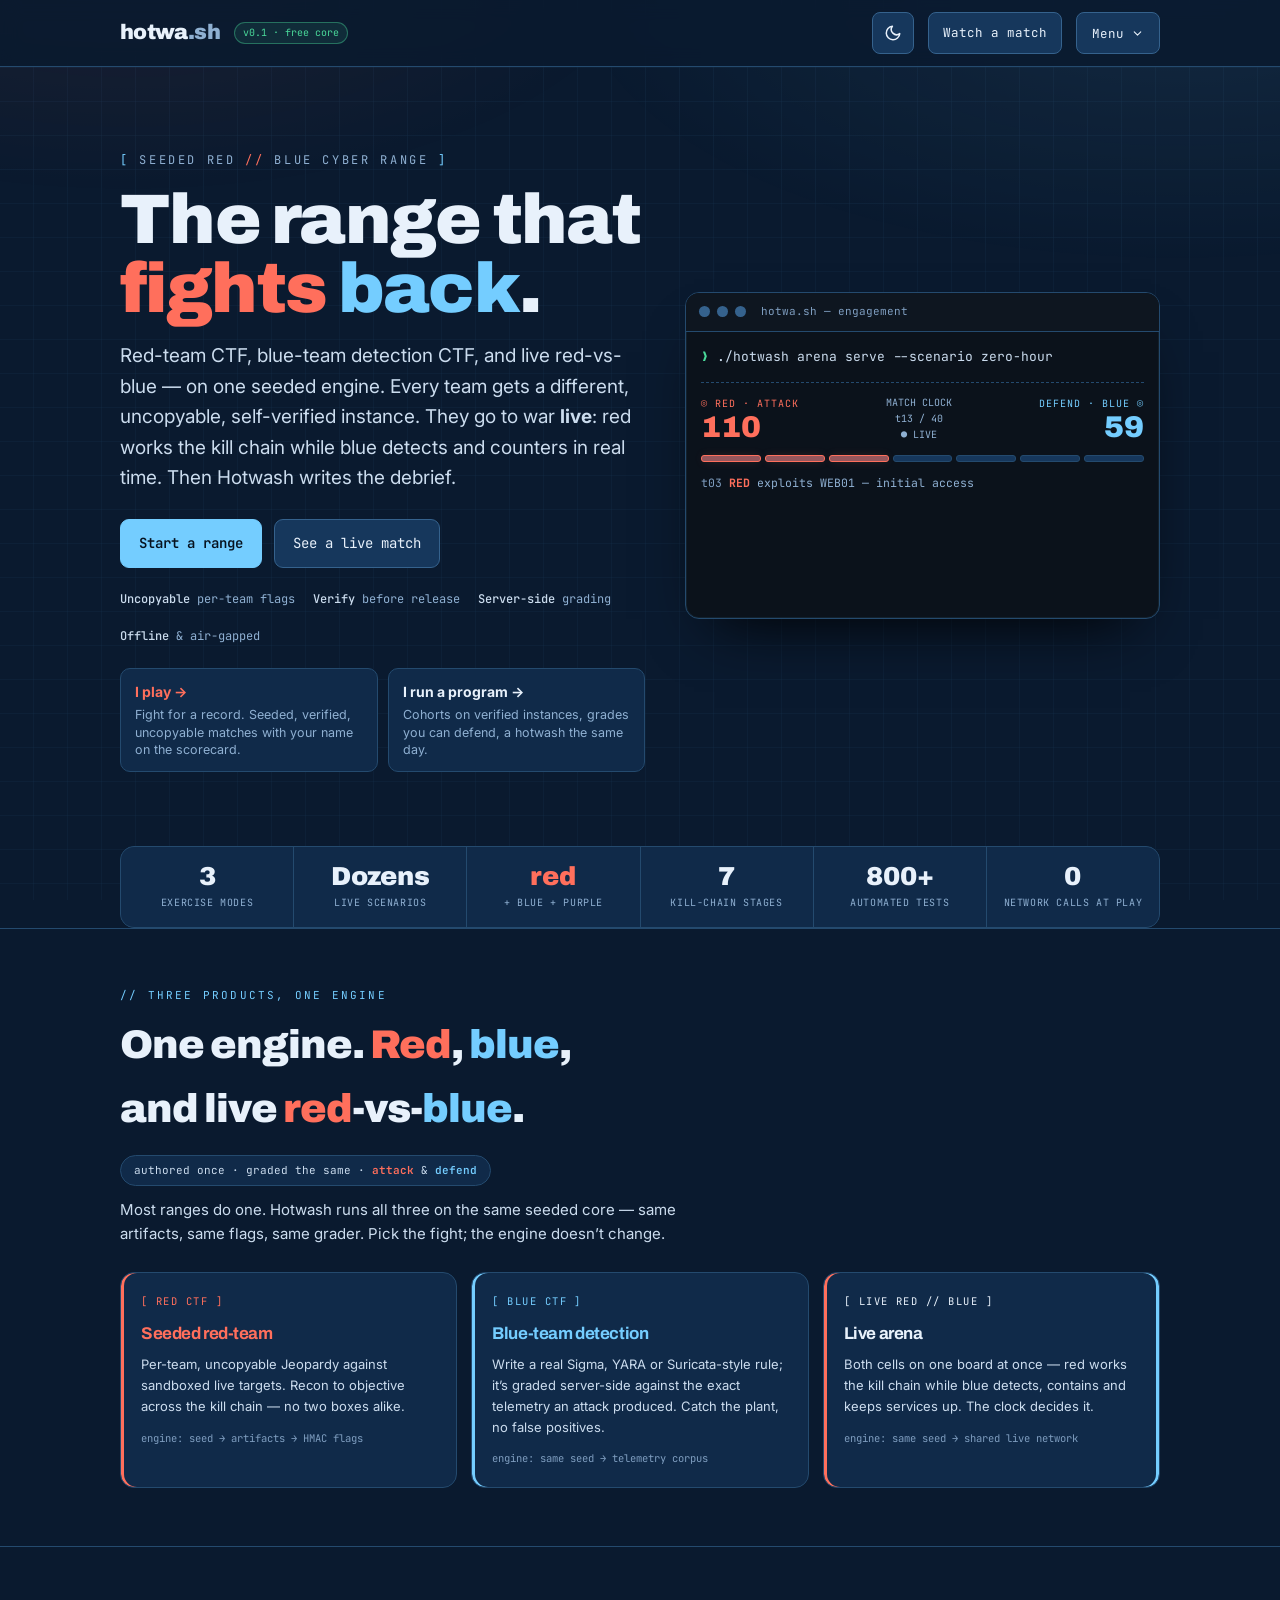
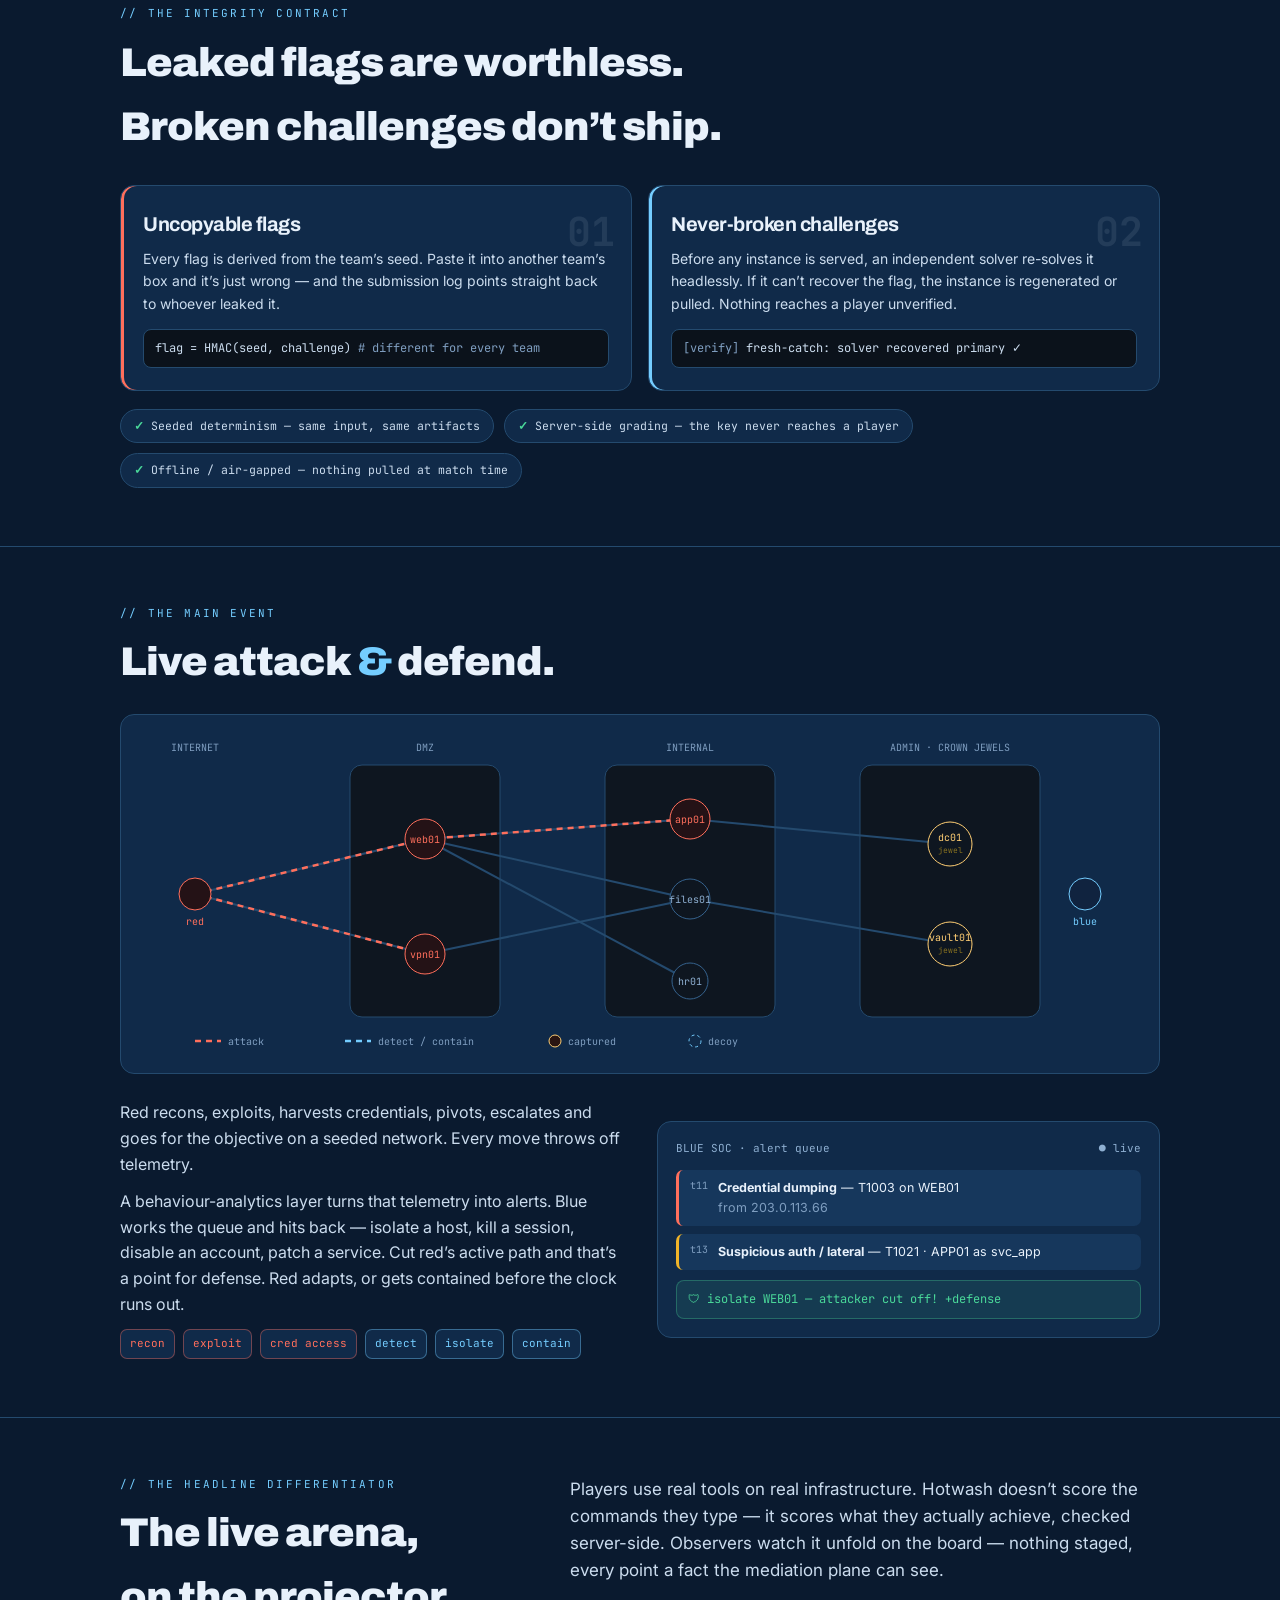
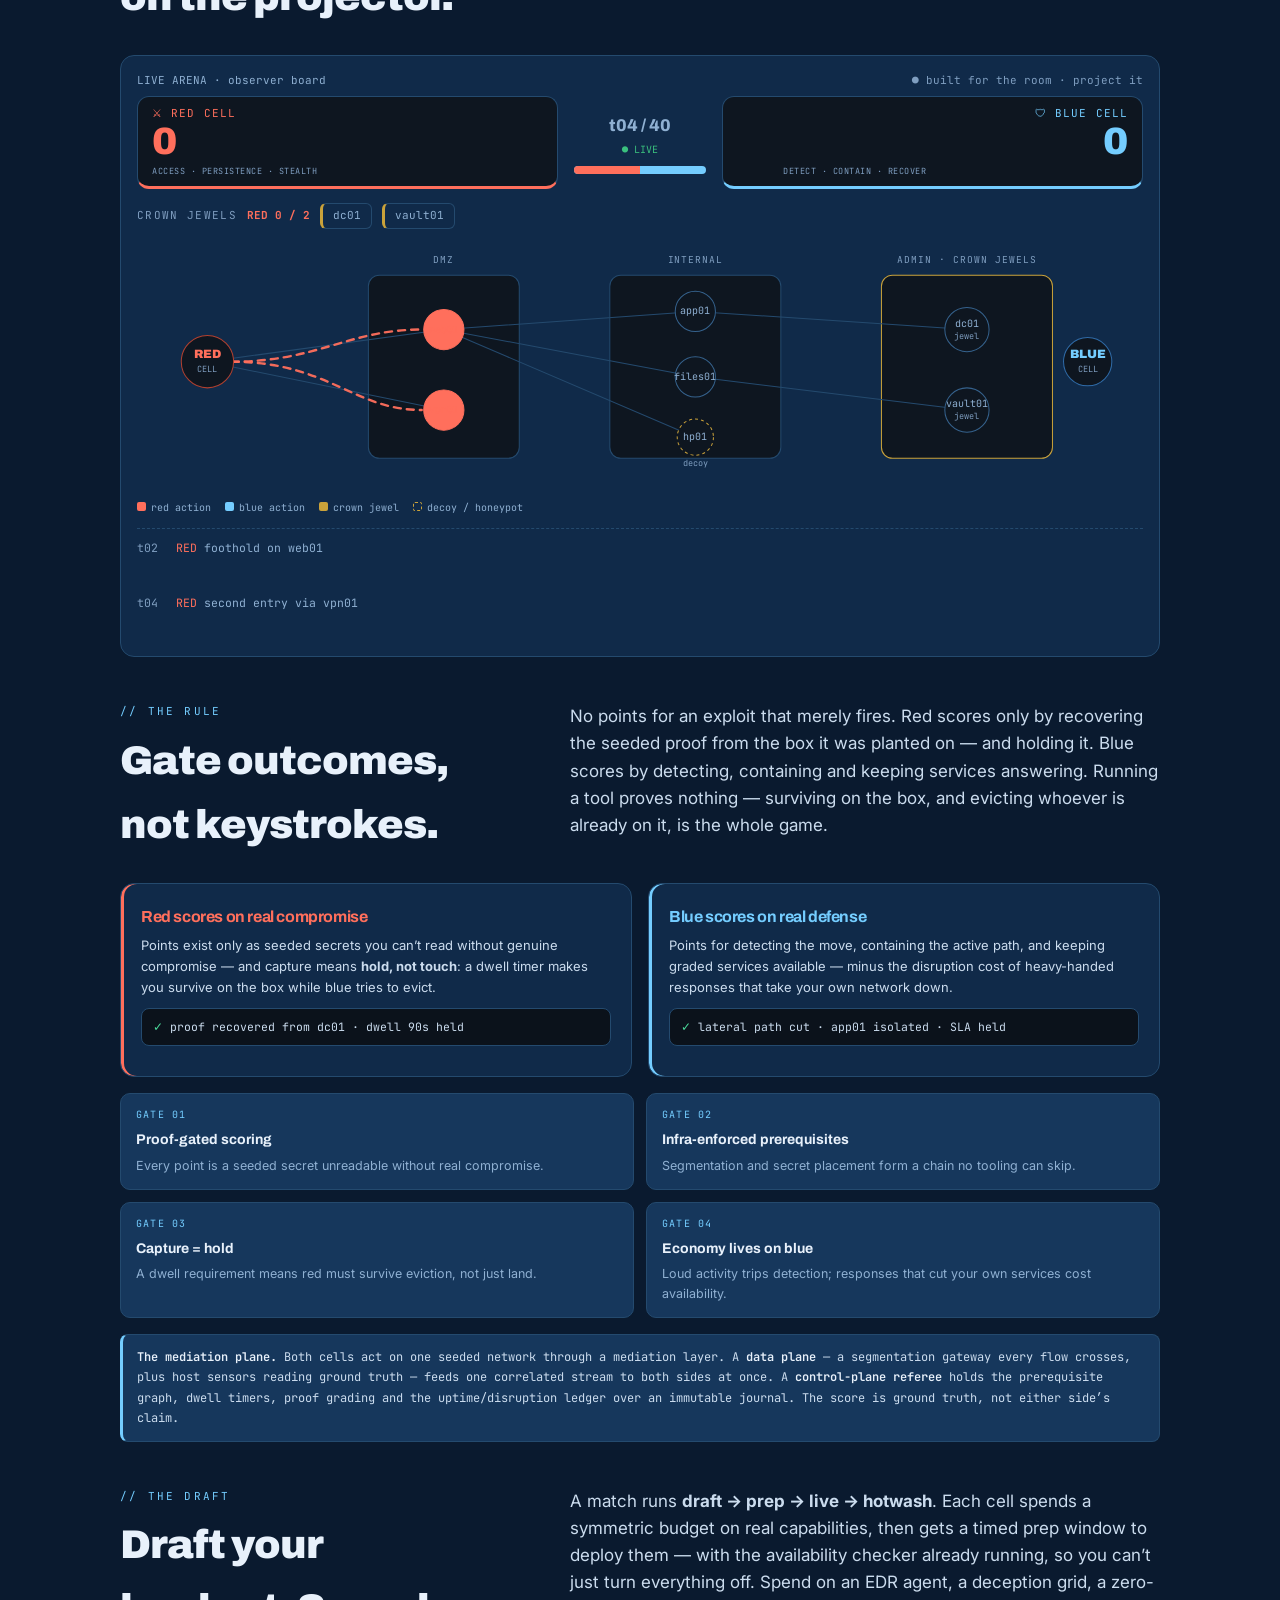
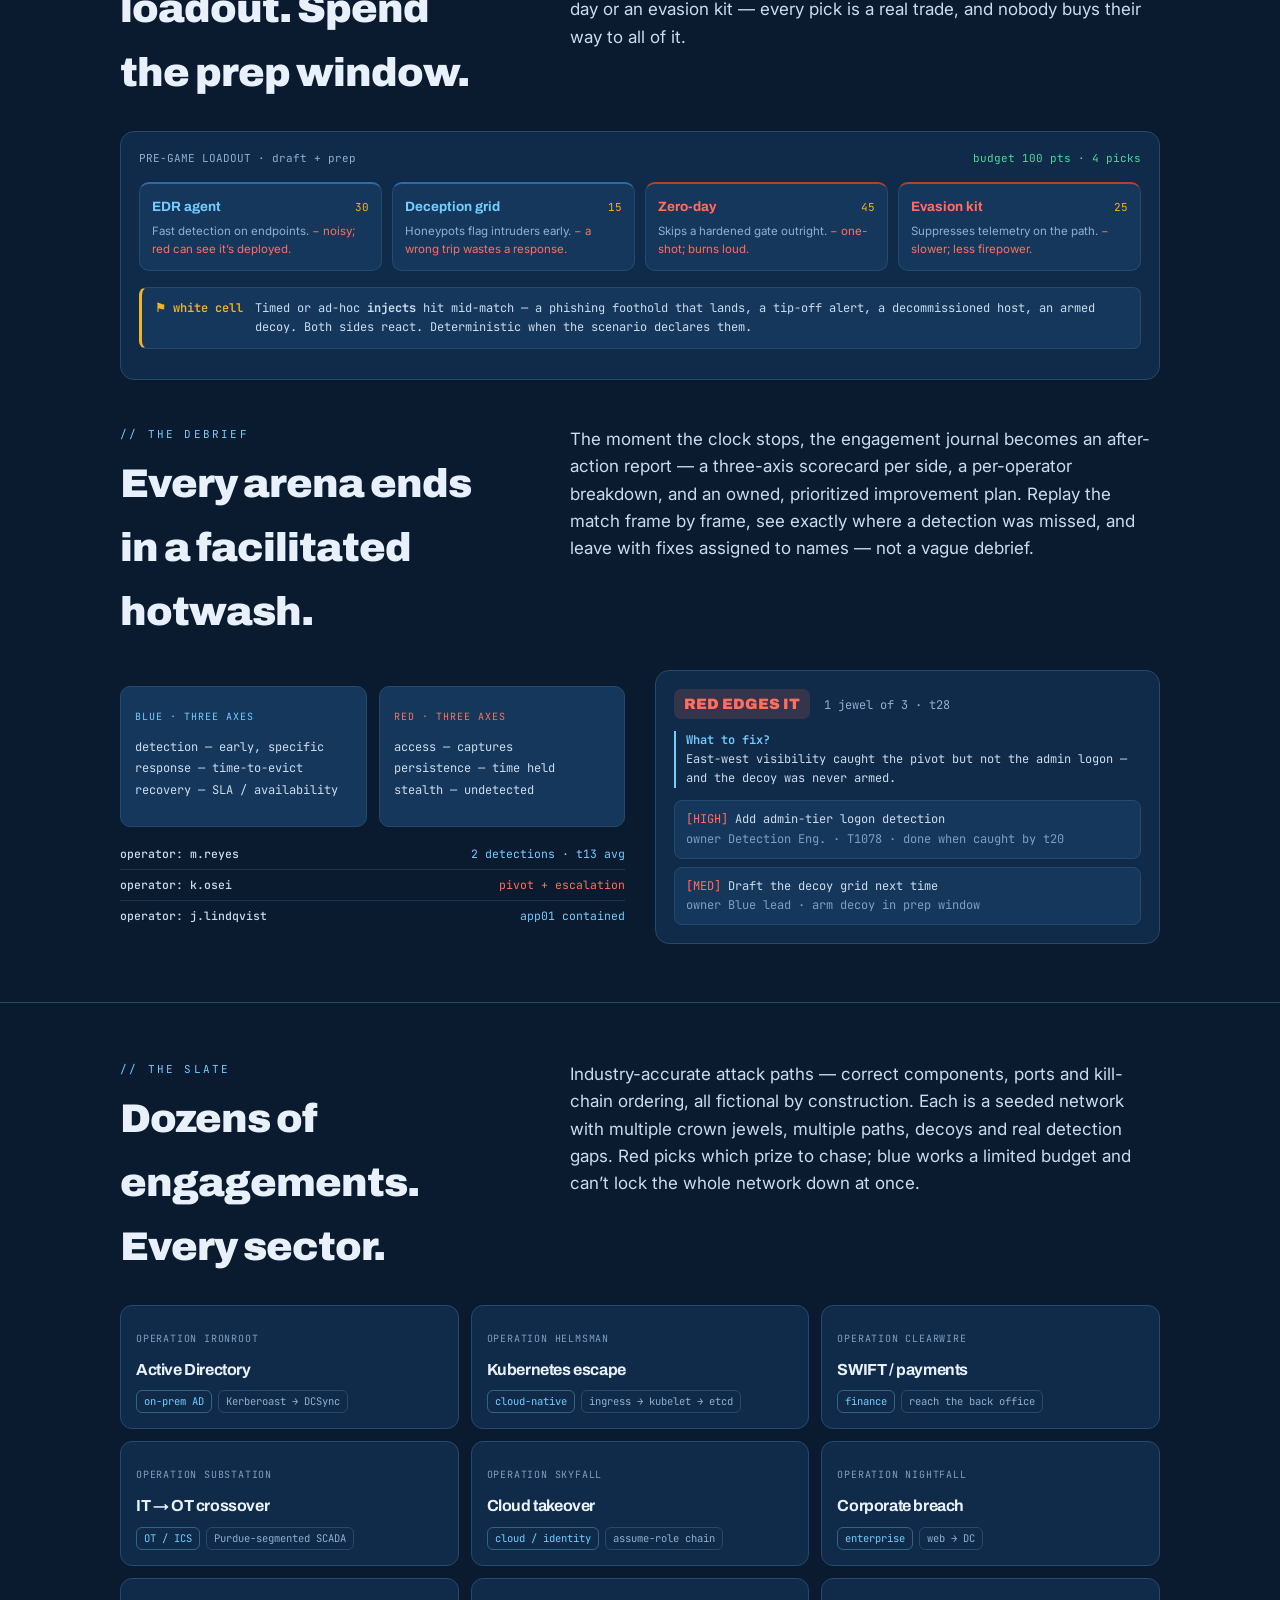
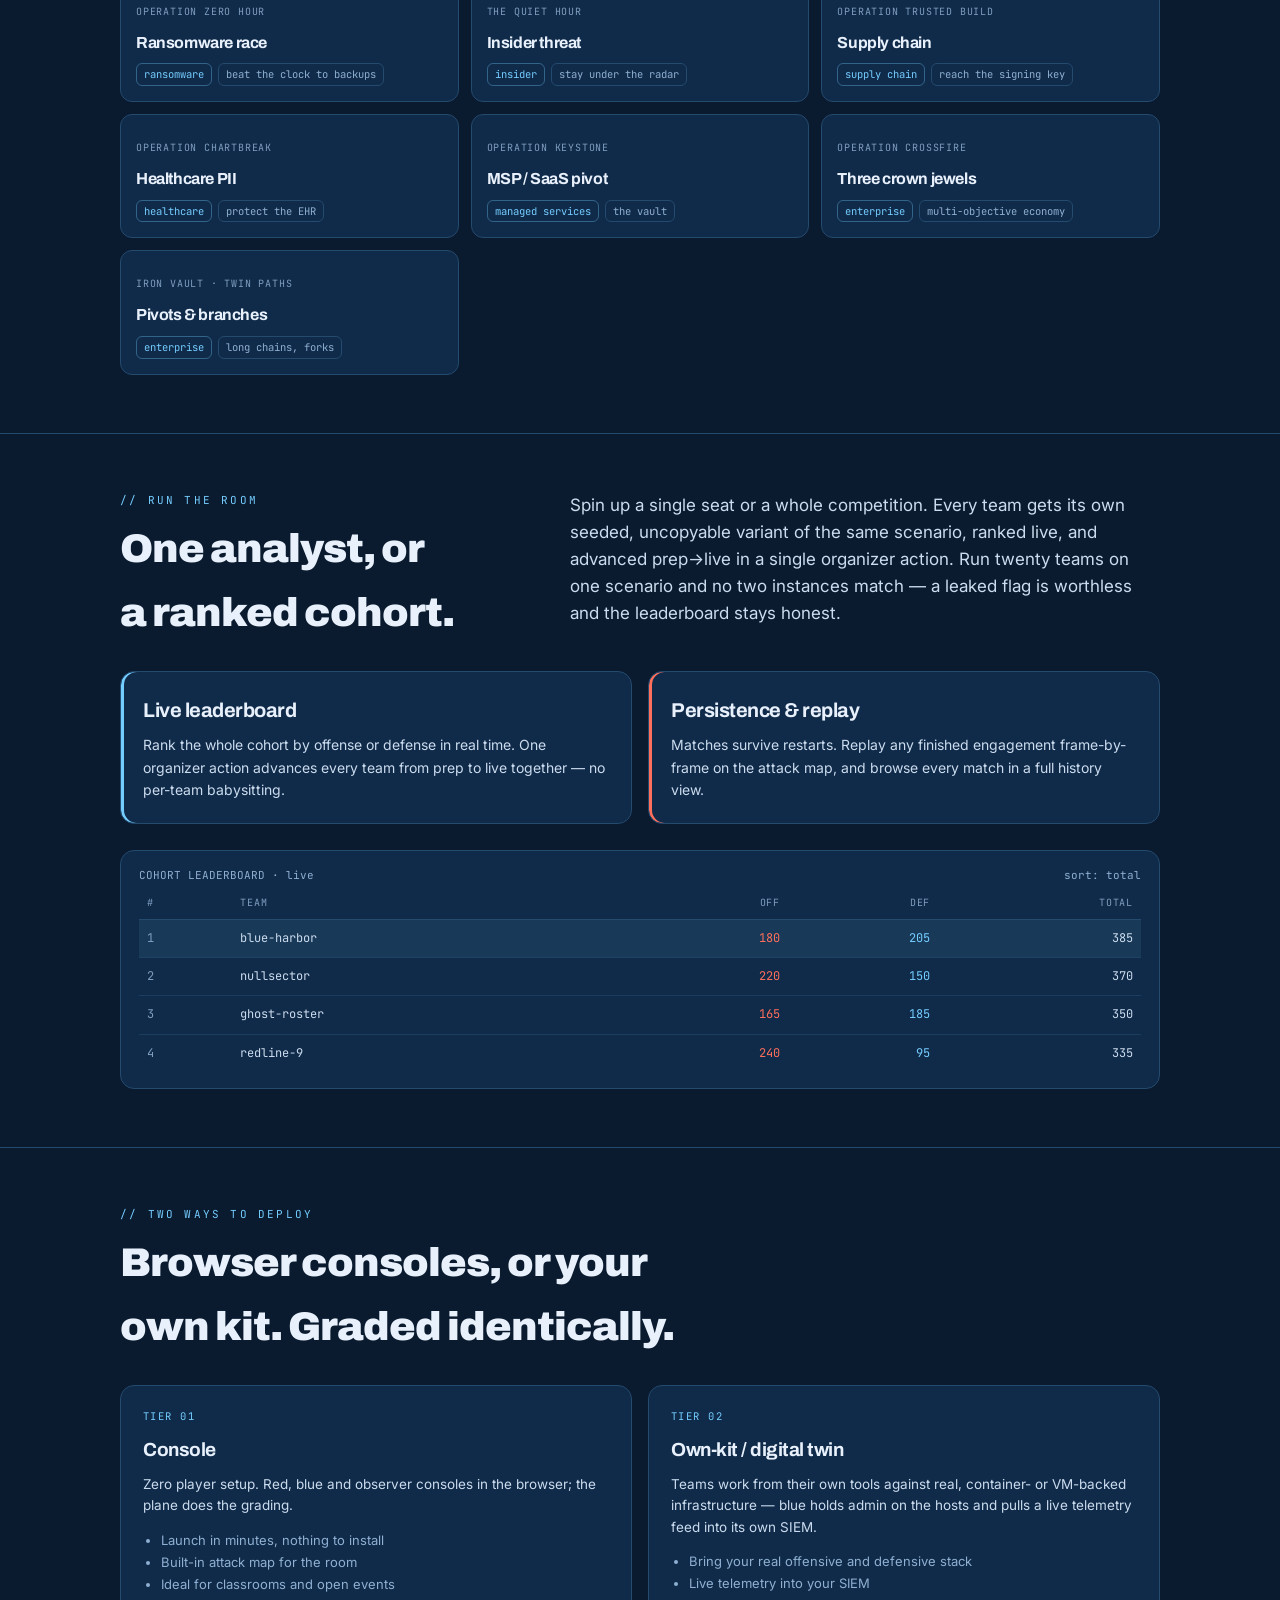
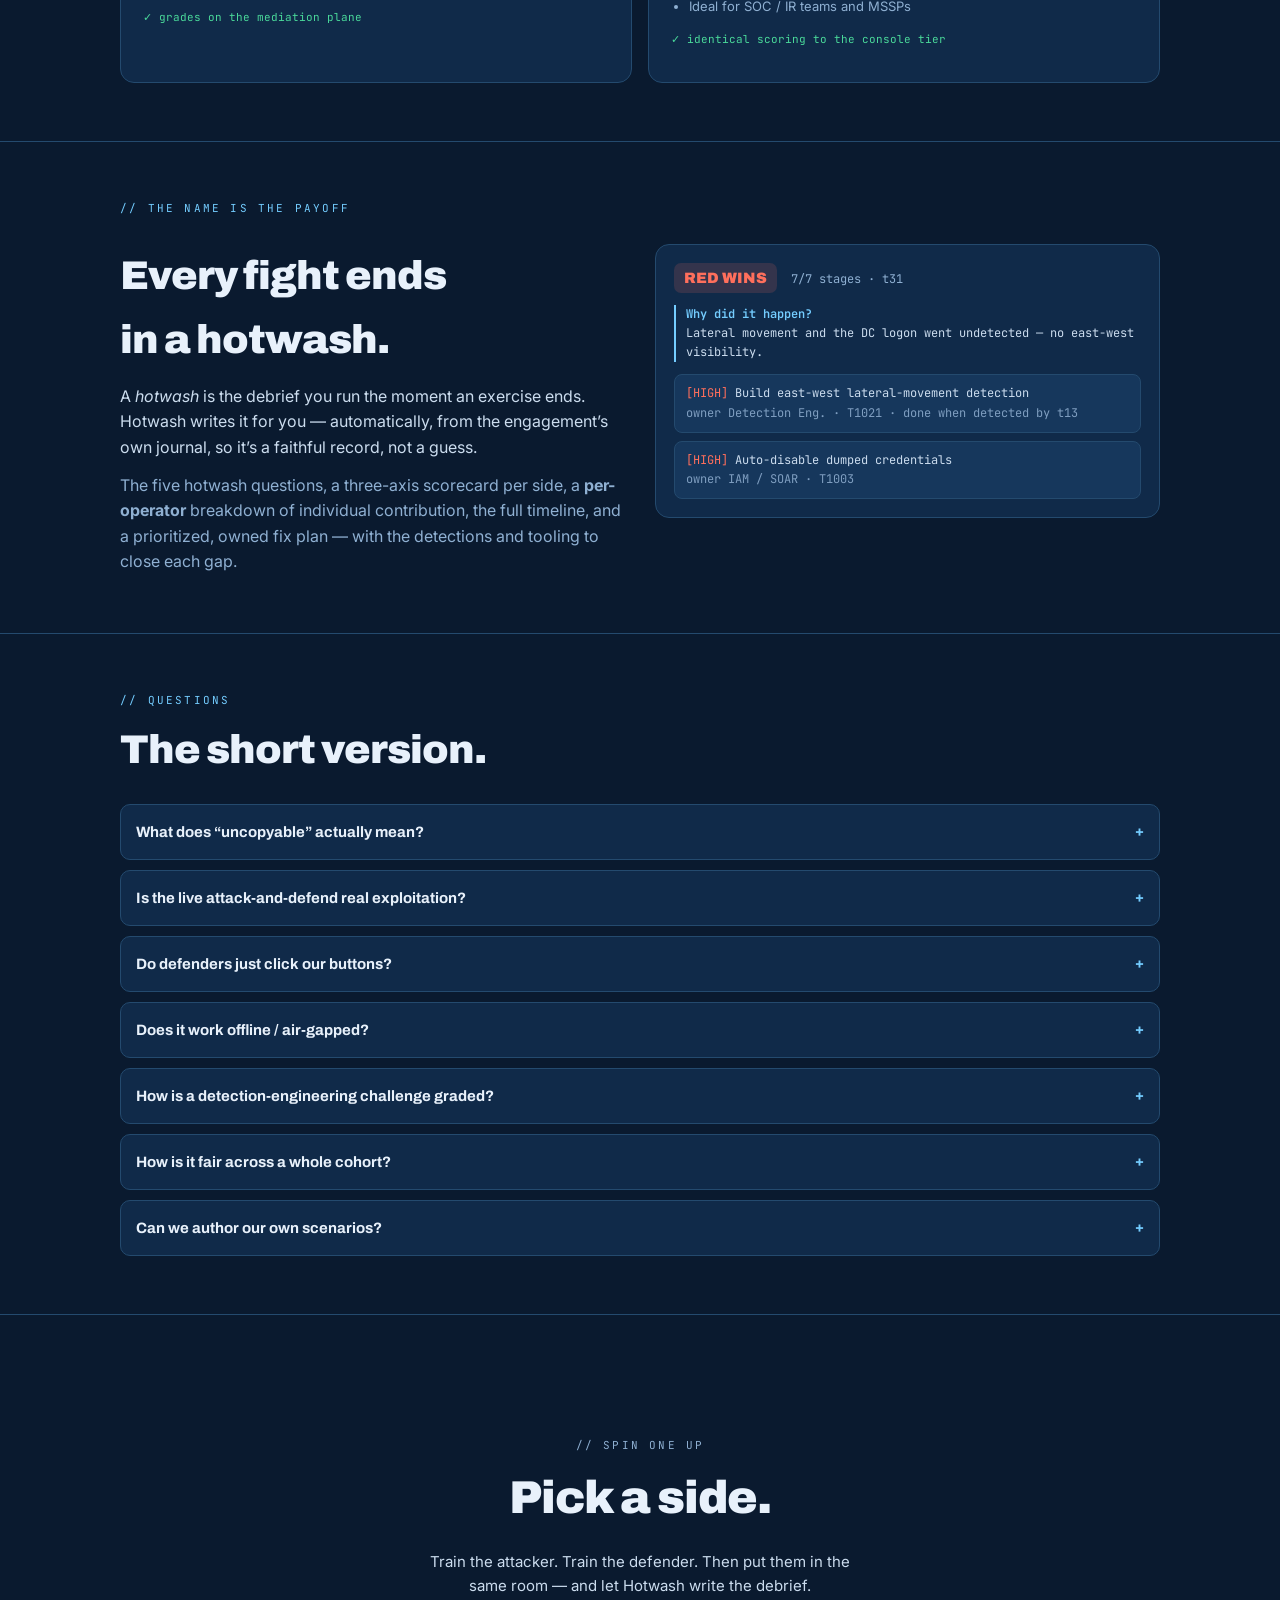
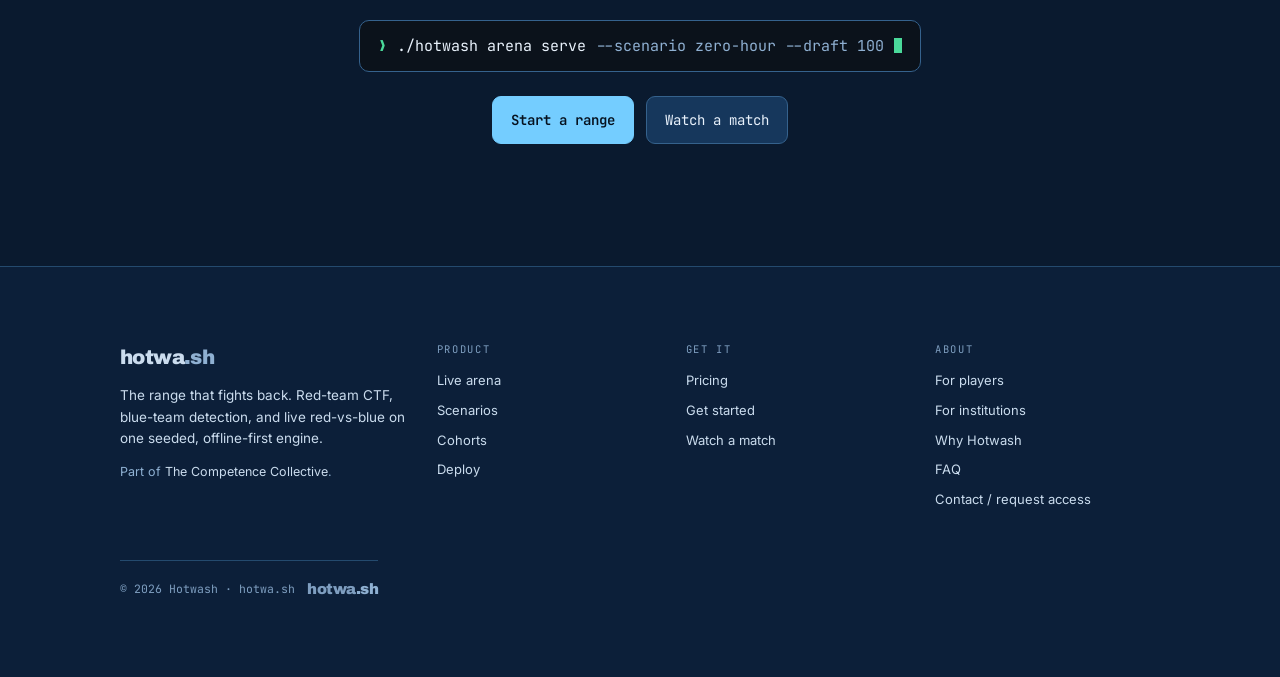
<file: index.html>
<!doctype html>
<html lang="en">
<head>
<meta charset="utf-8">
<meta name="viewport" content="width=device-width, initial-scale=1">
<script>try{var t=localStorage.getItem('hotwash-theme');document.documentElement.dataset.theme=(t==='light'||t==='dark')?t:'dark';}catch(e){document.documentElement.dataset.theme='dark';}</script>
<title>hotwa.sh — the cyber range that fights back</title>
<meta name="description" content="Hotwash runs red-team CTF, blue-team detection CTF, and live red-vs-blue on one seeded, server-graded, offline-first engine. Uncopyable per-team flags, verify-before-release, and a facilitated after-action hotwash.">
<link rel="canonical" href="https://hotwa.sh/">
<meta name="theme-color" content="#0a0f16">
<meta property="og:title" content="hotwa.sh — the cyber range that fights back">
<meta property="og:description" content="Three modes on one engine: red CTF, blue detection CTF, and live red-vs-blue. Seeded, uncopyable, self-verifying, offline. Then the hotwash.">
<meta property="og:url" content="https://hotwa.sh/">
<meta property="og:type" content="website">
<link rel="icon" href="data:image/svg+xml,%3Csvg xmlns=%27http://www.w3.org/2000/svg%27 viewBox=%270 0 32 32%27%3E%3Crect width=%2732%27 height=%2732%27 rx=%277%27 fill=%27%2316212e%27/%3E%3Ctext x=%2716%27 y=%2722%27 font-family=%27Arial Black,Arial,sans-serif%27 font-weight=%27900%27 font-size=%2714%27 letter-spacing=%27-0.5%27 text-anchor=%27middle%27 fill=%27%23eef4fb%27%3E.sh%3C/text%3E%3C/svg%3E">
<link rel="preconnect" href="https://fonts.googleapis.com"><link rel="preconnect" href="https://fonts.gstatic.com" crossorigin>
<link rel="stylesheet" href="https://fonts.googleapis.com/css2?family=Archivo:wght@500;700;800;900&family=Inter:wght@400;500;600&family=JetBrains+Mono:wght@400;500;600;700&display=swap">
<link rel="stylesheet" href="/assets/site.css">
<style>
  /* Steel palette (matches the platform) + DEFCON energy: terminal motifs, mono accents, red/blue duality. Dark by design. */
  :root{
    /* Blueprint: cyanotype navy stock, chalk lines, vermilion as the lone warm note */
    --bg:#0a1a2f; --panel:#102a49; --elev:#16375c; --line:#244a6e; --line-2:#35628d;
    --ink:#e8f1fb; --ink-2:#cbdcee; --mut:#8fb0d2; --faint:#7f9ec0;
    --red:#ff6f5c; --red-dim:#b2402f; --blue:#74cdff; --blue-dim:#2f6aa6; --ok:#4ad99a; --amber:#f0b429; --gold:#ffce73;
    --disp:"Archivo",system-ui,"Arial Black",sans-serif; --body:"Inter",system-ui,"Segoe UI",Roboto,sans-serif;
    --mono:"JetBrains Mono",ui-monospace,SFMono-Regular,Menlo,monospace;
    color-scheme:dark;
  }
  *{box-sizing:border-box}
  html{scroll-behavior:smooth}
  body{margin:0;background:var(--bg);color:var(--ink);font-family:var(--body);line-height:1.6;overflow-x:hidden;-webkit-font-smoothing:antialiased}
  /* ambient background: grid + red/blue glows */
  body::before{content:"";position:fixed;inset:0;z-index:-2;pointer-events:none;
    background:
      radial-gradient(900px 420px at 10% -6%,color-mix(in srgb,var(--red) 16%,transparent),transparent 60%),
      radial-gradient(1000px 460px at 92% -2%,color-mix(in srgb,var(--blue) 18%,transparent),transparent 62%),
      linear-gradient(transparent 0 97%, color-mix(in srgb,var(--line) 55%,transparent) 100%) 0 0/100% 34px,
      linear-gradient(90deg, transparent 0 97%, color-mix(in srgb,var(--line) 55%,transparent) 100%) 0 0/34px 100%;
    opacity:.5}
  a{color:inherit;text-decoration:none}
  .wrap{max-width:1080px;margin:0 auto;padding:0 20px}
  .mono{font-family:var(--mono)}
  .eyebrow{font-family:var(--mono);font-size:12px;letter-spacing:.22em;text-transform:uppercase;color:var(--mut)}
  .eyebrow .bk{color:var(--blue)}
  h1,h2,h3{font-family:var(--disp);letter-spacing:-.025em;text-wrap:balance}
  .r{color:var(--red)} .b{color:var(--blue)}
  /* ===== accessibility: skip link + focus ===== */
  .skip{position:absolute;left:8px;top:-60px;z-index:100;background:var(--blue);color:#06121f;font-family:var(--mono);font-weight:600;
    font-size:13px;padding:11px 16px;border-radius:0 0 9px 9px;transition:top .15s}
  .skip:focus{top:0}
  a:focus-visible,button:focus-visible,summary:focus-visible,[tabindex]:focus-visible{outline:2px solid var(--blue);outline-offset:3px;border-radius:6px}
  .btn.primary:focus-visible,.cta:focus-visible,.menubtn:focus-visible{outline-color:var(--ink)}
  @media(prefers-reduced-motion:reduce){html{scroll-behavior:auto}}
  /* header chrome (bar, wordmark, badge, theme toggle, CTA, supermenu) lives in /assets/site.css */
  /* hero */
  .hero{padding:72px 0 44px}
  .hero-grid{display:grid;grid-template-columns:1.05fr .95fr;gap:40px;align-items:center}
  @media(max-width:900px){.hero-grid{grid-template-columns:1fr;gap:28px}}
  h1.big{font-size:clamp(38px,6.6vw,70px);font-weight:900;line-height:.98;margin:16px 0 0}
  .lede{font-size:clamp(16px,2.3vw,19px);color:var(--ink-2);max-width:54ch;margin:18px 0 0}
  .hero-cta{display:flex;gap:12px;flex-wrap:wrap;margin-top:26px}
  .btn{font-family:var(--mono);font-size:14px;border-radius:9px;padding:12px 18px;border:1px solid var(--line-2);
    background:var(--elev);color:var(--ink);cursor:pointer;transition:.15s;display:inline-flex;gap:8px;align-items:center;min-height:44px}
  .btn.primary{background:var(--blue);border-color:var(--blue);color:#06121f;font-weight:600}
  .btn.primary:hover{box-shadow:0 0 22px -6px var(--blue);transform:translateY(-1px)}
  .btn.ghost:hover{border-color:var(--ink);transform:translateY(-1px)}
  .trust{margin-top:22px;display:flex;gap:18px;flex-wrap:wrap;font-family:var(--mono);font-size:12px;color:var(--mut)}
  .paths{display:grid;grid-template-columns:1fr 1fr;gap:10px;margin-top:22px}
  .path{display:block;border:1px solid var(--line);border-radius:10px;padding:12px 14px;background:var(--panel);transition:.15s}
  .path:hover{border-color:var(--blue)} .path.r:hover{border-color:var(--red)}
  .path b{display:block;font-size:14px}
  .path span{display:block;font-size:12.5px;color:var(--mut);margin-top:3px;line-height:1.4}
  @media(max-width:520px){.paths{grid-template-columns:1fr}}
  .trust b{color:var(--ink-2);font-weight:500}
  /* terminal card */
  .term{background:#0b121b;border:1px solid var(--line);border-radius:14px;overflow:hidden;
    box-shadow:0 30px 60px -30px #000, inset 0 0 0 1px color-mix(in srgb,var(--blue) 8%,transparent)}
  .term .tt{display:flex;align-items:center;gap:7px;padding:10px 13px;border-bottom:1px solid var(--line);background:#0e1620}
  .term .tt i{width:11px;height:11px;border-radius:50%;background:var(--line-2);display:block}
  .term .tt .t{font-family:var(--mono);font-size:11px;color:var(--faint);margin-left:8px}
  .term .body{padding:15px;font-family:var(--mono);font-size:13px;min-height:286px}
  .term .line{color:var(--ink-2);white-space:pre-wrap;word-break:break-word}
  .term .prompt{color:var(--ok)}
  .cursor{display:inline-block;width:8px;height:15px;background:var(--ok);vertical-align:-2px;animation:blink 1s steps(1) infinite}
  @keyframes blink{50%{opacity:0}}
  .board{margin-top:14px;border-top:1px dashed var(--line);padding-top:12px;opacity:0;transition:opacity .4s}
  .board.on{opacity:1}
  .brow{display:flex;justify-content:space-between;align-items:center;gap:10px}
  .side{font-family:var(--mono);font-size:10px;letter-spacing:.1em}
  .num{font-family:var(--disp);font-weight:900;font-size:30px;line-height:1}
  .num.r{color:var(--red)} .num.b{color:var(--blue)}
  .clock{font-family:var(--mono);font-size:10px;color:var(--mut);text-align:center}
  .rail{display:flex;gap:4px;margin-top:12px}
  .rail .st{flex:1;height:7px;border-radius:3px;background:var(--elev);border:1px solid var(--line);transition:.3s}
  .rail .st.on{background:color-mix(in srgb,var(--red) 55%,var(--elev));border-color:var(--red);box-shadow:0 0 10px -3px var(--red)}
  .pbp{margin-top:12px;font-family:var(--mono);font-size:11.5px;color:var(--mut);min-height:34px}
  .pbp .ev{opacity:0;transform:translateY(4px);transition:.3s}
  .pbp .ev.show{opacity:1;transform:none}
  .pbp .ev b.r{color:var(--red)} .pbp .ev b.b{color:var(--blue)} .pbp .ev .cut{color:var(--ok)}
  /* sections */
  section{padding:58px 0;border-top:1px solid var(--line)}
  .sec-k{font-family:var(--mono);font-size:11px;letter-spacing:.2em;text-transform:uppercase;color:var(--blue);margin:0 0 8px}
  h2.sec{font-size:clamp(26px,4.2vw,40px);font-weight:900;margin:0;max-width:26ch;text-wrap:balance}
  .sec-lede{color:var(--ink-2);font-size:15px;max-width:62ch;margin:12px 0 0}
  /* two-column section header: heading left, lede right, filling the width with no dead middle band */
  .sechead{display:grid;grid-template-columns:0.82fr 1.18fr;gap:14px 40px;align-items:start}
  .sechead h2.sec{max-width:none;text-wrap:normal}            /* fill the column, don't balance narrow */
  .sechead .sh-l{min-width:0}
  .sechead .sec-lede{max-width:none;margin:0;font-size:17px;line-height:1.6}
  @media(max-width:860px){.sechead{grid-template-columns:1fr;gap:10px}.sechead .sec-lede{font-size:16px;max-width:62ch}}
  /* reveal on scroll */
  .reveal{opacity:0;transform:translateY(16px);transition:opacity .5s ease,transform .5s ease}
  .reveal.in{opacity:1;transform:none}
  @media(prefers-reduced-motion:reduce){.reveal{opacity:1;transform:none;transition:none}.cursor{animation:none}}
  /* guarantees */
  .two{display:grid;grid-template-columns:1fr 1fr;gap:16px;margin-top:26px}
  @media(max-width:760px){.two{grid-template-columns:1fr}}
  .gcard{position:relative;background:var(--panel);border:1px solid var(--line);border-radius:14px;padding:22px;overflow:hidden;transition:.18s}
  .gcard:hover{border-color:var(--line-2);transform:translateY(-3px)}
  .gcard .tagn{position:absolute;top:14px;right:16px;font-family:var(--mono);font-size:40px;font-weight:700;color:color-mix(in srgb,var(--ink) 9%,transparent)}
  .gcard h3{font-size:20px;margin:0 0 8px}
  .gcard p{color:var(--ink-2);font-size:14px;margin:0}
  .gcard .cmd{margin-top:14px;font-family:var(--mono);font-size:12px;color:var(--ink-2);background:#0b121b;border:1px solid var(--line);border-radius:8px;padding:9px 11px;overflow-x:auto}
  .gcard .cmd .mut{color:var(--faint)}
  .edge-r{box-shadow:inset 3px 0 0 var(--red)} .edge-b{box-shadow:inset 3px 0 0 var(--blue)}
  .pledge{display:flex;gap:10px;flex-wrap:wrap;margin-top:18px}
  .pledge .p{font-family:var(--mono);font-size:11.5px;color:var(--ink-2);border:1px solid var(--line);border-radius:999px;padding:7px 13px;background:var(--panel)}
  .pledge .p b{color:var(--ok);font-weight:600}
  /* live band */
  .live{display:grid;grid-template-columns:1fr 1fr;gap:34px;align-items:center;margin-top:26px}
  @media(max-width:860px){.live{grid-template-columns:1fr}}
  .live h2{margin-bottom:12px}
  .live p{color:var(--ink-2);margin:0 0 12px}
  .kv{display:flex;gap:8px;flex-wrap:wrap;margin-top:8px}
  .kv .chip{font-family:var(--mono);font-size:11px;color:var(--mut);border:1px solid var(--line);border-radius:7px;padding:5px 9px;background:var(--panel)}
  .kv .chip.r{color:var(--red);border-color:color-mix(in srgb,var(--red) 40%,transparent)}
  .kv .chip.b{color:var(--blue);border-color:color-mix(in srgb,var(--blue) 40%,transparent)}
  .socpanel{background:var(--panel);border:1px solid var(--line);border-radius:14px;padding:18px}
  .socpanel .hd{display:flex;justify-content:space-between;align-items:center;font-family:var(--mono);font-size:11px;color:var(--mut);margin-bottom:12px}
  .alert{display:flex;gap:10px;align-items:flex-start;font-size:12.5px;border-left:3px solid var(--amber);padding:8px 11px;border-radius:7px;background:var(--elev);margin-bottom:8px}
  .alert.crit{border-left-color:var(--red)}
  .alert .tk{font-family:var(--mono);font-size:10px;color:var(--faint)}
  .rem{margin-top:10px;font-family:var(--mono);font-size:12px;color:var(--ok);background:color-mix(in srgb,var(--ok) 10%,transparent);
    border:1px solid color-mix(in srgb,var(--ok) 30%,transparent);border-radius:8px;padding:9px 11px}
  /* the loop */
  .loop{display:grid;grid-template-columns:repeat(5,1fr);gap:12px;margin-top:28px}
  @media(max-width:860px){.loop{grid-template-columns:repeat(2,1fr)}}
  @media(max-width:460px){.loop{grid-template-columns:1fr}}
  .step{background:var(--panel);border:1px solid var(--line);border-radius:12px;padding:16px;position:relative}
  .step .n{font-family:var(--mono);font-size:11px;color:var(--blue);letter-spacing:.1em}
  .step h3{font-size:15px;margin:8px 0 5px}
  .step p{font-size:12.5px;color:var(--mut);margin:0}
  /* features */
  .feat{display:grid;grid-template-columns:repeat(3,1fr);gap:14px;margin-top:26px}
  @media(max-width:820px){.feat{grid-template-columns:1fr 1fr}}
  @media(max-width:520px){.feat{grid-template-columns:1fr}}
  .fc{background:var(--panel);border:1px solid var(--line);border-radius:12px;padding:16px;transition:.16s}
  .fc:hover{border-color:var(--line-2);background:var(--elev)}
  .fc .ic{font-family:var(--mono);font-size:11px;color:var(--blue);margin-bottom:8px}
  .fc h3{font-size:15px;margin:0 0 5px}.fc p{font-size:12.5px;color:var(--mut);margin:0}
  /* modes */
  .modes{display:flex;gap:10px;flex-wrap:wrap;margin-top:22px}
  .mode{font-family:var(--mono);font-size:12.5px;color:var(--ink-2);border:1px solid var(--line);border-radius:9px;padding:9px 13px;background:var(--panel)}
  .mode .mut{color:var(--faint)}
  /* cta band */
  .ctaband{text-align:center;padding:64px 20px}
  .ctaband h2{font-size:clamp(28px,5vw,46px);font-weight:900;margin:0}
  .ctaband p.sub{color:var(--ink-2);max-width:48ch;margin:14px auto 0;font-size:15px}
  .ctaband .run{display:inline-flex;gap:10px;align-items:center;margin-top:22px;font-family:var(--mono);font-size:15px;
    background:#0b121b;border:1px solid var(--line-2);border-radius:10px;padding:13px 18px;max-width:100%;overflow-x:auto}
  .ctaband .run .p{color:var(--ok)}
  .ctaband .btnrow{display:flex;gap:12px;flex-wrap:wrap;justify-content:center;margin-top:24px}
  /* stat band */
  .statband{display:grid;grid-template-columns:repeat(6,1fr);gap:1px;background:var(--line);border:1px solid var(--line);border-radius:14px;overflow:hidden;margin-top:30px}
  @media(max-width:820px){.statband{grid-template-columns:repeat(3,1fr)}}
  @media(max-width:460px){.statband{grid-template-columns:repeat(2,1fr)}}
  .statband .st2{background:var(--panel);padding:16px 14px;text-align:center}
  .statband .st2 b{font-family:var(--disp);font-weight:900;font-size:26px;display:block;line-height:1}
  .statband .st2 span{font-family:var(--mono);font-size:10px;letter-spacing:.06em;text-transform:uppercase;color:var(--mut);display:block;margin-top:6px}
  /* attack-front map */
  .mapwrap{margin-top:8px;background:var(--panel);border:1px solid var(--line);border-radius:14px;padding:14px}
  .frontmap{width:100%;display:block;color:var(--mut)}
  .frontmap .lane{fill:#0e1620;stroke:var(--line)}
  .frontmap .lbl{font-family:"JetBrains Mono",monospace;font-size:10px;fill:var(--faint)}
  .frontmap .hostname{font-family:"JetBrains Mono",monospace;font-size:10px}
  .frontmap .edge{stroke:var(--line);stroke-width:2}
  .frontmap .arc{stroke:var(--red);stroke-width:2.5;fill:none;stroke-dasharray:6 5;stroke-dashoffset:260;opacity:0}
  .frontmap .arc.on{opacity:1;animation:dash 1.1s linear forwards}
  @keyframes dash{to{stroke-dashoffset:0}}
  .frontmap .darc{stroke:var(--blue);stroke-width:2.5;fill:none;stroke-dasharray:6 5;stroke-dashoffset:260;opacity:0}
  .frontmap .darc.on{opacity:1;animation:dash 1.1s linear forwards}
  .frontmap .node{transition:.3s}
  .frontmap .node.hot circle{stroke:var(--red);fill:#241216}
  .frontmap .node.hot text{fill:var(--red)}
  .frontmap .node.held circle{stroke:var(--gold);fill:#2a1512;stroke-width:2.5}
  .frontmap .node.held text{fill:var(--gold)}
  .frontmap .node.def circle{stroke:var(--blue);fill:#10233f}
  .frontmap .node.def text{fill:var(--blue)}
  .frontmap .decoyring{fill:none;stroke:var(--blue);stroke-width:2;stroke-dasharray:4 4;opacity:0;transition:.4s}
  .frontmap .node.decoy .decoyring{opacity:.85}
  .frontmap .node.decoy circle{stroke:var(--blue)} .frontmap .node.decoy text{fill:var(--blue)}
  .frontmap .node.iso{opacity:.55} .frontmap .node.iso circle{stroke:var(--blue);stroke-dasharray:3 3} .frontmap .node.iso text{fill:var(--blue)}
  .frontmap .shield{opacity:0;transition:.4s} .frontmap .node.def .shield{opacity:1}
  @media(prefers-reduced-motion:reduce){.frontmap .arc,.frontmap .darc{opacity:1;stroke-dashoffset:0;animation:none}}
  /* ===== LIVE ARENA ===== */
  .arena-head{display:flex;flex-wrap:wrap;align-items:flex-end;justify-content:space-between;gap:14px}
  .arena-tag{font-family:var(--mono);font-size:11px;color:var(--ink-2);border:1px solid var(--line);border-radius:999px;padding:6px 13px;background:var(--panel)}
  .arena-tag b.r{color:var(--red);font-weight:600} .arena-tag b.b{color:var(--blue);font-weight:600}
  /* three products */
  .prods{display:grid;grid-template-columns:repeat(3,1fr);gap:14px;margin-top:26px}
  @media(max-width:820px){.prods{grid-template-columns:1fr}}
  .prod{position:relative;background:var(--panel);border:1px solid var(--line);border-radius:14px;padding:20px;overflow:hidden;transition:.18s}
  .prod:hover{border-color:var(--line-2);transform:translateY(-3px)}
  .prod .pk{font-family:var(--mono);font-size:10.5px;letter-spacing:.14em;text-transform:uppercase;margin-bottom:10px}
  .prod.r .pk{color:var(--red)} .prod.b .pk{color:var(--blue)} .prod.p .pk{color:var(--ink)}
  .prod.r{box-shadow:inset 3px 0 0 var(--red)} .prod.b{box-shadow:inset 3px 0 0 var(--blue)}
  .prod.p{box-shadow:inset 3px 0 0 var(--red),inset -3px 0 0 var(--blue)}
  .prod h3{font-size:17px;margin:0 0 7px}
  .prod p{color:var(--ink-2);font-size:13px;margin:0}
  .prod .eng{margin-top:13px;font-family:var(--mono);font-size:10.5px;color:var(--faint)}
  /* arena attack map */
  .amapwrap{margin-top:26px;background:var(--panel);border:1px solid var(--line);border-radius:14px;padding:16px 16px 12px}
  .amaptop{display:flex;justify-content:space-between;align-items:center;font-family:var(--mono);font-size:11px;color:var(--mut);margin-bottom:6px}
  .amaptop .roomtip{color:var(--faint)}
  .amap{width:100%;display:block;color:var(--mut)}
  .amap .lane{fill:#0e1620;stroke:var(--line)}
  .amap .lane.jewel{stroke:#caa23a}
  .amap .zlbl{font-family:var(--mono);font-size:9.5px;letter-spacing:.1em;fill:var(--faint)}
  .amap .cell{font-family:var(--disp);font-weight:900;font-size:12px}
  .amap .host{font-family:var(--mono);font-size:10px;fill:var(--mut)}
  .amap .sub{font-family:var(--mono);font-size:8.5px;fill:var(--faint)}
  /* the wide map SVGs scale down hard on phones — enlarge their labels so they stay legible */
  @media(max-width:600px){
    .frontmap .lbl{font-size:15px}
    .frontmap .hostname{font-size:17px}
    .amap .zlbl{font-size:14px}
    .amap .cell{font-size:18px}
    .amap .host{font-size:17px}
    .amap .sub{font-size:13px}
  }
  .amap .ring{fill:#0e1620}
  .amap .ring.red{stroke:var(--red-dim)} .amap .ring.blue{stroke:var(--blue-dim)} .amap .ring.host{stroke:var(--line-2)} .amap .ring.decoy{stroke:#caa23a;stroke-dasharray:3 3}
  .amap .flow{fill:none;stroke-width:2.4;stroke-linecap:round;opacity:0;stroke-dasharray:7 6;stroke-dashoffset:300}
  .amap .flow.atk{stroke:var(--red)} .amap .flow.def{stroke:var(--blue)}
  .amap .flow.on{opacity:.95;animation:aflow 1.2s linear forwards}
  @keyframes aflow{to{stroke-dashoffset:0}}
  .amap .node{transition:.35s}
  .amap .node.hot .ring{stroke:var(--red);fill:#241216} .amap .node.hot .host{fill:var(--red)}
  .amap .node.fell .ring{stroke:var(--red);fill:#2a0f12;stroke-width:2.5} .amap .node.fell .host{fill:var(--red)}
  .amap .pulse{fill:var(--red);opacity:0}
  .amap .pulse.on{animation:apulse 1.3s ease-out infinite}
  @keyframes apulse{0%{opacity:.5;r:20}100%{opacity:0;r:34}}
  @media(prefers-reduced-motion:reduce){.amap .flow{opacity:.9;stroke-dashoffset:0;animation:none}.amap .pulse.on{animation:none;opacity:0}}
  .amaplegend{display:flex;flex-wrap:wrap;gap:14px;margin-top:8px;font-family:var(--mono);font-size:10px;color:var(--mut)}
  .amaplegend i{display:inline-block;width:9px;height:9px;border-radius:2px;vertical-align:0;margin-right:5px}
  .amaplegend i.r{background:var(--red)} .amaplegend i.b{background:var(--blue)} .amaplegend i.j{background:#caa23a} .amaplegend i.d{background:transparent;border:1px dashed #caa23a}
  /* observer board: scoreline + crown-jewel status + extra node states */
  .obvscore{display:grid;grid-template-columns:1fr auto 1fr;gap:16px;align-items:center;margin:6px 0 14px}
  .obvscore .team{padding:8px 14px;border-radius:12px;background:#0e1620;border:1px solid var(--line)}
  .obvscore .team.red{border-bottom:3px solid var(--red)} .obvscore .team.blue{border-bottom:3px solid var(--blue);text-align:right}
  .obvscore .tname{font-family:var(--mono);font-size:11px;letter-spacing:.1em}
  .obvscore .team.red .tname{color:var(--red)} .obvscore .team.blue .tname{color:var(--blue)}
  .obvscore .pts{font-family:var(--disp);font-weight:900;font-size:clamp(26px,5vw,38px);line-height:1;font-variant-numeric:tabular-nums}
  .obvscore .team.red .pts{color:var(--red)} .obvscore .team.blue .pts{color:var(--blue)}
  .obvscore .axes{font-family:var(--mono);font-size:8.5px;letter-spacing:.06em;text-transform:uppercase;color:var(--faint);margin-top:4px}
  .obvscore .clock{text-align:center;min-width:132px}
  .obvscore .clock .t{font-family:var(--disp);font-weight:800;font-size:17px;font-variant-numeric:tabular-nums}
  .obvscore .statepill{font-family:var(--mono);font-size:10px;color:#3ac07e;display:inline-block;margin-top:3px}
  .obvscore .mom{height:8px;border-radius:99px;background:var(--blue);overflow:hidden;margin-top:8px}
  .obvscore .mom i{display:block;height:100%;background:var(--red);transition:width .7s ease}
  .oobj{display:flex;align-items:center;gap:10px;flex-wrap:wrap;margin-bottom:12px;font-family:var(--mono);font-size:11px}
  .oobj .k{color:var(--faint);letter-spacing:.12em} .oobj .cnt{color:var(--red);font-weight:700}
  .oobj .jw{border:1px solid var(--line);border-left:3px solid #caa23a;border-radius:6px;padding:3px 10px;color:var(--mut);transition:.4s}
  .oobj .jw.cap{border-left-color:var(--red);color:var(--red);background:#1a0f12}
  .oobj .jw.def{border-left-color:var(--blue);color:var(--blue);background:#0f1b2e}
  .amap .node.def .ring{stroke:var(--blue);fill:#10233f} .amap .node.def .host{fill:var(--blue)}
  .amap .node.decoy .ring{stroke:var(--blue);stroke-dasharray:3 3} .amap .node.decoy .host{fill:var(--blue)}
  .amap .node.iso{opacity:.55} .amap .node.iso .ring{stroke:var(--blue);stroke-dasharray:3 3} .amap .node.iso .host{fill:var(--blue)}
  .amap .shield{opacity:0;transition:.4s} .amap .node.def .shield{opacity:1}
  .pbp{min-height:116px}
  @media(max-width:620px){.obvscore{grid-template-columns:1fr;gap:8px}.obvscore .team.blue{text-align:left}.obvscore .clock{order:-1}}
  /* streaming timeline */
  .stream{margin-top:12px;border-top:1px dashed var(--line);padding-top:10px;font-family:var(--mono);font-size:11.5px;display:grid;gap:5px}
  .stream .row{display:flex;gap:9px;align-items:baseline}
  .stream .row .tk{color:var(--faint);min-width:30px}
  .stream .row .r{color:var(--red)} .stream .row .b{color:var(--blue)} .stream .row .cut{color:var(--ok)} .stream .row .j{color:var(--gold)}
  /* gate outcomes split */
  .gate{display:grid;grid-template-columns:1fr 1fr;gap:16px;margin-top:26px}
  @media(max-width:760px){.gate{grid-template-columns:1fr}}
  .gcol{background:var(--panel);border:1px solid var(--line);border-radius:14px;padding:20px}
  .gcol.r{box-shadow:inset 3px 0 0 var(--red)} .gcol.b{box-shadow:inset 3px 0 0 var(--blue)}
  .gcol h3{font-size:16px;margin:0 0 6px}
  .gcol h3 .r{color:var(--red)} .gcol h3 .b{color:var(--blue)}
  .gcol p{color:var(--ink-2);font-size:13px;margin:0 0 10px}
  .gcol .gated{font-family:var(--mono);font-size:11.5px;color:var(--ink-2);background:#0b121b;border:1px solid var(--line);border-radius:8px;padding:9px 11px}
  .gcol .gated .ok{color:var(--ok)}
  .gates4{display:grid;grid-template-columns:repeat(2,1fr);gap:12px;margin-top:16px}
  @media(max-width:620px){.gates4{grid-template-columns:1fr}}
  .g4{background:var(--elev);border:1px solid var(--line);border-radius:10px;padding:13px 15px}
  .g4 .gn{font-family:var(--mono);font-size:10px;letter-spacing:.12em;color:var(--blue);text-transform:uppercase}
  .g4 h4{font-family:var(--disp);font-weight:700;font-size:14px;margin:6px 0 4px}
  .g4 p{color:var(--mut);font-size:12.5px;margin:0}
  .mediation{margin-top:16px;font-family:var(--mono);font-size:12px;color:var(--ink-2);background:var(--elev);border:1px solid var(--line);border-left:3px solid var(--blue);border-radius:8px;padding:12px 14px;line-height:1.7}
  .mediation b{color:var(--ink);font-weight:600}
  /* loadout draft */
  .draftbox{margin-top:26px;background:var(--panel);border:1px solid var(--line);border-radius:14px;padding:18px}
  .draftbox .dh{display:flex;flex-wrap:wrap;justify-content:space-between;gap:8px;align-items:center;font-family:var(--mono);font-size:11px;color:var(--mut);margin-bottom:14px}
  .draftbox .budget{color:var(--ok)}
  .picks{display:grid;grid-template-columns:repeat(4,1fr);gap:10px}
  @media(max-width:820px){.picks{grid-template-columns:1fr 1fr}}
  @media(max-width:460px){.picks{grid-template-columns:1fr}}
  .pick{background:var(--elev);border:1px solid var(--line);border-radius:10px;padding:12px}
  .pick .pt{display:flex;justify-content:space-between;gap:8px;align-items:baseline}
  .pick .nm{font-family:var(--disp);font-weight:700;font-size:13.5px}
  .pick .cost{font-family:var(--mono);font-size:11px;color:var(--amber)}
  .pick .tr{font-size:11.5px;color:var(--mut);margin-top:6px;line-height:1.5}
  .pick .tr .minus{color:var(--red)}
  .pick.r{border-top:2px solid var(--red-dim)} .pick.b{border-top:2px solid var(--blue-dim)}
  .inject{margin-top:16px;display:flex;gap:12px;align-items:flex-start;font-family:var(--mono);font-size:12px;color:var(--ink-2);
    background:var(--elev);border:1px solid var(--line);border-left:3px solid var(--amber);border-radius:8px;padding:11px 13px}
  .inject .wc{color:var(--amber);font-weight:600;white-space:nowrap}
  /* scenarios */
  .scn{display:grid;grid-template-columns:repeat(3,1fr);gap:12px;margin-top:26px}
  @media(max-width:820px){.scn{grid-template-columns:1fr 1fr}}
  @media(max-width:520px){.scn{grid-template-columns:1fr}}
  .scard{background:var(--panel);border:1px solid var(--line);border-radius:12px;padding:15px;transition:.16s}
  .scard:hover{border-color:var(--line-2);transform:translateY(-2px)}
  .scard .op{font-family:var(--mono);font-size:10px;color:var(--faint);letter-spacing:.08em}
  .scard h3{font-size:16px;margin:4px 0 8px}
  .scard .row{display:flex;gap:6px;flex-wrap:wrap}
  .scard .t{font-family:var(--mono);font-size:10.5px;color:var(--mut);border:1px solid var(--line);border-radius:6px;padding:2px 7px}
  .scard .t.sec{color:var(--blue);border-color:color-mix(in srgb,var(--blue) 35%,transparent)}
  /* scale / cohort */
  .lb{margin-top:26px;background:var(--panel);border:1px solid var(--line);border-radius:14px;padding:16px 18px}
  .lb .lh{display:flex;justify-content:space-between;align-items:center;font-family:var(--mono);font-size:11px;color:var(--mut);margin-bottom:10px}
  .lb table{width:100%;border-collapse:collapse;font-family:var(--mono);font-size:12px}
  .lb th{text-align:left;color:var(--faint);font-weight:400;font-size:10px;letter-spacing:.08em;text-transform:uppercase;padding:0 8px 8px;border-bottom:1px solid var(--line)}
  .lb th.nr,.lb td.nr{text-align:right}
  .lb td{padding:9px 8px;border-bottom:1px solid color-mix(in srgb,var(--line) 60%,transparent);color:var(--ink-2)}
  .lb tr:last-child td{border-bottom:0}
  .lb .rk{color:var(--faint)} .lb .o{color:var(--red)} .lb .d{color:var(--blue)}
  .lb .lead td{background:color-mix(in srgb,var(--blue) 9%,transparent)}
  /* tiers */
  .tiers{display:grid;grid-template-columns:1fr 1fr;gap:16px;margin-top:26px}
  @media(max-width:760px){.tiers{grid-template-columns:1fr}}
  .tier{background:var(--panel);border:1px solid var(--line);border-radius:14px;padding:22px;position:relative}
  .tier .tk{font-family:var(--mono);font-size:10.5px;letter-spacing:.14em;text-transform:uppercase;color:var(--blue);margin-bottom:10px}
  .tier h3{font-size:19px;margin:0 0 8px}
  .tier p{color:var(--ink-2);font-size:13.5px;margin:0 0 12px}
  .tier ul{margin:0;padding-left:18px;color:var(--mut);font-size:13px;line-height:1.7}
  .tier .foot{margin-top:14px;font-family:var(--mono);font-size:11px;color:var(--ok)}
  /* audience */
  .aud{display:grid;grid-template-columns:repeat(4,1fr);gap:12px;margin-top:26px}
  @media(max-width:820px){.aud{grid-template-columns:1fr 1fr}}
  @media(max-width:460px){.aud{grid-template-columns:1fr}}
  .ac{background:var(--panel);border:1px solid var(--line);border-radius:12px;padding:16px;border-top:2px solid var(--line-2)}
  .ac h3{font-size:15px;margin:0 0 6px}.ac p{font-size:12.5px;color:var(--mut);margin:0}
  /* hotwash teaser */
  .hw-teaser{display:grid;grid-template-columns:1fr 1fr;gap:30px;align-items:start;margin-top:26px}
  @media(max-width:860px){.hw-teaser{grid-template-columns:1fr}}
  .aar{background:var(--panel);border:1px solid var(--line);border-radius:14px;padding:18px;font-family:var(--mono);font-size:12px}
  .aar .vb{display:inline-block;font-family:var(--disp);font-weight:900;font-size:15px;color:var(--red);background:color-mix(in srgb,var(--red) 15%,transparent);padding:3px 10px;border-radius:7px}
  .aar .q{border-left:2px solid var(--blue);padding-left:10px;margin:12px 0;color:var(--ink-2)}
  .aar .q b{color:var(--blue);font-weight:600}
  .aar .fix{border:1px solid var(--line);border-radius:8px;padding:9px 11px;margin-top:8px;color:var(--ink-2);background:var(--elev)}
  .aar .fix .pri{color:var(--red)}
  .axes{display:grid;grid-template-columns:1fr 1fr;gap:12px;margin-top:16px}
  @media(max-width:520px){.axes{grid-template-columns:1fr}}
  .axis{background:var(--elev);border:1px solid var(--line);border-radius:10px;padding:12px 14px}
  .axis .al{font-family:var(--mono);font-size:10px;letter-spacing:.1em;text-transform:uppercase;margin-bottom:6px}
  .axis.r .al{color:var(--red)} .axis.b .al{color:var(--blue)}
  .axis .av{font-family:var(--mono);font-size:12px;color:var(--ink-2);line-height:1.8}
  .ops{margin-top:12px;font-family:var(--mono);font-size:11.5px;color:var(--mut)}
  .ops .op{display:flex;justify-content:space-between;gap:10px;padding:6px 0;border-bottom:1px solid color-mix(in srgb,var(--line) 60%,transparent)}
  .ops .op:last-child{border-bottom:0}
  .ops .op b{color:var(--ink-2);font-weight:500}
  /* faq */
  .faq{margin-top:22px;display:grid;gap:10px}
  .faq details{background:var(--panel);border:1px solid var(--line);border-radius:10px;padding:2px 15px}
  .faq summary{cursor:pointer;font-family:var(--disp);font-weight:700;font-size:15px;padding:13px 0;list-style:none;display:flex;justify-content:space-between;gap:12px;align-items:center}
  .faq summary::-webkit-details-marker{display:none}
  .faq summary::after{content:"+";color:var(--blue);font-family:var(--mono)}
  .faq details[open] summary::after{content:"\2212"}
  .faq p{color:var(--ink-2);font-size:13.5px;margin:0 0 14px}
  /* footer */
  footer{border-top:1px solid var(--line);padding:28px 0 46px;color:var(--mut);font-size:13px}
  footer .wrap{display:flex;justify-content:space-between;gap:16px;flex-wrap:wrap;align-items:center}
  footer a{color:var(--ink-2)} footer a:hover{color:var(--ink)}
</style>
</head>
<body>
<a class="skip" href="#main">Skip to content</a>
<header><div class="bar">
  <a class="wm" href="/">hotwa<span class="dot">.sh</span></a>
  <span class="badge">v0.1 · free core</span>
  <span class="spacer"></span>
  <button class="themetoggle" id="themetoggle" type="button" aria-pressed="false" aria-label="Switch to light theme">
    <svg class="moon" viewBox="0 0 24 24" fill="none" aria-hidden="true"><path d="M21 12.8A9 9 0 1 1 11.2 3a7 7 0 0 0 9.8 9.8Z" stroke="currentColor" stroke-width="2" stroke-linejoin="round"/></svg>
    <svg class="sun" viewBox="0 0 24 24" fill="none" aria-hidden="true"><circle cx="12" cy="12" r="4.5" stroke="currentColor" stroke-width="2"/><path d="M12 2v2M12 20v2M4.2 4.2l1.4 1.4M18.4 18.4l1.4 1.4M2 12h2M20 12h2M4.2 19.8l1.4-1.4M18.4 5.6l1.4-1.4" stroke="currentColor" stroke-width="2" stroke-linecap="round"/></svg>
  </button>
  <a class="cta" href="/watch.html">Watch a match</a>
  <button class="menubtn" id="menubtn" type="button" aria-haspopup="true" aria-expanded="false" aria-controls="supermenu" aria-label="Open menu">Menu<svg class="chev" viewBox="0 0 24 24" fill="none" aria-hidden="true"><path d="M6 9l6 6 6-6" stroke="currentColor" stroke-width="2" stroke-linecap="round" stroke-linejoin="round"/></svg></button>
  <nav class="supermenu" id="supermenu" aria-label="Primary" hidden>
    <div class="smgroup">
      <p class="smh">Product</p>
      <a href="/#arena">Live arena</a>
      <a href="/#modes">Modes</a>
      <a href="/#scenarios">Scenarios</a>
      <a href="/#scale">Cohorts</a>
      <a href="/#tiers">Deploy</a>
      <a href="/watch.html">Watch a match</a>
    </div>
    <div class="smgroup">
      <p class="smh">Get it</p>
      <a href="/pricing.html">Pricing</a>
      <a href="/get-started.html">Get started</a>
    </div>
    <div class="smgroup">
      <p class="smh">Learn</p>
      <a href="/players.html">For players</a>
      <a href="/institutions.html">For institutions</a>
      <a href="/compare.html">Why Hotwash</a>
      <a href="/#faq">FAQ</a>
      <a href="mailto:hello@hotwa.sh">Contact</a>
    </div>
  </nav>
</div></header>

<main id="main">
  <!-- HERO -->
  <section class="hero" style="border-top:0" aria-labelledby="hero-h"><div class="wrap hero-grid">
    <div>
      <p class="eyebrow"><span class="bk">[</span> seeded red <span class="r">//</span> blue cyber range <span class="bk">]</span></p>
      <h1 class="big" id="hero-h">The range that <span class="r">fights</span> <span class="b">back</span>.</h1>
      <p class="lede">Red-team CTF, blue-team detection CTF, and live red-vs-blue &mdash; on one seeded engine. Every team gets a different, uncopyable, self-verified instance. They go to war <strong>live</strong>: red works the kill chain while blue detects and counters in real time. Then Hotwash writes the debrief.</p>
      <div class="hero-cta">
        <a class="btn primary" href="#modes">Start a range</a>
        <a class="btn ghost" href="/watch.html">See a live match</a>
      </div>
      <div class="trust">
        <span><b>Uncopyable</b> per-team flags</span><span><b>Verify</b> before release</span><span><b>Server-side</b> grading</span><span><b>Offline</b> &amp; air-gapped</span>
      </div>
      <nav class="paths" aria-label="Choose your path">
        <a class="path r" href="/players.html"><b>I play &rarr;</b><span>Fight for a record. Seeded, verified, uncopyable matches with your name on the scorecard.</span></a>
        <a class="path" href="/institutions.html"><b>I run a program &rarr;</b><span>Cohorts on verified instances, grades you can defend, a hotwash the same day.</span></a>
      </nav>
    </div>
    <div class="term reveal" id="term" aria-hidden="true">
      <div class="tt"><i></i><i></i><i></i><span class="t">hotwa.sh &mdash; engagement</span></div>
      <div class="body">
        <div class="line"><span class="prompt">&#10095;</span> <span id="typed"></span><span class="cursor" id="cur"></span></div>
        <div class="board" id="board">
          <div class="brow">
            <div><div class="side r">&#9678; RED &middot; ATTACK</div><div class="num r" id="rs">0</div></div>
            <div class="clock">MATCH CLOCK<br><span id="clk">t00</span> / 40<br>&#9679; LIVE</div>
            <div style="text-align:right"><div class="side b">DEFEND &middot; BLUE &#9678;</div><div class="num b" id="bs">0</div></div>
          </div>
          <div class="rail" id="rail"><span class="st"></span><span class="st"></span><span class="st"></span><span class="st"></span><span class="st"></span><span class="st"></span><span class="st"></span></div>
          <div class="pbp" id="pbp"></div>
        </div>
      </div>
    </div>
  </div></section>

  <!-- STAT BAND -->
  <div class="wrap"><div class="statband reveal" role="list" aria-label="Platform at a glance">
    <div class="st2" role="listitem"><b>3</b><span>exercise modes</span></div>
    <div class="st2" role="listitem"><b>Dozens</b><span>live scenarios</span></div>
    <div class="st2" role="listitem"><b class="r">red</b><span>+ blue + purple</span></div>
    <div class="st2" role="listitem"><b>7</b><span>kill-chain stages</span></div>
    <div class="st2" role="listitem"><b>800+</b><span>automated tests</span></div>
    <div class="st2" role="listitem"><b>0</b><span>network calls at play</span></div>
  </div></div>

  <!-- MODES -->
  <section id="modes" aria-labelledby="modes-h"><div class="wrap">
    <div class="arena-head">
      <div>
        <p class="sec-k reveal">// three products, one engine</p>
        <h2 class="sec reveal" id="modes-h">One engine. <span class="r">Red</span>, <span class="b">blue</span>, and live <span class="r">red</span>-vs-<span class="b">blue</span>.</h2>
      </div>
      <span class="arena-tag reveal">authored once &middot; graded the same &middot; <b class="r">attack</b> &amp; <b class="b">defend</b></span>
    </div>
    <p class="sec-lede reveal">Most ranges do one. Hotwash runs all three on the same seeded core &mdash; same artifacts, same flags, same grader. Pick the fight; the engine doesn&rsquo;t change.</p>
    <div class="prods">
      <div class="prod r reveal"><p class="pk">[ red CTF ]</p>
        <h3>Seeded red-team</h3>
        <p>Per-team, uncopyable Jeopardy against sandboxed live targets. Recon to objective across the kill chain &mdash; no two boxes alike.</p>
        <p class="eng">engine: seed &rarr; artifacts &rarr; HMAC flags</p>
      </div>
      <div class="prod b reveal"><p class="pk">[ blue CTF ]</p>
        <h3>Blue-team detection</h3>
        <p>Write a real Sigma, YARA or Suricata-style rule; it&rsquo;s graded server-side against the exact telemetry an attack produced. Catch the plant, no false positives.</p>
        <p class="eng">engine: same seed &rarr; telemetry corpus</p>
      </div>
      <div class="prod p reveal"><p class="pk">[ live red // blue ]</p>
        <h3>Live arena</h3>
        <p>Both cells on one board at once &mdash; red works the kill chain while blue detects, contains and keeps services up. The clock decides it.</p>
        <p class="eng">engine: same seed &rarr; shared live network</p>
      </div>
    </div>
  </div></section>

  <!-- GUARANTEES -->
  <section id="guarantees" aria-labelledby="guar-h"><div class="wrap">
    <p class="sec-k reveal">// the integrity contract</p>
    <h2 class="sec reveal" id="guar-h">Leaked flags are worthless. Broken challenges don&rsquo;t ship.</h2>
    <div class="two">
      <div class="gcard edge-r reveal"><span class="tagn" aria-hidden="true">01</span>
        <h3>Uncopyable flags</h3>
        <p>Every flag is derived from the team&rsquo;s seed. Paste it into another team&rsquo;s box and it&rsquo;s just wrong &mdash; and the submission log points straight back to whoever leaked it.</p>
        <p class="cmd">flag = HMAC(seed, challenge) <span class="mut"># different for every team</span></p>
      </div>
      <div class="gcard edge-b reveal"><span class="tagn" aria-hidden="true">02</span>
        <h3>Never-broken challenges</h3>
        <p>Before any instance is served, an independent solver re-solves it headlessly. If it can&rsquo;t recover the flag, the instance is regenerated or pulled. Nothing reaches a player unverified.</p>
        <p class="cmd"><span class="mut">[verify]</span> fresh-catch: solver recovered primary &#10003;</p>
      </div>
    </div>
    <div class="pledge reveal" role="list" aria-label="Further guarantees">
      <span class="p" role="listitem"><b>&#10003;</b> Seeded determinism &mdash; same input, same artifacts</span>
      <span class="p" role="listitem"><b>&#10003;</b> Server-side grading &mdash; the key never reaches a player</span>
      <span class="p" role="listitem"><b>&#10003;</b> Offline / air-gapped &mdash; nothing pulled at match time</span>
    </div>
  </div></section>

  <!-- LIVE -->
  <section id="live" aria-labelledby="live-h"><div class="wrap">
    <p class="sec-k reveal">// the main event</p>
    <h2 class="sec reveal" id="live-h">Live attack <span class="b">&amp;</span> defend.</h2>
    <div class="mapwrap reveal" id="mapwrap" style="margin-top:20px">
      <svg class="frontmap" viewBox="0 0 1010 330" role="img" aria-label="Attack-front map. Two internet entry points feed a seeded network of four zones. Red branches across them: it forks from the DMZ (web01, vpn01) into the internal zone (app01, files01, hr01) and captures the domain controller dc01 in the admin zone. Blue defends in parallel: it isolates files01 to cut a lateral path, trips a decoy on hr01, and holds the secrets vault vault01.">
        <text class="lbl" x="60" y="22" text-anchor="middle">INTERNET</text>
        <text class="lbl" x="290" y="22" text-anchor="middle">DMZ</text>
        <text class="lbl" x="555" y="22" text-anchor="middle">INTERNAL</text>
        <text class="lbl" x="815" y="22" text-anchor="middle">ADMIN &middot; CROWN JEWELS</text>
        <rect class="lane" x="215" y="36" width="150" height="252" rx="12"/>
        <rect class="lane" x="470" y="36" width="170" height="252" rx="12"/>
        <rect class="lane" x="725" y="36" width="180" height="252" rx="12"/>

        <!-- structural topology (grey) -->
        <g stroke-linecap="round">
          <line class="edge" x1="60" y1="165" x2="290" y2="110"/>
          <line class="edge" x1="60" y1="165" x2="290" y2="225"/>
          <line class="edge" x1="290" y1="110" x2="555" y2="90"/>
          <line class="edge" x1="290" y1="110" x2="555" y2="170"/>
          <line class="edge" x1="290" y1="110" x2="555" y2="252"/>
          <line class="edge" x1="290" y1="225" x2="555" y2="170"/>
          <line class="edge" x1="555" y1="90" x2="815" y2="115"/>
          <line class="edge" x1="555" y1="170" x2="815" y2="215"/>
        </g>

        <!-- red attack branches -->
        <path class="arc" id="ra1" d="M60 165 L290 110"/>
        <path class="arc" id="ra2" d="M60 165 L290 225"/>
        <path class="arc" id="ra3" d="M290 110 L555 90"/>
        <path class="arc" id="ra4" d="M290 110 L555 170"/>
        <path class="arc" id="ra5" d="M555 90 L815 115"/>
        <!-- blue defensive responses (reach across from the SOC) -->
        <path class="darc" id="ba1" d="M950 165 L555 170"/>
        <path class="darc" id="ba2" d="M950 165 L555 252"/>
        <path class="darc" id="ba3" d="M950 165 L815 215"/>

        <!-- origins -->
        <g class="node origin red" id="nred"><circle cx="60" cy="165" r="16" fill="#241216" stroke="var(--red)"/><text class="hostname" x="60" y="196" text-anchor="middle" fill="var(--red)">red</text></g>
        <g class="node origin blue" id="nblue"><circle cx="950" cy="165" r="16" fill="#10233f" stroke="var(--blue)"/><text class="hostname" x="950" y="196" text-anchor="middle" fill="var(--blue)">blue</text></g>

        <!-- endpoints -->
        <g class="node" id="nweb"><circle cx="290" cy="110" r="20" fill="#0e1620" stroke="var(--line-2)"/><text class="hostname" x="290" y="114" text-anchor="middle" fill="var(--mut)">web01</text></g>
        <g class="node" id="nvpn"><circle cx="290" cy="225" r="20" fill="#0e1620" stroke="var(--line-2)"/><text class="hostname" x="290" y="229" text-anchor="middle" fill="var(--mut)">vpn01</text></g>
        <g class="node" id="napp"><circle cx="555" cy="90" r="20" fill="#0e1620" stroke="var(--line-2)"/><text class="hostname" x="555" y="94" text-anchor="middle" fill="var(--mut)">app01</text></g>
        <g class="node" id="nfiles"><circle class="decoyring" cx="555" cy="170" r="26"/><circle cx="555" cy="170" r="20" fill="#0e1620" stroke="var(--line-2)"/><text class="hostname" x="555" y="174" text-anchor="middle" fill="var(--mut)">files01</text></g>
        <g class="node" id="nhr"><circle class="decoyring" cx="555" cy="252" r="24"/><circle cx="555" cy="252" r="18" fill="#0e1620" stroke="var(--line-2)"/><text class="hostname" x="555" y="256" text-anchor="middle" fill="var(--mut)">hr01</text></g>
        <g class="node jewel" id="ndc"><circle cx="815" cy="115" r="22" fill="#0e1620" stroke="var(--gold)"/><text class="hostname" x="815" y="112" text-anchor="middle" fill="var(--gold)">dc01</text><text class="hostname" x="815" y="124" text-anchor="middle" fill="#8a7320" style="font-size:8px">jewel</text></g>
        <g class="node jewel" id="nvault"><circle cx="815" cy="215" r="22" fill="#0e1620" stroke="var(--gold)"/><path class="shield" d="M838 196 l11 3 v7 c0 6 -6 8 -11 10 c-5 -2 -11 -4 -11 -10 v-7 z" fill="var(--blue)" stroke="#0e1620"/><text class="hostname" x="815" y="212" text-anchor="middle" fill="var(--gold)">vault01</text><text class="hostname" x="815" y="224" text-anchor="middle" fill="#8a7320" style="font-size:8px">jewel</text></g>

        <!-- legend -->
        <g class="legend" aria-hidden="true" transform="translate(60,312)">
          <line x1="0" y1="0" x2="26" y2="0" stroke="var(--red)" stroke-width="2.5" stroke-dasharray="6 5"/><text class="lbl" x="33" y="4">attack</text>
          <line x1="150" y1="0" x2="176" y2="0" stroke="var(--blue)" stroke-width="2.5" stroke-dasharray="6 5"/><text class="lbl" x="183" y="4">detect / contain</text>
          <circle cx="360" cy="0" r="6" fill="#2a1512" stroke="var(--gold)"/><text class="lbl" x="373" y="4">captured</text>
          <circle cx="500" cy="0" r="6" fill="none" stroke="var(--blue)" stroke-dasharray="3 3"/><text class="lbl" x="513" y="4">decoy</text>
        </g>
      </svg>
    </div>
    <div class="live">
      <div class="reveal">
        <p>Red recons, exploits, harvests credentials, pivots, escalates and goes for the objective on a seeded network. Every move throws off telemetry.</p>
        <p>A behaviour-analytics layer turns that telemetry into alerts. Blue works the queue and hits back &mdash; isolate a host, kill a session, disable an account, patch a service. Cut red&rsquo;s active path and that&rsquo;s a point for defense. Red adapts, or gets contained before the clock runs out.</p>
        <div class="kv">
          <span class="chip r">recon</span><span class="chip r">exploit</span><span class="chip r">cred access</span>
          <span class="chip b">detect</span><span class="chip b">isolate</span><span class="chip b">contain</span>
        </div>
      </div>
      <div class="socpanel reveal" aria-hidden="true">
        <div class="hd"><span>BLUE SOC &middot; alert queue</span><span>&#9679; live</span></div>
        <div class="alert crit"><span class="tk">t11</span><div><strong>Credential dumping</strong> &mdash; T1003 on WEB01<br><span style="color:var(--faint)">from 203.0.113.66</span></div></div>
        <div class="alert"><span class="tk">t13</span><div><strong>Suspicious auth / lateral</strong> &mdash; T1021 &middot; APP01 as svc_app</div></div>
        <div class="rem">&#128737; isolate WEB01 &mdash; attacker cut off! +defense</div>
      </div>
    </div>
  </div></section>

  <!-- LIVE ARENA -->
  <section id="arena" aria-labelledby="arena-h"><div class="wrap">
    <div class="sechead">
      <div class="sh-l"><p class="sec-k reveal">// the headline differentiator</p>
      <h2 class="sec reveal" id="arena-h">The live arena, on the projector.</h2></div>
      <p class="sec-lede reveal">Players use real tools on real infrastructure. Hotwash doesn&rsquo;t score the commands they type &mdash; it scores what they actually achieve, checked server-side. Observers watch it unfold on the board &mdash; nothing staged, every point a fact the mediation plane can see.</p>
    </div>

    <!-- live attack map for observers -->
    <div class="amapwrap reveal" id="amapwrap">
      <div class="amaptop"><span>LIVE ARENA &middot; observer board</span><span class="roomtip">&#9679; built for the room &middot; project it</span></div>

      <!-- scoreline: live team points -->
      <div class="obvscore" aria-hidden="true">
        <div class="team red"><div class="tname">&#9876; RED CELL</div><div class="pts" id="ored">0</div><div class="axes">access &middot; persistence &middot; stealth</div></div>
        <div class="clock"><div class="t" id="oclock">t00 / 40</div><div class="statepill" id="ostate">&#9679; LIVE</div><div class="mom"><i id="omom" style="width:50%"></i></div></div>
        <div class="team blue"><div class="tname">&#128737; BLUE CELL</div><div class="pts" id="oblue">0</div><div class="axes">detect &middot; contain &middot; recover</div></div>
      </div>

      <!-- crown-jewel status -->
      <div class="oobj" aria-hidden="true">
        <span class="k">CROWN JEWELS</span><span class="cnt" id="ojewels">RED 0 / 2</span>
        <span class="jw" id="oj-dc">dc01</span><span class="jw" id="oj-vault">vault01</span>
      </div>

      <svg class="amap" viewBox="0 0 1000 250" role="img" aria-label="Live arena observer board. The RED cell breaks in through two DMZ hosts (web01, vpn01) and branches across the internal zone (app01, files01) toward the admin crown jewels; it captures dc01. The BLUE cell detects on web01, trips a decoy on hp01, isolates files01 to cut a lateral path, and defends the secrets vault vault01.">
        <text class="zlbl" x="305" y="22" text-anchor="middle">DMZ</text>
        <text class="zlbl" x="555" y="22" text-anchor="middle">INTERNAL</text>
        <text class="zlbl" x="825" y="22" text-anchor="middle">ADMIN &middot; CROWN JEWELS</text>
        <rect class="lane" x="230" y="34" width="150" height="182" rx="11"/>
        <rect class="lane" x="470" y="34" width="170" height="182" rx="11"/>
        <rect class="lane jewel" x="740" y="34" width="170" height="182" rx="11"/>
        <g stroke-linecap="round">
          <line class="edge" style="stroke:var(--line)" x1="70" y1="120" x2="305" y2="88"/>
          <line class="edge" style="stroke:var(--line)" x1="70" y1="120" x2="305" y2="168"/>
          <line class="edge" style="stroke:var(--line)" x1="305" y1="88" x2="555" y2="70"/>
          <line class="edge" style="stroke:var(--line)" x1="305" y1="88" x2="555" y2="135"/>
          <line class="edge" style="stroke:var(--line)" x1="305" y1="88" x2="555" y2="195"/>
          <line class="edge" style="stroke:var(--line)" x1="555" y1="70" x2="825" y2="88"/>
          <line class="edge" style="stroke:var(--line)" x1="555" y1="135" x2="825" y2="168"/>
        </g>
        <path class="flow atk" id="f_rw" d="M94 120 C 180 120 210 88 283 88"/>
        <path class="flow atk" id="f_rv" d="M94 120 C 190 120 215 168 283 168"/>
        <path class="flow atk" id="f_wa" d="M327 88 C 420 80 470 70 533 70"/>
        <path class="flow atk" id="f_wf" d="M327 92 C 430 104 470 135 533 135"/>
        <path class="flow atk" id="f_wh" d="M327 96 C 430 160 470 195 533 195"/>
        <path class="flow atk" id="f_ad" d="M577 70 C 680 74 740 88 803 88"/>
        <path class="flow def" id="f_bw" d="M921 120 C 700 158 470 150 329 92"/>
        <path class="flow def" id="f_bf" d="M921 120 C 800 135 660 135 577 135"/>
        <path class="flow def" id="f_bh" d="M921 120 C 800 178 660 195 577 195"/>
        <path class="flow def" id="f_bv" d="M921 120 C 885 140 855 168 803 168"/>
        <g class="node"><circle class="ring red" cx="70" cy="120" r="26"/><text class="cell" x="70" y="116" text-anchor="middle" fill="var(--red)">RED</text><text class="sub" x="70" y="130" text-anchor="middle">CELL</text></g>
        <g class="node" id="an_web"><circle class="pulse" cx="305" cy="88" r="20"/><circle class="ring host" cx="305" cy="88" r="20"/><text class="host" x="305" y="91" text-anchor="middle">web01</text></g>
        <g class="node" id="an_vpn"><circle class="pulse" cx="305" cy="168" r="20"/><circle class="ring host" cx="305" cy="168" r="20"/><text class="host" x="305" y="171" text-anchor="middle">vpn01</text></g>
        <g class="node" id="an_app"><circle class="pulse" cx="555" cy="70" r="20"/><circle class="ring host" cx="555" cy="70" r="20"/><text class="host" x="555" y="73" text-anchor="middle">app01</text></g>
        <g class="node" id="an_files"><circle class="pulse" cx="555" cy="135" r="20"/><circle class="ring host" cx="555" cy="135" r="20"/><text class="host" x="555" y="138" text-anchor="middle">files01</text></g>
        <g class="node" id="an_hp"><circle class="ring decoy" cx="555" cy="195" r="18"/><text class="host" x="555" y="198" text-anchor="middle" fill="var(--gold)">hp01</text><text class="sub" x="555" y="224" text-anchor="middle">decoy</text></g>
        <g class="node jewel" id="an_dc"><circle class="pulse" cx="825" cy="88" r="22"/><circle class="ring host" cx="825" cy="88" r="22" stroke="var(--gold)"/><text class="host" x="825" y="85" text-anchor="middle" fill="var(--gold)">dc01</text><text class="sub" x="825" y="97" text-anchor="middle" fill="#caa23a">jewel</text></g>
        <g class="node jewel" id="an_vault"><circle class="ring host" cx="825" cy="168" r="22" stroke="var(--gold)"/><path class="shield" d="M848 150 l11 3 v7 c0 6 -6 8 -11 10 c-5 -2 -11 -4 -11 -10 v-7 z" fill="var(--blue)" stroke="#0e1620"/><text class="host" x="825" y="165" text-anchor="middle" fill="var(--gold)">vault01</text><text class="sub" x="825" y="177" text-anchor="middle" fill="#caa23a">jewel</text></g>
        <g class="node"><circle class="ring blue" cx="945" cy="120" r="24"/><text class="cell" x="945" y="116" text-anchor="middle" fill="var(--blue)">BLUE</text><text class="sub" x="945" y="130" text-anchor="middle">CELL</text></g>
      </svg>
      <div class="amaplegend" aria-hidden="true">
        <span><i class="r"></i>red action</span>
        <span><i class="b"></i>blue action</span>
        <span><i class="j"></i>crown jewel</span>
        <span><i class="d"></i>decoy / honeypot</span>
      </div>
      <div class="stream pbp" id="astream" aria-hidden="true"></div>
    </div>

    <!-- gate outcomes, not keystrokes -->
    <div class="sechead" style="margin-top:46px">
      <div class="sh-l"><p class="sec-k reveal">// the rule</p>
      <h2 class="sec reveal">Gate outcomes, not keystrokes.</h2></div>
      <p class="sec-lede reveal">No points for an exploit that merely fires. Red scores only by recovering the seeded proof from the box it was planted on &mdash; and holding it. Blue scores by detecting, containing and keeping services answering. Running a tool proves nothing &mdash; surviving on the box, and evicting whoever is already on it, is the whole game.</p>
    </div>
    <div class="gate">
      <div class="gcol r reveal">
        <h3><span class="r">Red</span> scores on real compromise</h3>
        <p>Points exist only as seeded secrets you can&rsquo;t read without genuine compromise &mdash; and capture means <strong>hold, not touch</strong>: a dwell timer makes you survive on the box while blue tries to evict.</p>
        <p class="gated"><span class="ok">&#10003;</span> proof recovered from dc01 &middot; dwell 90s held</p>
      </div>
      <div class="gcol b reveal">
        <h3><span class="b">Blue</span> scores on real defense</h3>
        <p>Points for detecting the move, containing the active path, and keeping graded services available &mdash; minus the disruption cost of heavy-handed responses that take your own network down.</p>
        <p class="gated"><span class="ok">&#10003;</span> lateral path cut &middot; app01 isolated &middot; SLA held</p>
      </div>
    </div>
    <div class="gates4 reveal">
      <div class="g4"><p class="gn">gate 01</p><h4>Proof-gated scoring</h4><p>Every point is a seeded secret unreadable without real compromise.</p></div>
      <div class="g4"><p class="gn">gate 02</p><h4>Infra-enforced prerequisites</h4><p>Segmentation and secret placement form a chain no tooling can skip.</p></div>
      <div class="g4"><p class="gn">gate 03</p><h4>Capture = hold</h4><p>A dwell requirement means red must survive eviction, not just land.</p></div>
      <div class="g4"><p class="gn">gate 04</p><h4>Economy lives on blue</h4><p>Loud activity trips detection; responses that cut your own services cost availability.</p></div>
    </div>
    <p class="mediation reveal"><b>The mediation plane.</b> Both cells act on one seeded network through a mediation layer. A <b>data plane</b> &mdash; a segmentation gateway every flow crosses, plus host sensors reading ground truth &mdash; feeds one correlated stream to both sides at once. A <b>control-plane referee</b> holds the prerequisite graph, dwell timers, proof grading and the uptime/disruption ledger over an immutable journal. The score is ground truth, not either side&rsquo;s claim.</p>

    <!-- loadout draft -->
    <div class="sechead" style="margin-top:46px">
      <div class="sh-l"><p class="sec-k reveal">// the draft</p>
      <h2 class="sec reveal">Draft your loadout. Spend the prep window.</h2></div>
      <p class="sec-lede reveal">A match runs <strong>draft &rarr; prep &rarr; live &rarr; hotwash</strong>. Each cell spends a symmetric budget on real capabilities, then gets a timed prep window to deploy them &mdash; with the availability checker already running, so you can&rsquo;t just turn everything off. Spend on an EDR agent, a deception grid, a zero-day or an evasion kit &mdash; every pick is a real trade, and nobody buys their way to all of it.</p>
    </div>
    <div class="draftbox reveal">
      <div class="dh"><span>PRE-GAME LOADOUT &middot; draft + prep</span><span class="budget">budget 100 pts &middot; 4 picks</span></div>
      <div class="picks">
        <div class="pick b"><div class="pt"><span class="nm">EDR agent</span><span class="cost">30</span></div><div class="tr">Fast detection on endpoints. <span class="minus">&minus; noisy; red can see it&rsquo;s deployed.</span></div></div>
        <div class="pick b"><div class="pt"><span class="nm">Deception grid</span><span class="cost">15</span></div><div class="tr">Honeypots flag intruders early. <span class="minus">&minus; a wrong trip wastes a response.</span></div></div>
        <div class="pick r"><div class="pt"><span class="nm">Zero-day</span><span class="cost">45</span></div><div class="tr">Skips a hardened gate outright. <span class="minus">&minus; one-shot; burns loud.</span></div></div>
        <div class="pick r"><div class="pt"><span class="nm">Evasion kit</span><span class="cost">25</span></div><div class="tr">Suppresses telemetry on the path. <span class="minus">&minus; slower; less firepower.</span></div></div>
      </div>
      <p class="inject"><span class="wc">&#9873; white cell</span> <span>Timed or ad-hoc <strong>injects</strong> hit mid-match &mdash; a phishing foothold that lands, a tip-off alert, a decommissioned host, an armed decoy. Both sides react. Deterministic when the scenario declares them.</span></p>
    </div>

    <!-- ends in a hotwash -->
    <div class="sechead" style="margin-top:46px">
      <div class="sh-l"><p class="sec-k reveal">// the debrief</p>
      <h2 class="sec reveal">Every arena ends in a facilitated hotwash.</h2></div>
      <p class="sec-lede reveal">The moment the clock stops, the engagement journal becomes an after-action report &mdash; a three-axis scorecard per side, a per-operator breakdown, and an owned, prioritized improvement plan. Replay the match frame by frame, see exactly where a detection was missed, and leave with fixes assigned to names &mdash; not a vague debrief.</p>
    </div>
    <div class="hw-teaser">
      <div class="reveal">
        <div class="axes" aria-hidden="true">
          <div class="axis b"><p class="al">blue &middot; three axes</p><p class="av">detection &mdash; early, specific<br>response &mdash; time-to-evict<br>recovery &mdash; SLA / availability</p></div>
          <div class="axis r"><p class="al">red &middot; three axes</p><p class="av">access &mdash; captures<br>persistence &mdash; time held<br>stealth &mdash; undetected</p></div>
        </div>
        <div class="ops" aria-hidden="true">
          <div class="op"><b>operator: m.reyes</b><span class="b">2 detections &middot; t13 avg</span></div>
          <div class="op"><b>operator: k.osei</b><span class="r">pivot + escalation</span></div>
          <div class="op"><b>operator: j.lindqvist</b><span class="b">app01 contained</span></div>
        </div>
      </div>
      <div class="aar reveal">
        <span class="vb">RED EDGES IT</span> &nbsp;<span style="color:var(--mut)">1 jewel of 3 &middot; t28</span>
        <p class="q"><b>What to fix?</b><br>East-west visibility caught the pivot but not the admin logon &mdash; and the decoy was never armed.</p>
        <div class="fix"><span class="pri">[HIGH]</span> Add admin-tier logon detection<br><span style="color:var(--faint)">owner Detection Eng. &middot; T1078 &middot; done when caught by t20</span></div>
        <div class="fix"><span class="pri">[MED]</span> Draft the decoy grid next time<br><span style="color:var(--faint)">owner Blue lead &middot; arm decoy in prep window</span></div>
      </div>
    </div>
  </div></section>

  <!-- SCENARIOS -->
  <section id="scenarios" aria-labelledby="scn-h"><div class="wrap">
    <div class="sechead">
      <div class="sh-l"><p class="sec-k reveal">// the slate</p>
      <h2 class="sec reveal" id="scn-h">Dozens of engagements. Every sector.</h2></div>
      <p class="sec-lede reveal">Industry-accurate attack paths &mdash; correct components, ports and kill-chain ordering, all fictional by construction. Each is a seeded network with multiple crown jewels, multiple paths, decoys and real detection gaps. Red picks which prize to chase; blue works a limited budget and can&rsquo;t lock the whole network down at once.</p>
    </div>
    <div class="scn">
      <div class="scard reveal"><p class="op">OPERATION IRONROOT</p><h3>Active Directory</h3><div class="row"><span class="t sec">on-prem AD</span><span class="t">Kerberoast &rarr; DCSync</span></div></div>
      <div class="scard reveal"><p class="op">OPERATION HELMSMAN</p><h3>Kubernetes escape</h3><div class="row"><span class="t sec">cloud-native</span><span class="t">ingress &rarr; kubelet &rarr; etcd</span></div></div>
      <div class="scard reveal"><p class="op">OPERATION CLEARWIRE</p><h3>SWIFT / payments</h3><div class="row"><span class="t sec">finance</span><span class="t">reach the back office</span></div></div>
      <div class="scard reveal"><p class="op">OPERATION SUBSTATION</p><h3>IT &rarr; OT crossover</h3><div class="row"><span class="t sec">OT / ICS</span><span class="t">Purdue-segmented SCADA</span></div></div>
      <div class="scard reveal"><p class="op">OPERATION SKYFALL</p><h3>Cloud takeover</h3><div class="row"><span class="t sec">cloud / identity</span><span class="t">assume-role chain</span></div></div>
      <div class="scard reveal"><p class="op">OPERATION NIGHTFALL</p><h3>Corporate breach</h3><div class="row"><span class="t sec">enterprise</span><span class="t">web &rarr; DC</span></div></div>
      <div class="scard reveal"><p class="op">OPERATION ZERO HOUR</p><h3>Ransomware race</h3><div class="row"><span class="t sec">ransomware</span><span class="t">beat the clock to backups</span></div></div>
      <div class="scard reveal"><p class="op">THE QUIET HOUR</p><h3>Insider threat</h3><div class="row"><span class="t sec">insider</span><span class="t">stay under the radar</span></div></div>
      <div class="scard reveal"><p class="op">OPERATION TRUSTED BUILD</p><h3>Supply chain</h3><div class="row"><span class="t sec">supply chain</span><span class="t">reach the signing key</span></div></div>
      <div class="scard reveal"><p class="op">OPERATION CHARTBREAK</p><h3>Healthcare PII</h3><div class="row"><span class="t sec">healthcare</span><span class="t">protect the EHR</span></div></div>
      <div class="scard reveal"><p class="op">OPERATION KEYSTONE</p><h3>MSP / SaaS pivot</h3><div class="row"><span class="t sec">managed services</span><span class="t">the vault</span></div></div>
      <div class="scard reveal"><p class="op">OPERATION CROSSFIRE</p><h3>Three crown jewels</h3><div class="row"><span class="t sec">enterprise</span><span class="t">multi-objective economy</span></div></div>
      <div class="scard reveal"><p class="op">IRON VAULT &middot; TWIN PATHS</p><h3>Pivots &amp; branches</h3><div class="row"><span class="t sec">enterprise</span><span class="t">long chains, forks</span></div></div>
    </div>
  </div></section>

  <!-- SCALE / COHORTS -->
  <section id="scale" aria-labelledby="scale-h"><div class="wrap">
    <div class="sechead">
      <div class="sh-l"><p class="sec-k reveal">// run the room</p>
      <h2 class="sec reveal" id="scale-h">One analyst, or a ranked cohort.</h2></div>
      <p class="sec-lede reveal">Spin up a single seat or a whole competition. Every team gets its own seeded, uncopyable variant of the same scenario, ranked live, and advanced prep&rarr;live in a single organizer action. Run twenty teams on one scenario and no two instances match &mdash; a leaked flag is worthless and the leaderboard stays honest.</p>
    </div>
    <div class="two">
      <div class="gcard edge-b reveal">
        <h3>Live leaderboard</h3>
        <p>Rank the whole cohort by offense or defense in real time. One organizer action advances every team from prep to live together &mdash; no per-team babysitting.</p>
      </div>
      <div class="gcard edge-r reveal">
        <h3>Persistence &amp; replay</h3>
        <p>Matches survive restarts. Replay any finished engagement frame-by-frame on the attack map, and browse every match in a full history view.</p>
      </div>
    </div>
    <div class="lb reveal" aria-hidden="true">
      <div class="lh"><span>COHORT LEADERBOARD &middot; live</span><span>sort: total</span></div>
      <table>
        <thead><tr><th>#</th><th>Team</th><th class="nr">Off</th><th class="nr">Def</th><th class="nr">Total</th></tr></thead>
        <tbody>
          <tr class="lead"><td class="rk">1</td><td>blue-harbor</td><td class="nr o">180</td><td class="nr d">205</td><td class="nr">385</td></tr>
          <tr><td class="rk">2</td><td>nullsector</td><td class="nr o">220</td><td class="nr d">150</td><td class="nr">370</td></tr>
          <tr><td class="rk">3</td><td>ghost-roster</td><td class="nr o">165</td><td class="nr d">185</td><td class="nr">350</td></tr>
          <tr><td class="rk">4</td><td>redline-9</td><td class="nr o">240</td><td class="nr d">95</td><td class="nr">335</td></tr>
        </tbody>
      </table>
    </div>
  </div></section>

  <!-- LOOP -->
  <!-- TIERS -->
  <section id="tiers" aria-labelledby="tiers-h"><div class="wrap">
    <p class="sec-k reveal">// two ways to deploy</p>
    <h2 class="sec reveal" id="tiers-h">Browser consoles, or your own kit. Graded identically.</h2>
    <div class="tiers">
      <div class="tier reveal">
        <p class="tk">tier 01</p>
        <h3>Console</h3>
        <p>Zero player setup. Red, blue and observer consoles in the browser; the plane does the grading.</p>
        <ul>
          <li>Launch in minutes, nothing to install</li>
          <li>Built-in attack map for the room</li>
          <li>Ideal for classrooms and open events</li>
        </ul>
        <p class="foot">&#10003; grades on the mediation plane</p>
      </div>
      <div class="tier reveal">
        <p class="tk">tier 02</p>
        <h3>Own-kit / digital twin</h3>
        <p>Teams work from their own tools against real, container- or VM-backed infrastructure &mdash; blue holds admin on the hosts and pulls a live telemetry feed into its own SIEM.</p>
        <ul>
          <li>Bring your real offensive and defensive stack</li>
          <li>Live telemetry into your SIEM</li>
          <li>Ideal for SOC / IR teams and MSSPs</li>
        </ul>
        <p class="foot">&#10003; identical scoring to the console tier</p>
      </div>
    </div>
  </div></section>

  <!-- HOTWASH TEASER -->
  <section id="hotwash" aria-labelledby="hw-h"><div class="wrap">
    <p class="sec-k reveal">// the name is the payoff</p>
    <div class="hw-teaser">
      <div class="reveal">
        <h2 class="sec" id="hw-h">Every fight ends in a hotwash.</h2>
        <p style="color:var(--ink-2);margin:12px 0 0">A <em>hotwash</em> is the debrief you run the moment an exercise ends. Hotwash writes it for you &mdash; automatically, from the engagement&rsquo;s own journal, so it&rsquo;s a faithful record, not a guess.</p>
        <p style="color:var(--mut);margin:12px 0 0">The five hotwash questions, a three-axis scorecard per side, a <strong>per-operator</strong> breakdown of individual contribution, the full timeline, and a prioritized, owned fix plan &mdash; with the detections and tooling to close each gap.</p>
      </div>
      <div class="aar reveal">
        <span class="vb">RED WINS</span> &nbsp;<span style="color:var(--mut)">7/7 stages &middot; t31</span>
        <p class="q"><b>Why did it happen?</b><br>Lateral movement and the DC logon went undetected &mdash; no east-west visibility.</p>
        <div class="fix"><span class="pri">[HIGH]</span> Build east-west lateral-movement detection<br><span style="color:var(--faint)">owner Detection Eng. &middot; T1021 &middot; done when detected by t13</span></div>
        <div class="fix"><span class="pri">[HIGH]</span> Auto-disable dumped credentials<br><span style="color:var(--faint)">owner IAM / SOAR &middot; T1003</span></div>
      </div>
    </div>
  </div></section>

  <!-- FAQ -->
  <section id="faq" aria-labelledby="faq-h"><div class="wrap">
    <p class="sec-k reveal">// questions</p>
    <h2 class="sec reveal" id="faq-h">The short version.</h2>
    <div class="faq reveal">
      <details><summary>What does &ldquo;uncopyable&rdquo; actually mean?</summary><p>Each team&rsquo;s flag is derived from its own seed, so a flag that&rsquo;s correct for one team is wrong for every other team. Share it and it fails &mdash; and the server-side log ties the attempt back to the team it belongs to.</p></details>
      <details><summary>Is the live attack-and-defend real exploitation?</summary><p>Both sides use real tools against real, sandboxed infrastructure, and Hotwash grades observed outcomes &mdash; a seeded proof you can&rsquo;t read without genuine compromise, real detections, real eviction, real availability. Not scripted buttons. Everything is isolated per team and torn down after.</p></details>
      <details><summary>Do defenders just click our buttons?</summary><p>No. In the own-kit tier blue works from its own tools against real infrastructure with a live telemetry feed into its own SIEM; the platform grades availability, flag retention, real detections and real eviction. The console is optional scaffolding.</p></details>
      <details><summary>Does it work offline / air-gapped?</summary><p>Yes. Targets, consoles and scoring run air-gapped; challenge content ships as signed offline bundles, and nothing is pulled at play time.</p></details>
      <details><summary>How is a detection-engineering challenge graded?</summary><p>You submit a Sigma, YARA or Suricata-style rule. It&rsquo;s run server-side against the challenge&rsquo;s planted malicious data and its benign noise; you pass by catching the plant with no false positives.</p></details>
      <details><summary>How is it fair across a whole cohort?</summary><p>Every team gets a different seeded variant of the same scenario, and an independent solver verifies each instance before it&rsquo;s served. Grading is server-side, so the answer key never reaches a player.</p></details>
      <details><summary>Can we author our own scenarios?</summary><p>Yes &mdash; there&rsquo;s a documented DSL and authoring guide, and the engine validates and verifies every scenario before it can be served.</p></details>
    </div>
  </div></section>

  <!-- CTA -->
  <section aria-labelledby="cta-h"><div class="ctaband reveal">
    <p class="sec-k" style="color:var(--mut)">// spin one up</p>
    <h2 id="cta-h">Pick a side.</h2>
    <p class="sub">Train the attacker. Train the defender. Then put them in the same room &mdash; and let Hotwash write the debrief.</p>
    <div class="run"><span class="p">&#10095;</span> ./hotwash arena serve <span style="color:var(--mut)">--scenario zero-hour --draft 100</span><span class="cursor"></span></div>
    <div class="btnrow">
      <a class="btn primary" href="#modes">Start a range</a>
      <a class="btn ghost" href="/watch.html">Watch a match</a>
    </div>
  </div></section>
</main>

<footer class="sitefoot">
  <div class="wrap">
    <div class="foot-top">
      <div class="foot-brand">
        <a class="wm" href="/">hotwa<span class="dot">.sh</span></a>
        <p class="foot-tag">The range that fights back. Red-team CTF, blue-team detection, and live red-vs-blue on one seeded, offline-first engine.</p>
        <p class="foot-coll">Part of <a href="https://competencecollective.org">The Competence Collective</a>.</p>
      </div>
      <nav class="fcol" aria-label="Product">
        <h2>Product</h2>
        <ul>
          <li><a href="/#arena">Live arena</a></li>
          <li><a href="/#scenarios">Scenarios</a></li>
          <li><a href="/#scale">Cohorts</a></li>
          <li><a href="/#tiers">Deploy</a></li>
        </ul>
      </nav>
      <nav class="fcol" aria-label="Get it">
        <h2>Get it</h2>
        <ul>
          <li><a href="/pricing.html">Pricing</a></li>
          <li><a href="/get-started.html">Get started</a></li>
          <li><a href="/watch.html">Watch a match</a></li>
        </ul>
      </nav>
      <nav class="fcol" aria-label="About">
        <h2>About</h2>
        <ul>
          <li><a href="/players.html">For players</a></li>
          <li><a href="/institutions.html">For institutions</a></li>
          <li><a href="/compare.html">Why Hotwash</a></li>
          <li><a href="/#faq">FAQ</a></li>
          <li><a href="mailto:hello@hotwa.sh">Contact / request access</a></li>
        </ul>
      </nav>
    </div>
    <div class="foot-bar">
      <span>&copy; 2026 Hotwash &middot; hotwa.sh</span>
      <span class="wm">hotwa<span class="dot">.sh</span></span>
    </div>
  </div>
</footer>

<script src="/assets/app.js"></script>
<script>
(function(){
  var reduce = matchMedia('(prefers-reduced-motion: reduce)').matches;
  var navEl = document.getElementById('primary-nav');

  /* current-section nav marking (scrollspy) */
  var navLinks = Array.prototype.slice.call(navEl ? navEl.querySelectorAll('a') : []);
  var spyTargets = navLinks.map(function(a){ var id=a.getAttribute('href').slice(1); return {a:a, el:document.getElementById(id)}; }).filter(function(t){return t.el;});
  if(spyTargets.length){
    var spy = new IntersectionObserver(function(es){
      es.forEach(function(x){
        var t = spyTargets.filter(function(o){return o.el===x.target;})[0];
        if(!t) return;
        if(x.isIntersecting){
          spyTargets.forEach(function(o){ o.a.removeAttribute('aria-current'); });
          t.a.setAttribute('aria-current','true');
        }
      });
    },{rootMargin:'-45% 0px -50% 0px'});
    spyTargets.forEach(function(t){ spy.observe(t.el); });
  }

  /* attack-front map: trace the breach path lane by lane when it scrolls in */
  var mw = document.getElementById('mapwrap');
  if(mw){
    var mio = new IntersectionObserver(function(es){es.forEach(function(x){
      if(!x.isIntersecting) return; mio.unobserve(x.target);
      var seq=[
        {a:'ra1',n:'nweb',c:'hot'},    // red takes the web box
        {a:'ra2',n:'nvpn',c:'hot'},    // ...and a second door via VPN
        {a:'ra3',n:'napp',c:'hot'},    // branch: web01 -> app01
        {a:'ra5',n:'ndc',c:'held'},    // app01 -> dc01, crown jewel falls
        {a:'ra4',n:'nfiles',c:'hot'},  // branch: web01 -> files01
        {d:'ba1',n:'nfiles',c:'iso'},  // BLUE isolates files01, cutting the vault route
        {d:'ba2',n:'nhr',c:'decoy'},   // BLUE decoy on hr01 trips
        {d:'ba3',n:'nvault',c:'def'}   // BLUE holds the secrets vault
      ];
      seq.forEach(function(s,ix){ setTimeout(function(){
        if(s.a){var a=document.getElementById(s.a); if(a) a.classList.add('on');}
        if(s.d){var dd=document.getElementById(s.d); if(dd) dd.classList.add('on');}
        var n=document.getElementById(s.n);
        if(n){ if(s.c!=='hot') n.classList.remove('hot'); n.classList.add(s.c); }
      }, reduce?0:(ix*750)); });
    });},{threshold:.3});
    mio.observe(mw);
  }

  /* live arena observer board: flows fire in sequence, jewel falls, timeline streams */
  var aw = document.getElementById('amapwrap');
  if(aw){
    var astream = document.getElementById('astream');
    var elRed=document.getElementById('ored'), elBlue=document.getElementById('oblue'),
        elClk=document.getElementById('oclock'), elJw=document.getElementById('ojewels'),
        elMom=document.getElementById('omom'), elState=document.getElementById('ostate');
    var seq = [
      {t:'t02', flow:'f_rw', node:'an_web', st:'hot', red:0, blue:0, html:'<span class="r">RED</span> foothold on web01'},
      {t:'t04', flow:'f_rv', node:'an_vpn', st:'hot', red:0, blue:0, html:'<span class="r">RED</span> second entry via vpn01'},
      {t:'t06', flow:'f_bw', red:0, blue:60, html:'<span class="b">BLUE</span> EDR alerts on web01 &mdash; <span class="cut">investigating</span>'},
      {t:'t09', flow:'f_wa', node:'an_app', st:'hot', red:20, blue:60, html:'<span class="r">RED</span> pivots web01 &rarr; app01'},
      {t:'t12', flow:'f_bh', node:'an_hp', st:'decoy', red:20, blue:125, html:'<span class="r">RED</span> probes hp01 &mdash; <span class="j">decoy tripped</span>'},
      {t:'t15', flow:'f_wf', node:'an_files', st:'hot', red:40, blue:125, html:'<span class="r">RED</span> branches web01 &rarr; files01'},
      {t:'t18', flow:'f_bf', node:'an_files', st:'iso', red:40, blue:230, html:'<span class="b">BLUE</span> isolates files01 &mdash; <span class="cut">lateral path cut, +def</span>'},
      {t:'t22', flow:'f_ad', node:'an_dc', st:'hot', red:60, blue:260, html:'<span class="r">RED</span> reaches dc01 &mdash; admin logon'},
      {t:'t28', node:'an_dc', st:'fell', red:360, blue:290, jewels:'RED 1 / 2', jw:['oj-dc','cap'], html:'<span class="r">RED</span> recovers the seeded proof &mdash; <span class="j">dc01 crown jewel falls</span>'},
      {t:'t33', flow:'f_bv', node:'an_vault', st:'def', red:390, blue:395, jw:['oj-vault','def'], win:'&#9679; BLUE WIN &middot; +5', html:'<span class="b">BLUE</span> holds vault01 &mdash; <span class="cut">defended, SLA kept</span>'}
    ];
    var aio = new IntersectionObserver(function(es){es.forEach(function(x){
      if(!x.isIntersecting) return; aio.unobserve(x.target);
      seq.forEach(function(s,ix){ setTimeout(function(){
        if(s.flow){ var f=document.getElementById(s.flow); if(f) f.classList.add('on'); }
        if(s.node){ var n=document.getElementById(s.node); if(n){ var pl=n.querySelector('.pulse');
          if(s.st==='hot'){ n.classList.add('hot'); if(pl) pl.classList.add('on'); }
          else { n.classList.remove('hot'); if(pl) pl.classList.remove('on'); n.classList.add(s.st); }
        }}
        if(elRed) elRed.textContent=s.red; if(elBlue) elBlue.textContent=s.blue;
        if(elClk) elClk.textContent=s.t+' / 40';
        if(elMom){ var tot=s.red+s.blue; elMom.style.width=(tot?Math.round(100*s.red/tot):50)+'%'; }
        if(s.jewels && elJw) elJw.textContent=s.jewels;
        if(s.jw){ var j=document.getElementById(s.jw[0]); if(j) j.classList.add(s.jw[1]); }
        if(s.win && elState){ elState.innerHTML=s.win; elState.style.color='var(--blue)'; }
        if(astream){ var d=document.createElement('div'); d.className='row';
          d.innerHTML='<span class="tk">'+s.t+'</span><span>'+s.html+'</span>';
          astream.appendChild(d);
          while(astream.children.length>6) astream.removeChild(astream.firstChild);
        }
      }, reduce?0:(ix*1000)); });
    });},{threshold:.2});
    aio.observe(aw);
  }

  /* hero terminal typewriter + live board */
  var cmd = './hotwash arena serve --scenario zero-hour';
  var typed = document.getElementById('typed'), board = document.getElementById('board'), cur = document.getElementById('cur');
  if(typed && board){
    var evs = [
      ['t03', '<b class="r">RED</b> exploits WEB01 — initial access'],
      ['t06', '<b class="r">RED</b> dumps credentials on WEB01'],
      ['t08', '<b class="b">BLUE</b> isolates WEB01 — <span class="cut">attacker cut off! +def</span>'],
      ['t11', '<b class="r">RED</b> pivots to APP01 — lateral movement'],
      ['t15', '<b class="r">RED</b> escalates to admin on APP01'],
      ['t21', '<b class="b">BLUE</b> disables svc_app — <span class="cut">cut off! +def</span>']
    ];
    var boot = function(){
      board.classList.add('on'); if(cur) cur.style.display='none';
      var rs=document.getElementById('rs'), bs=document.getElementById('bs'), clk=document.getElementById('clk');
      var rail=document.getElementById('rail').children, pbp=document.getElementById('pbp');
      var rT=220,bT=135, i=0, ev=0;
      var tick=setInterval(function(){
        i++; if(i<=40) clk.textContent='t'+String(i).padStart(2,'0');
        rs.textContent=Math.min(rT,Math.round(rT*i/26));
        bs.textContent=Math.min(bT,Math.round(bT*i/30));
        if(i%4===0 && ev<rail.length) rail[ev++].classList.add('on');
        if(i>=40){clearInterval(tick); rs.textContent=rT; bs.textContent=bT;}
      }, reduce?1:70);
      evs.forEach(function(e,ix){
        setTimeout(function(){
          var d=document.createElement('div'); d.className='ev'; d.innerHTML='<span style="color:var(--faint)">'+e[0]+' </span>'+e[1];
          pbp.appendChild(d); requestAnimationFrame(function(){d.classList.add('show');});
          while(pbp.children.length>3) pbp.removeChild(pbp.firstChild);
        }, reduce?0:(500+ix*700));
      });
    };
    if(reduce){ typed.textContent=cmd; boot(); }
    else {
      var k=0;
      (function type(){
        if(k<=cmd.length){ typed.textContent=cmd.slice(0,k++); setTimeout(type, 42); }
        else { setTimeout(boot, 380); }
      })();
    }
  }
})();
</script>
</body>
</html>
</file>
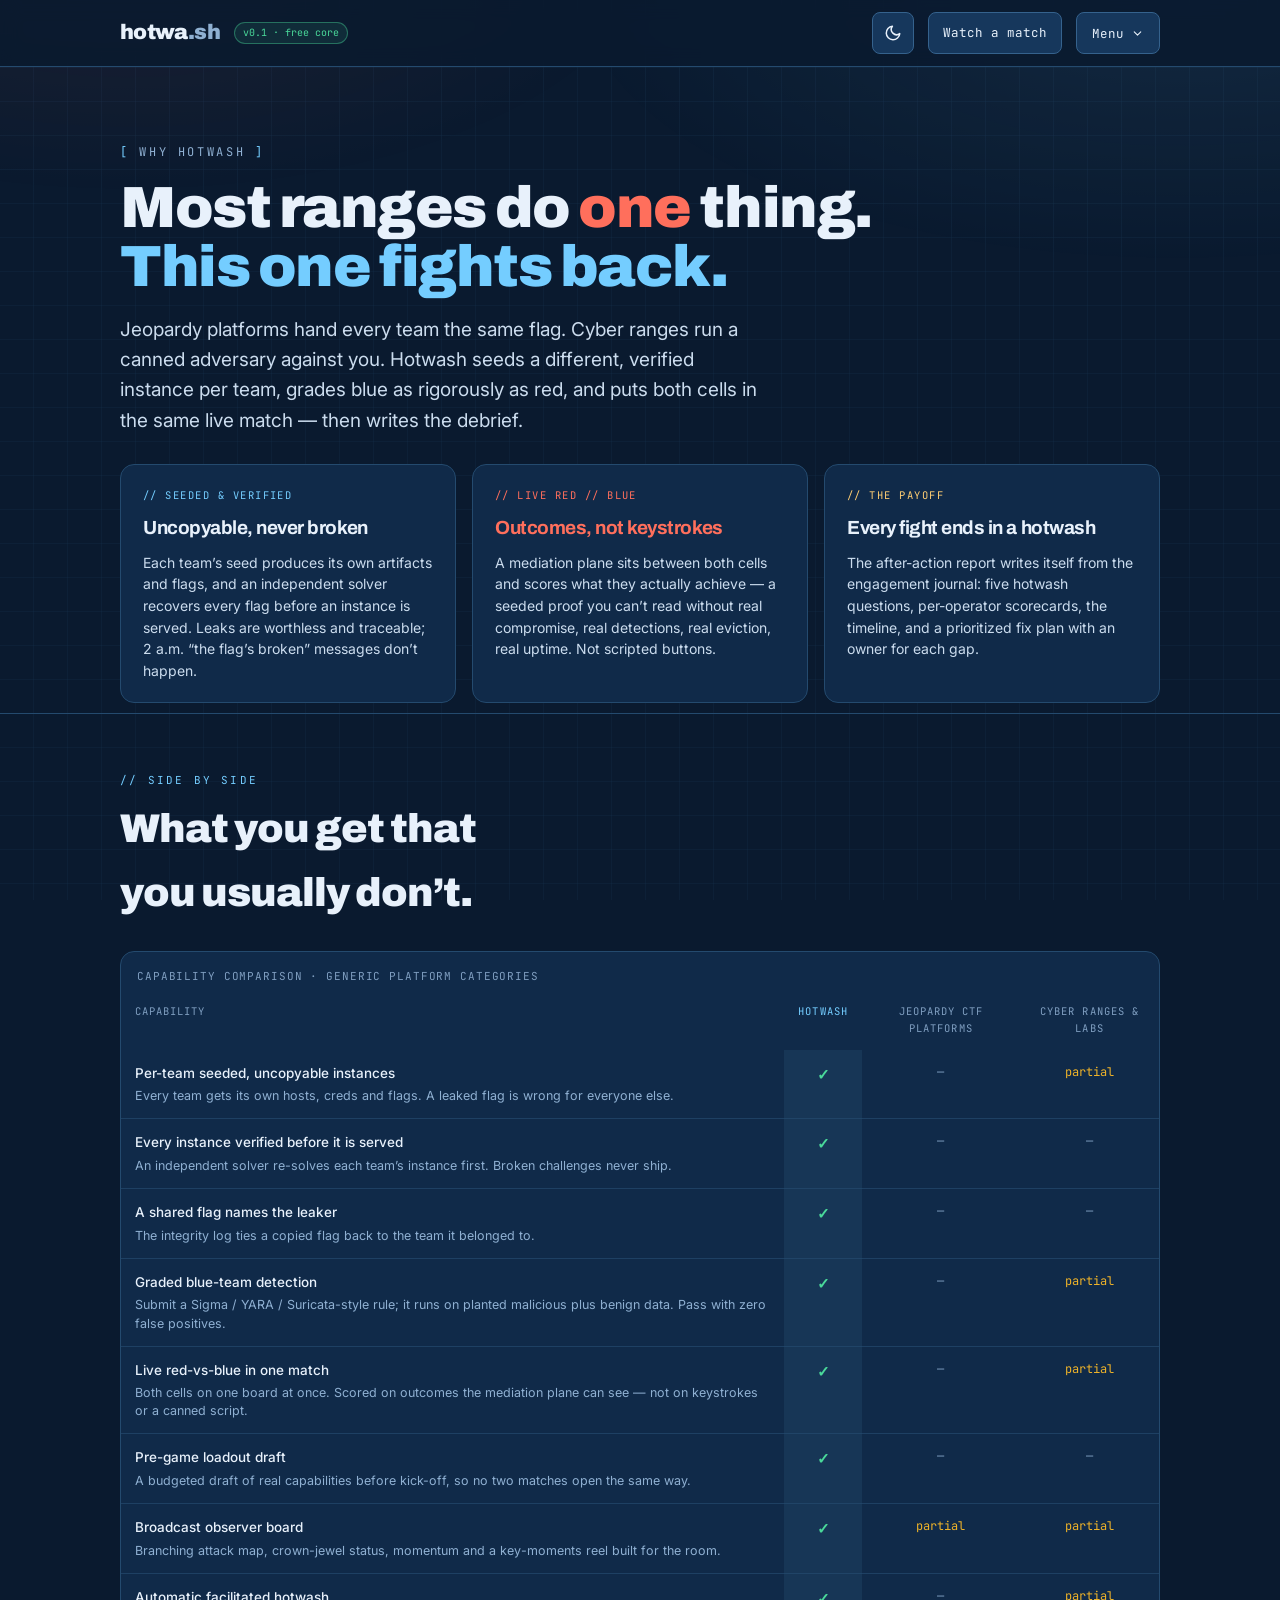
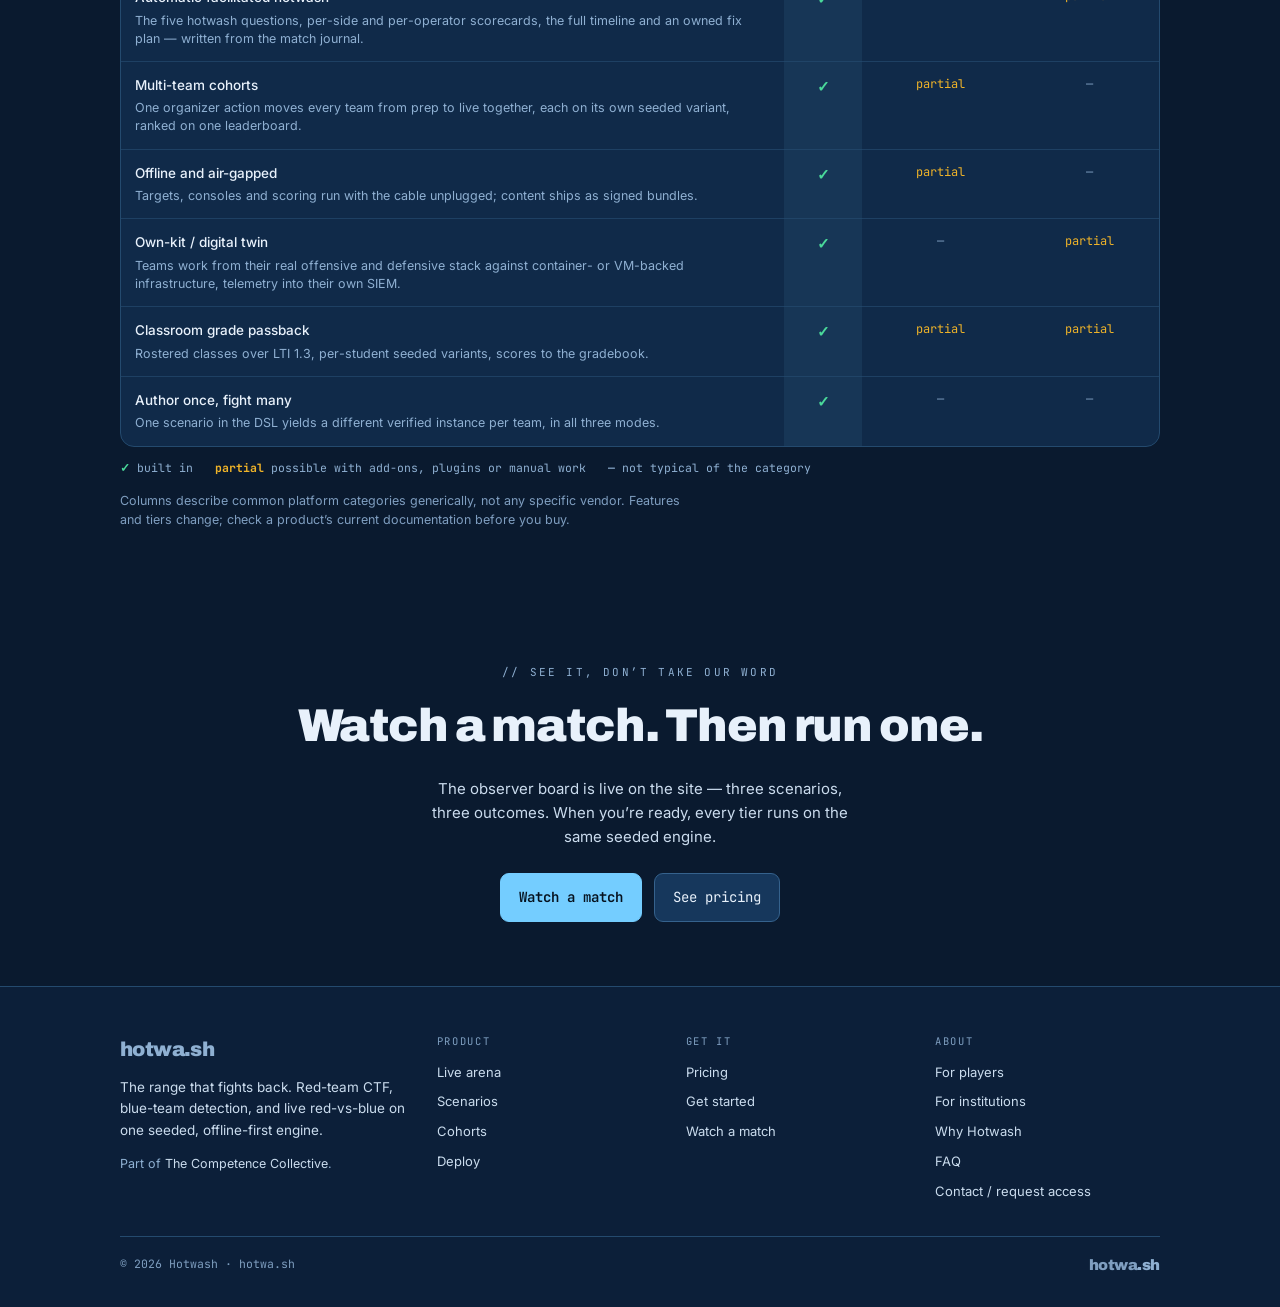
<file: compare.html>
<!doctype html>
<html lang="en">
<head>
<meta charset="utf-8">
<meta name="viewport" content="width=device-width, initial-scale=1">
<script>try{var t=localStorage.getItem('hotwash-theme');document.documentElement.dataset.theme=(t==='light'||t==='dark')?t:'dark';}catch(e){document.documentElement.dataset.theme='dark';}</script>
<title>Why Hotwash — hotwa.sh</title>
<meta name="description" content="How Hotwash compares to jeopardy CTF platforms and cyber ranges: seeded uncopyable instances, verified before release, graded blue-team detection, live red-vs-blue on outcomes, and an automatic facilitated hotwash.">
<link rel="canonical" href="https://hotwa.sh/compare.html">
<meta name="theme-color" content="#0a1a2f">
<meta property="og:title" content="Why Hotwash — hotwa.sh">
<meta property="og:description" content="What a seeded, verified, red-and-blue range does that a jeopardy CTF or a canned cyber range does not.">
<meta property="og:url" content="https://hotwa.sh/compare.html">
<meta property="og:type" content="website">
<link rel="icon" href="data:image/svg+xml,%3Csvg xmlns=%27http://www.w3.org/2000/svg%27 viewBox=%270 0 32 32%27%3E%3Crect width=%2732%27 height=%2732%27 rx=%277%27 fill=%27%2316212e%27/%3E%3Ctext x=%2716%27 y=%2722%27 font-family=%27Arial Black,Arial,sans-serif%27 font-weight=%27900%27 font-size=%2714%27 letter-spacing=%27-0.5%27 text-anchor=%27middle%27 fill=%27%23eef4fb%27%3E.sh%3C/text%3E%3C/svg%3E">
<link rel="preconnect" href="https://fonts.googleapis.com"><link rel="preconnect" href="https://fonts.gstatic.com" crossorigin>
<link rel="stylesheet" href="https://fonts.googleapis.com/css2?family=Archivo:wght@500;700;800;900&family=Inter:wght@400;500;600&family=JetBrains+Mono:wght@400;500;600;700&display=swap">
<link rel="stylesheet" href="/assets/site.css">
<style>
  /* compare-only layout */
  .phero{padding:64px 0 10px}
  h1.big{font-size:clamp(34px,6vw,58px);font-weight:900;line-height:1.02;margin:16px 0 0}
  .diff{display:grid;grid-template-columns:repeat(3,1fr);gap:16px;margin-top:28px}
  @media(max-width:860px){.diff{grid-template-columns:1fr}}
  .dcard{background:var(--panel);border:1px solid var(--line);border-radius:14px;padding:22px 22px 20px;position:relative;overflow:hidden}
  .dcard .k{font-family:var(--mono);font-size:10.5px;letter-spacing:.14em;text-transform:uppercase;color:var(--blue);margin:0 0 10px}
  .dcard h3{font-size:19px;margin:0 0 8px}
  .dcard p{color:var(--ink-2);font-size:14px;margin:0;line-height:1.55}
  .dcard.r .k{color:var(--red)}
  .dcard.g .k{color:var(--gold)}
  /* comparison table */
  .cmp{margin-top:26px;overflow-x:auto;border:1px solid var(--line);border-radius:14px;background:var(--panel)}
  .cmp table{width:100%;border-collapse:collapse;font-size:13.5px;min-width:680px}
  .cmp caption{text-align:left;padding:16px 16px 4px;font-family:var(--mono);font-size:11px;letter-spacing:.08em;text-transform:uppercase;color:var(--faint)}
  .cmp th,.cmp td{padding:13px 14px;border-bottom:1px solid color-mix(in srgb,var(--line) 70%,transparent);vertical-align:top}
  .cmp thead th{font-family:var(--mono);font-size:10.5px;letter-spacing:.1em;text-transform:uppercase;color:var(--faint);font-weight:400;text-align:center}
  .cmp thead th:first-child{text-align:left}
  .cmp thead th.hw{color:var(--blue)}
  .cmp tbody th{text-align:left;font-weight:500;color:var(--ink)}
  .cmp tbody th small{display:block;font-weight:400;color:var(--mut);font-size:12.5px;margin-top:3px;line-height:1.45}
  .cmp tbody td{text-align:center;color:var(--mut);font-family:var(--mono);font-size:12px}
  .cmp td.y{color:var(--ok);font-weight:700;font-size:15px}
  .cmp td.p{color:var(--amber)}
  .cmp td.n{color:var(--faint)}
  .cmp td.hw{background:color-mix(in srgb,var(--blue) 7%,transparent)}
  .cmp tr:last-child th,.cmp tr:last-child td{border-bottom:0}
  .legend{display:flex;flex-wrap:wrap;gap:14px 22px;margin-top:12px;font-family:var(--mono);font-size:11.5px;color:var(--mut)}
  .legend b{font-weight:700}.legend .y{color:var(--ok)}.legend .p{color:var(--amber)}.legend .n{color:var(--faint)}
  .fine{color:var(--faint);font-size:12.5px;margin-top:14px;max-width:70ch;line-height:1.55}
</style>
</head>
<body>
<a class="skip" href="#main">Skip to content</a>
<header><div class="bar">
  <a class="wm" href="/">hotwa<span class="dot">.sh</span></a>
  <span class="badge">v0.1 · free core</span>
  <span class="spacer"></span>
  <button class="themetoggle" id="themetoggle" type="button" aria-pressed="false" aria-label="Switch to light theme">
    <svg class="moon" viewBox="0 0 24 24" fill="none" aria-hidden="true"><path d="M21 12.8A9 9 0 1 1 11.2 3a7 7 0 0 0 9.8 9.8Z" stroke="currentColor" stroke-width="2" stroke-linejoin="round"/></svg>
    <svg class="sun" viewBox="0 0 24 24" fill="none" aria-hidden="true"><circle cx="12" cy="12" r="4.5" stroke="currentColor" stroke-width="2"/><path d="M12 2v2M12 20v2M4.2 4.2l1.4 1.4M18.4 18.4l1.4 1.4M2 12h2M20 12h2M4.2 19.8l1.4-1.4M18.4 5.6l1.4-1.4" stroke="currentColor" stroke-width="2" stroke-linecap="round"/></svg>
  </button>
  <a class="cta" href="/watch.html">Watch a match</a>
  <button class="menubtn" id="menubtn" type="button" aria-haspopup="true" aria-expanded="false" aria-controls="supermenu" aria-label="Open menu">Menu<svg class="chev" viewBox="0 0 24 24" fill="none" aria-hidden="true"><path d="M6 9l6 6 6-6" stroke="currentColor" stroke-width="2" stroke-linecap="round" stroke-linejoin="round"/></svg></button>
  <nav class="supermenu" id="supermenu" aria-label="Primary" hidden>
    <div class="smgroup">
      <p class="smh">Product</p>
      <a href="/#arena">Live arena</a>
      <a href="/#modes">Modes</a>
      <a href="/#scenarios">Scenarios</a>
      <a href="/#scale">Cohorts</a>
      <a href="/#tiers">Deploy</a>
      <a href="/watch.html">Watch a match</a>
    </div>
    <div class="smgroup">
      <p class="smh">Get it</p>
      <a href="/pricing.html">Pricing</a>
      <a href="/get-started.html">Get started</a>
    </div>
    <div class="smgroup">
      <p class="smh">Learn</p>
      <a href="/players.html">For players</a>
      <a href="/institutions.html">For institutions</a>
      <a href="/compare.html" aria-current="page">Why Hotwash</a>
      <a href="/#faq">FAQ</a>
      <a href="mailto:hello@hotwa.sh">Contact</a>
    </div>
  </nav>
</div></header>

<main id="main">
  <!-- HERO -->
  <section class="phero" style="border-top:0" aria-labelledby="ph-h"><div class="wrap">
    <p class="eyebrow"><span class="bk">[</span> why hotwash <span class="bk">]</span></p>
    <h1 class="big" id="ph-h">Most ranges do <span class="r">one</span> thing. <span class="b">This one fights back.</span></h1>
    <p class="lede">Jeopardy platforms hand every team the same flag. Cyber ranges run a canned adversary against you. Hotwash seeds a different, verified instance per team, grades blue as rigorously as red, and puts both cells in the same live match &mdash; then writes the debrief.</p>

    <div class="diff">
      <div class="dcard"><p class="k">// seeded &amp; verified</p><h3>Uncopyable, never broken</h3><p>Each team&rsquo;s seed produces its own artifacts and flags, and an independent solver recovers every flag before an instance is served. Leaks are worthless and traceable; 2 a.m. &ldquo;the flag&rsquo;s broken&rdquo; messages don&rsquo;t happen.</p></div>
      <div class="dcard r"><p class="k">// live red // blue</p><h3>Outcomes, not keystrokes</h3><p>A mediation plane sits between both cells and scores what they actually achieve &mdash; a seeded proof you can&rsquo;t read without real compromise, real detections, real eviction, real uptime. Not scripted buttons.</p></div>
      <div class="dcard g"><p class="k">// the payoff</p><h3>Every fight ends in a hotwash</h3><p>The after-action report writes itself from the engagement journal: five hotwash questions, per-operator scorecards, the timeline, and a prioritized fix plan with an owner for each gap.</p></div>
    </div>
  </div></section>

  <!-- TABLE -->
  <section aria-labelledby="cmp-h"><div class="wrap">
    <p class="sec-k reveal">// side by side</p>
    <h2 class="sec reveal" id="cmp-h">What you get that you usually don&rsquo;t.</h2>
    <div class="cmp reveal">
      <table>
        <caption>Capability comparison &middot; generic platform categories</caption>
        <thead><tr><th scope="col">Capability</th><th scope="col" class="hw">Hotwash</th><th scope="col">Jeopardy CTF platforms</th><th scope="col">Cyber ranges &amp; labs</th></tr></thead>
        <tbody>
      <tr><th scope="row">Per-team seeded, uncopyable instances<small>Every team gets its own hosts, creds and flags. A leaked flag is wrong for everyone else.</small></th><td class="y hw">&#10003;</td><td class="n">&mdash;</td><td class="p">partial</td></tr>
      <tr><th scope="row">Every instance verified before it is served<small>An independent solver re-solves each team&rsquo;s instance first. Broken challenges never ship.</small></th><td class="y hw">&#10003;</td><td class="n">&mdash;</td><td class="n">&mdash;</td></tr>
      <tr><th scope="row">A shared flag names the leaker<small>The integrity log ties a copied flag back to the team it belonged to.</small></th><td class="y hw">&#10003;</td><td class="n">&mdash;</td><td class="n">&mdash;</td></tr>
      <tr><th scope="row">Graded blue-team detection<small>Submit a Sigma / YARA / Suricata-style rule; it runs on planted malicious plus benign data. Pass with zero false positives.</small></th><td class="y hw">&#10003;</td><td class="n">&mdash;</td><td class="p">partial</td></tr>
      <tr><th scope="row">Live red-vs-blue in one match<small>Both cells on one board at once. Scored on outcomes the mediation plane can see &mdash; not on keystrokes or a canned script.</small></th><td class="y hw">&#10003;</td><td class="n">&mdash;</td><td class="p">partial</td></tr>
      <tr><th scope="row">Pre-game loadout draft<small>A budgeted draft of real capabilities before kick-off, so no two matches open the same way.</small></th><td class="y hw">&#10003;</td><td class="n">&mdash;</td><td class="n">&mdash;</td></tr>
      <tr><th scope="row">Broadcast observer board<small>Branching attack map, crown-jewel status, momentum and a key-moments reel built for the room.</small></th><td class="y hw">&#10003;</td><td class="p">partial</td><td class="p">partial</td></tr>
      <tr><th scope="row">Automatic facilitated hotwash<small>The five hotwash questions, per-side and per-operator scorecards, the full timeline and an owned fix plan &mdash; written from the match journal.</small></th><td class="y hw">&#10003;</td><td class="n">&mdash;</td><td class="p">partial</td></tr>
      <tr><th scope="row">Multi-team cohorts<small>One organizer action moves every team from prep to live together, each on its own seeded variant, ranked on one leaderboard.</small></th><td class="y hw">&#10003;</td><td class="p">partial</td><td class="n">&mdash;</td></tr>
      <tr><th scope="row">Offline and air-gapped<small>Targets, consoles and scoring run with the cable unplugged; content ships as signed bundles.</small></th><td class="y hw">&#10003;</td><td class="p">partial</td><td class="n">&mdash;</td></tr>
      <tr><th scope="row">Own-kit / digital twin<small>Teams work from their real offensive and defensive stack against container- or VM-backed infrastructure, telemetry into their own SIEM.</small></th><td class="y hw">&#10003;</td><td class="n">&mdash;</td><td class="p">partial</td></tr>
      <tr><th scope="row">Classroom grade passback<small>Rostered classes over LTI 1.3, per-student seeded variants, scores to the gradebook.</small></th><td class="y hw">&#10003;</td><td class="p">partial</td><td class="p">partial</td></tr>
      <tr><th scope="row">Author once, fight many<small>One scenario in the DSL yields a different verified instance per team, in all three modes.</small></th><td class="y hw">&#10003;</td><td class="n">&mdash;</td><td class="n">&mdash;</td></tr>
        </tbody>
      </table>
    </div>
    <p class="legend" aria-label="Legend"><span><b class="y">&#10003;</b> built in</span><span><b class="p">partial</b> possible with add-ons, plugins or manual work</span><span><b class="n">&mdash;</b> not typical of the category</span></p>
    <p class="fine">Columns describe common platform categories generically, not any specific vendor. Features and tiers change; check a product&rsquo;s current documentation before you buy.</p>
  </div></section>

  <!-- CTA -->
  <div class="wrap"><div class="ctaband reveal">
    <p class="sec-k" style="color:var(--mut)">// see it, don&rsquo;t take our word</p>
    <h2>Watch a match. Then run one.</h2>
    <p class="sub">The observer board is live on the site &mdash; three scenarios, three outcomes. When you&rsquo;re ready, every tier runs on the same seeded engine.</p>
    <div class="btnrow">
      <a class="btn primary" href="/watch.html">Watch a match</a>
      <a class="btn ghost" href="/pricing.html">See pricing</a>
    </div>
  </div></div>
</main>

<footer class="sitefoot">
  <div class="wrap">
    <div class="foot-top">
      <div class="foot-brand">
        <a class="wm" href="/">hotwa<span class="dot">.sh</span></a>
        <p class="foot-tag">The range that fights back. Red-team CTF, blue-team detection, and live red-vs-blue on one seeded, offline-first engine.</p>
        <p class="foot-coll">Part of <a href="https://competencecollective.org">The Competence Collective</a>.</p>
      </div>
      <nav class="fcol" aria-label="Product">
        <h2>Product</h2>
        <ul>
          <li><a href="/#arena">Live arena</a></li>
          <li><a href="/#scenarios">Scenarios</a></li>
          <li><a href="/#scale">Cohorts</a></li>
          <li><a href="/#tiers">Deploy</a></li>
        </ul>
      </nav>
      <nav class="fcol" aria-label="Get it">
        <h2>Get it</h2>
        <ul>
          <li><a href="/pricing.html">Pricing</a></li>
          <li><a href="/get-started.html">Get started</a></li>
          <li><a href="/watch.html">Watch a match</a></li>
        </ul>
      </nav>
      <nav class="fcol" aria-label="About">
        <h2>About</h2>
        <ul>
          <li><a href="/players.html">For players</a></li>
          <li><a href="/institutions.html">For institutions</a></li>
          <li><a href="/compare.html">Why Hotwash</a></li>
          <li><a href="/#faq">FAQ</a></li>
          <li><a href="mailto:hello@hotwa.sh">Contact / request access</a></li>
        </ul>
      </nav>
    </div>
    <div class="foot-bar">
      <span>&copy; 2026 Hotwash &middot; hotwa.sh</span>
      <span class="wm">hotwa<span class="dot">.sh</span></span>
    </div>
  </div>
</footer>
<script src="/assets/app.js"></script>
</body>
</html>
</file>
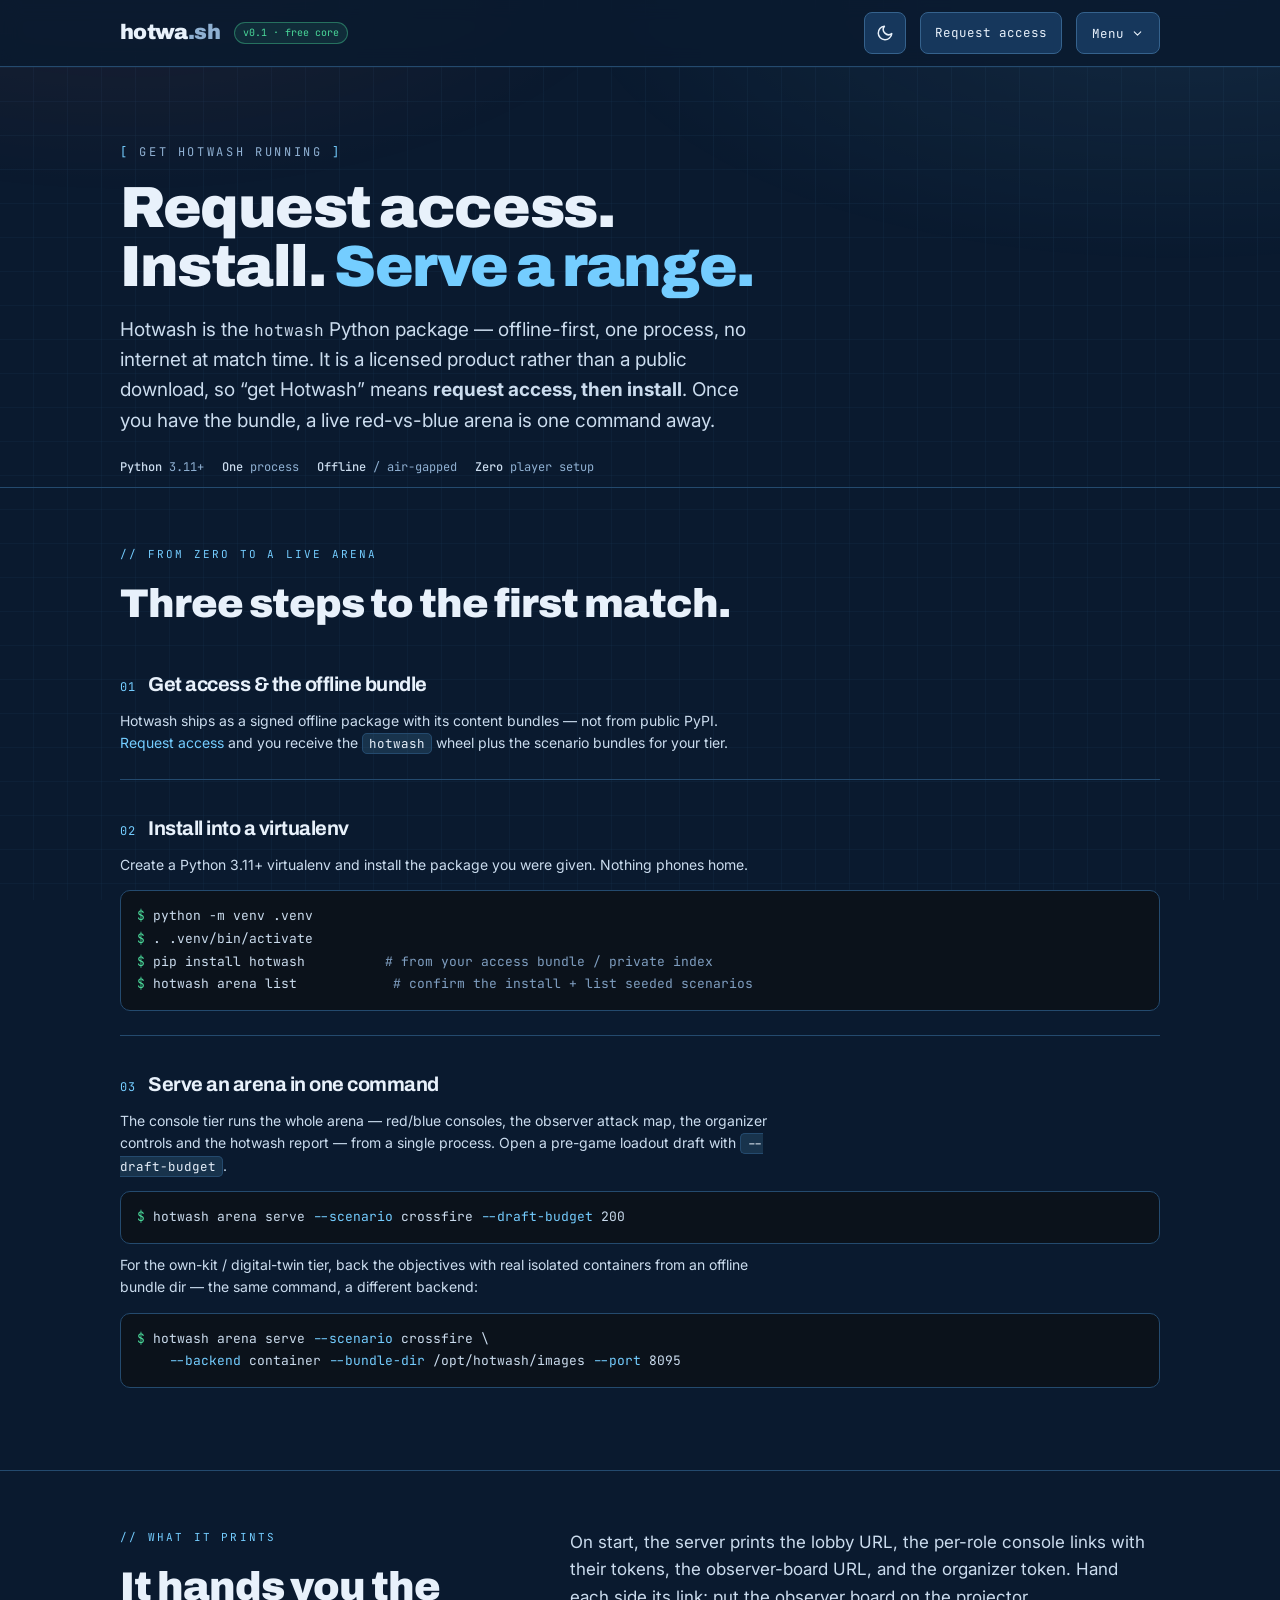
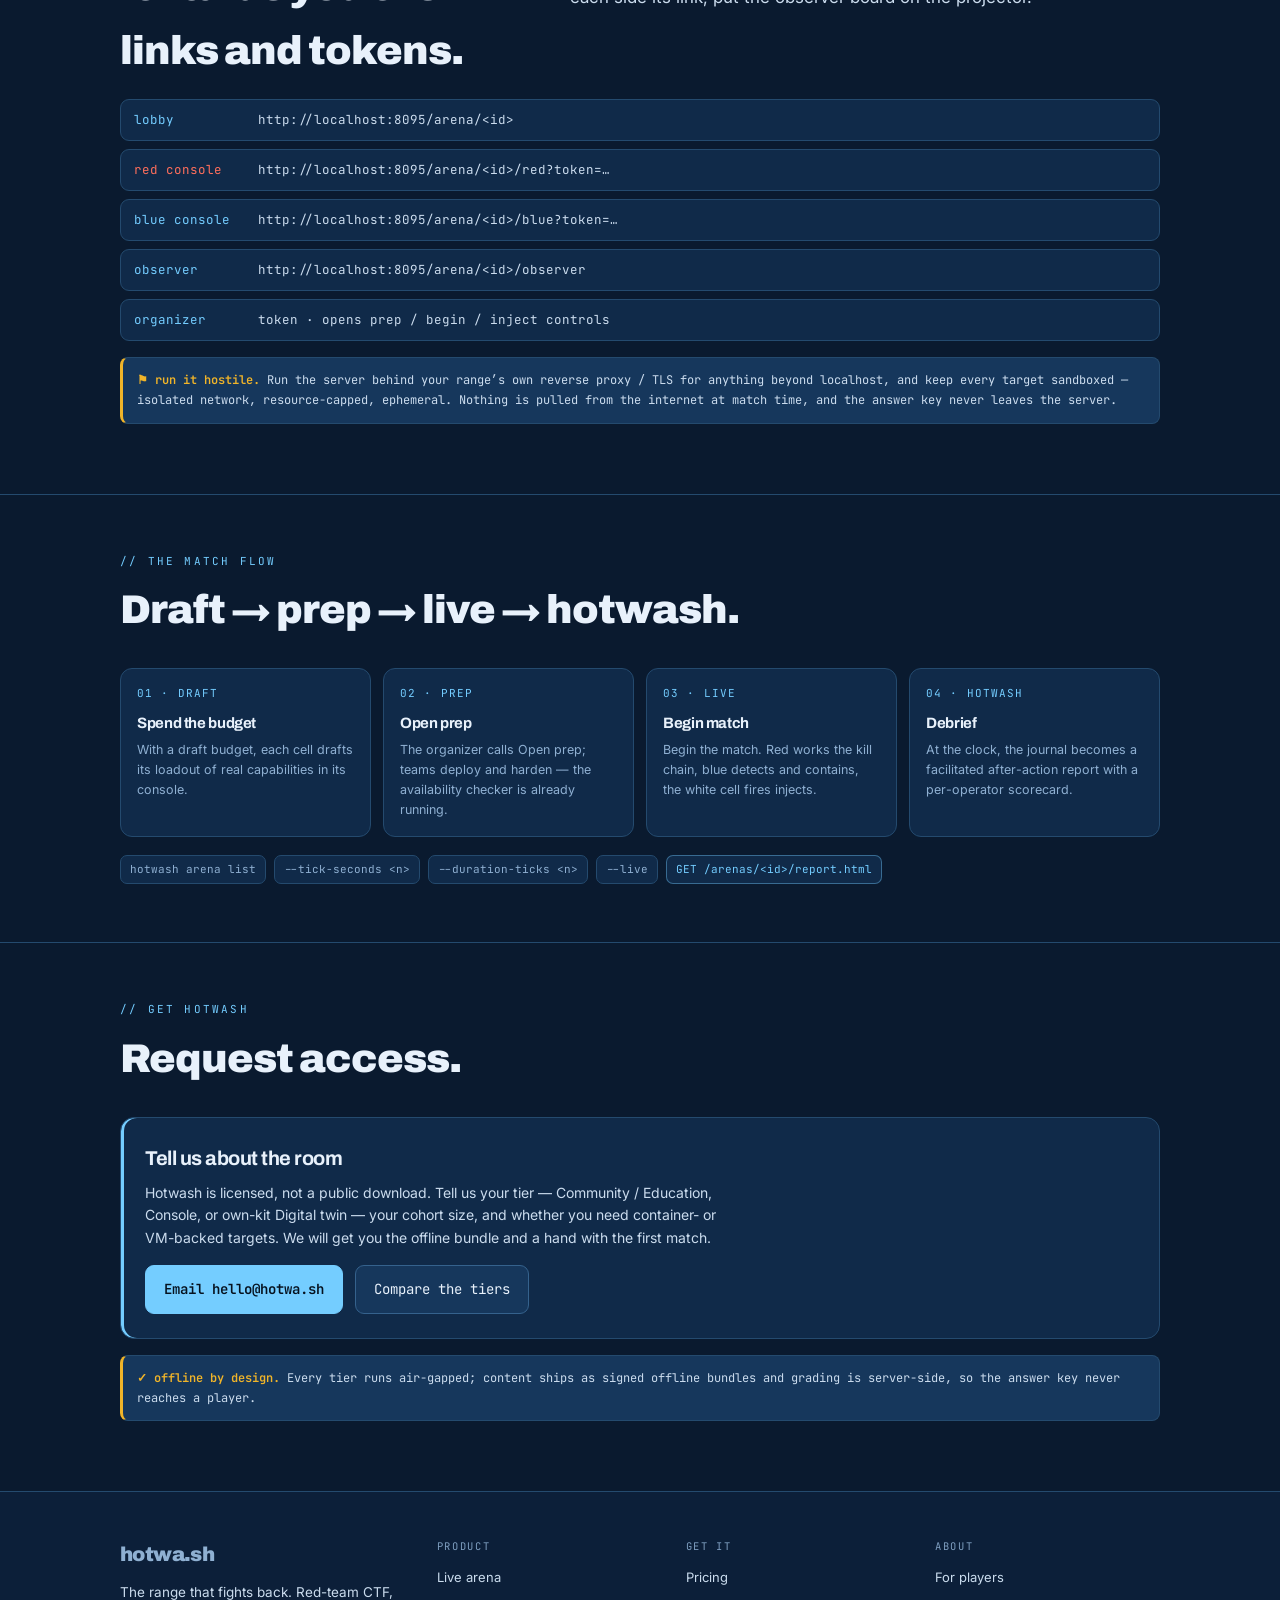
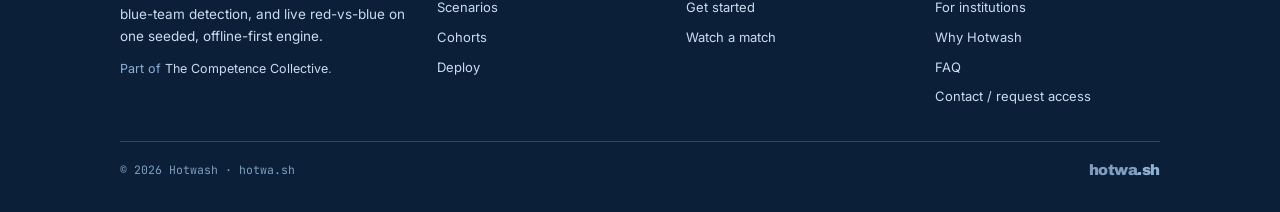
<file: get-started.html>
<!doctype html>
<html lang="en">
<head>
<meta charset="utf-8">
<meta name="viewport" content="width=device-width, initial-scale=1">
<script>try{var t=localStorage.getItem('hotwash-theme');document.documentElement.dataset.theme=(t==='light'||t==='dark')?t:'dark';}catch(e){document.documentElement.dataset.theme='dark';}</script>
<title>Get started — hotwa.sh</title>
<meta name="description" content="Get Hotwash running: request access, install the offline hotwash Python package, and serve a live arena in one command. The draft to prep to live to hotwash flow, with the console links it prints.">
<link rel="canonical" href="https://hotwa.sh/get-started.html">
<meta name="theme-color" content="#0a1a2f">
<meta property="og:title" content="Get started — hotwa.sh">
<meta property="og:description" content="Request access, install the offline hotwash package, and serve a live red-vs-blue arena in one command.">
<meta property="og:url" content="https://hotwa.sh/get-started.html">
<meta property="og:type" content="website">
<link rel="icon" href="data:image/svg+xml,%3Csvg xmlns=%27http://www.w3.org/2000/svg%27 viewBox=%270 0 32 32%27%3E%3Crect width=%2732%27 height=%2732%27 rx=%277%27 fill=%27%2316212e%27/%3E%3Ctext x=%2716%27 y=%2722%27 font-family=%27Arial Black,Arial,sans-serif%27 font-weight=%27900%27 font-size=%2714%27 letter-spacing=%27-0.5%27 text-anchor=%27middle%27 fill=%27%23eef4fb%27%3E.sh%3C/text%3E%3C/svg%3E">
<link rel="preconnect" href="https://fonts.googleapis.com"><link rel="preconnect" href="https://fonts.gstatic.com" crossorigin>
<link rel="stylesheet" href="https://fonts.googleapis.com/css2?family=Archivo:wght@500;700;800;900&family=Inter:wght@400;500;600&family=JetBrains+Mono:wght@400;500;600;700&display=swap">
<link rel="stylesheet" href="/assets/site.css">
<style>
  .ghero{padding:64px 0 10px}
  h1.big{font-size:clamp(34px,6vw,58px);font-weight:900;line-height:1.02;margin:16px 0 0}
  .step-h{display:flex;gap:12px;align-items:baseline;margin-top:8px}
  .step-h .idx{font-family:var(--mono);font-size:12px;color:var(--blue);letter-spacing:.1em}
  .step-h h3{font-size:20px;margin:0}
  .step-body{margin:10px 0 0;color:var(--ink-2);font-size:14px;max-width:72ch}
  .step-body code.inline{font-family:var(--mono);font-size:12.5px;background:color-mix(in srgb,var(--blue) 14%,transparent);color:var(--ink);border:1px solid var(--line);border-radius:5px;padding:1px 6px}
  .block{margin-top:14px}
  .stepwrap{border-top:1px solid var(--line);padding:24px 0}
  .stepwrap:first-of-type{border-top:0}
  /* flow */
  .flow{display:grid;grid-template-columns:repeat(4,1fr);gap:12px;margin-top:26px}
  @media(max-width:820px){.flow{grid-template-columns:1fr 1fr}}
  @media(max-width:460px){.flow{grid-template-columns:1fr}}
  .fstep{background:var(--panel);border:1px solid var(--line);border-radius:12px;padding:16px;position:relative}
  .fstep .n{font-family:var(--mono);font-size:11px;color:var(--blue);letter-spacing:.1em}
  .fstep h3{font-size:15px;margin:8px 0 5px}
  .fstep p{font-size:12.5px;color:var(--mut);margin:0}
  /* console links */
  .links-out{margin-top:16px;display:grid;gap:8px}
  .lo{display:flex;gap:12px;align-items:baseline;font-family:var(--mono);font-size:12.5px;color:var(--ink-2);
    border:1px solid var(--line);border-radius:9px;padding:10px 13px;background:var(--panel)}
  .lo .k{color:var(--blue);min-width:112px}
  .lo .k.r{color:var(--red)} .lo .k.b{color:var(--blue)}
  /* request box */
  .request{margin-top:26px;background:var(--panel);border:1px solid var(--line);border-radius:14px;padding:24px;box-shadow:inset 3px 0 0 var(--blue)}
  .request h3{font-size:20px;margin:0 0 8px}
  .request p{color:var(--ink-2);font-size:14px;margin:0 0 16px;max-width:64ch}
  .note{margin-top:16px;font-family:var(--mono);font-size:12px;color:var(--ink-2);background:var(--elev);
    border:1px solid var(--line);border-left:3px solid var(--amber);border-radius:8px;padding:12px 14px;line-height:1.7}
  .note b{color:var(--amber);font-weight:600}
</style>
</head>
<body>
<a class="skip" href="#main">Skip to content</a>
<header><div class="bar">
  <a class="wm" href="/">hotwa<span class="dot">.sh</span></a>
  <span class="badge">v0.1 · free core</span>
  <span class="spacer"></span>
  <button class="themetoggle" id="themetoggle" type="button" aria-pressed="false" aria-label="Switch to light theme">
    <svg class="moon" viewBox="0 0 24 24" fill="none" aria-hidden="true"><path d="M21 12.8A9 9 0 1 1 11.2 3a7 7 0 0 0 9.8 9.8Z" stroke="currentColor" stroke-width="2" stroke-linejoin="round"/></svg>
    <svg class="sun" viewBox="0 0 24 24" fill="none" aria-hidden="true"><circle cx="12" cy="12" r="4.5" stroke="currentColor" stroke-width="2"/><path d="M12 2v2M12 20v2M4.2 4.2l1.4 1.4M18.4 18.4l1.4 1.4M2 12h2M20 12h2M4.2 19.8l1.4-1.4M18.4 5.6l1.4-1.4" stroke="currentColor" stroke-width="2" stroke-linecap="round"/></svg>
  </button>
  <a class="cta" href="#request">Request access</a>
  <button class="menubtn" id="menubtn" type="button" aria-haspopup="true" aria-expanded="false" aria-controls="supermenu" aria-label="Open menu">Menu<svg class="chev" viewBox="0 0 24 24" fill="none" aria-hidden="true"><path d="M6 9l6 6 6-6" stroke="currentColor" stroke-width="2" stroke-linecap="round" stroke-linejoin="round"/></svg></button>
  <nav class="supermenu" id="supermenu" aria-label="Primary" hidden>
    <div class="smgroup">
      <p class="smh">Product</p>
      <a href="/#arena">Live arena</a>
      <a href="/#modes">Modes</a>
      <a href="/#scenarios">Scenarios</a>
      <a href="/#scale">Cohorts</a>
      <a href="/#tiers">Deploy</a>
      <a href="/watch.html">Watch a match</a>
    </div>
    <div class="smgroup">
      <p class="smh">Get it</p>
      <a href="/pricing.html">Pricing</a>
      <a href="/get-started.html" aria-current="page">Get started</a>
    </div>
    <div class="smgroup">
      <p class="smh">Learn</p>
      <a href="/players.html">For players</a>
      <a href="/institutions.html">For institutions</a>
      <a href="/compare.html">Why Hotwash</a>
      <a href="/#faq">FAQ</a>
      <a href="mailto:hello@hotwa.sh">Contact</a>
    </div>
  </nav>
</div></header>

<main id="main">
  <!-- HERO -->
  <section class="ghero" style="border-top:0" aria-labelledby="gh-h"><div class="wrap">
    <p class="eyebrow"><span class="bk">[</span> get hotwash running <span class="bk">]</span></p>
    <h1 class="big" id="gh-h">Request access. Install. <span class="b">Serve a range.</span></h1>
    <p class="lede">Hotwash is the <code style="font-family:var(--mono);font-size:.85em">hotwash</code> Python package &mdash; offline-first, one process, no internet at match time. It is a licensed product rather than a public download, so &ldquo;get Hotwash&rdquo; means <strong>request access, then install</strong>. Once you have the bundle, a live red-vs-blue arena is one command away.</p>
    <div class="trust">
      <span><b>Python</b> 3.11+</span><span><b>One</b> process</span><span><b>Offline</b> / air-gapped</span><span><b>Zero</b> player setup</span>
    </div>
  </div></section>

  <!-- STEPS -->
  <section aria-labelledby="steps-h"><div class="wrap">
    <p class="sec-k reveal">// from zero to a live arena</p>
    <h2 class="sec reveal" id="steps-h">Three steps to the first match.</h2>

    <div class="stepwrap reveal">
      <div class="step-h"><span class="idx">01</span><h3>Get access &amp; the offline bundle</h3></div>
      <p class="step-body">Hotwash ships as a signed offline package with its content bundles &mdash; not from public PyPI. <a href="#request" style="color:var(--blue)">Request access</a> and you receive the <code class="inline">hotwash</code> wheel plus the scenario bundles for your tier.</p>
    </div>

    <div class="stepwrap reveal">
      <div class="step-h"><span class="idx">02</span><h3>Install into a virtualenv</h3></div>
      <p class="step-body">Create a Python 3.11+ virtualenv and install the package you were given. Nothing phones home.</p>
      <pre class="cmdblock block"><code><span class="p">$</span> python -m venv .venv
<span class="p">$</span> . .venv/bin/activate
<span class="p">$</span> pip install hotwash          <span class="c"># from your access bundle / private index</span>
<span class="p">$</span> hotwash arena list            <span class="c"># confirm the install + list seeded scenarios</span></code></pre>
    </div>

    <div class="stepwrap reveal">
      <div class="step-h"><span class="idx">03</span><h3>Serve an arena in one command</h3></div>
      <p class="step-body">The console tier runs the whole arena &mdash; red/blue consoles, the observer attack map, the organizer controls and the hotwash report &mdash; from a single process. Open a pre-game loadout draft with <code class="inline">--draft-budget</code>.</p>
      <pre class="cmdblock block"><code><span class="p">$</span> hotwash arena serve <span class="fl">--scenario</span> crossfire <span class="fl">--draft-budget</span> 200</code></pre>
      <p class="step-body">For the own-kit / digital-twin tier, back the objectives with real isolated containers from an offline bundle dir &mdash; the same command, a different backend:</p>
      <pre class="cmdblock block"><code><span class="p">$</span> hotwash arena serve <span class="fl">--scenario</span> crossfire \
    <span class="fl">--backend</span> container <span class="fl">--bundle-dir</span> /opt/hotwash/images <span class="fl">--port</span> 8095</code></pre>
    </div>
  </div></section>

  <!-- WHAT IT PRINTS -->
  <section aria-labelledby="links-h"><div class="wrap">
    <div class="sechead">
      <div class="sh-l"><p class="sec-k reveal">// what it prints</p>
      <h2 class="sec reveal" id="links-h">It hands you the links and tokens.</h2></div>
      <p class="sec-lede reveal">On start, the server prints the lobby URL, the per-role console links with their tokens, the observer-board URL, and the organizer token. Hand each side its link; put the observer board on the projector.</p>
    </div>
    <div class="links-out reveal" aria-label="Example console links the server prints">
      <div class="lo"><span class="k">lobby</span><span>http://localhost:8095/arena/&lt;id&gt;</span></div>
      <div class="lo"><span class="k r">red console</span><span>http://localhost:8095/arena/&lt;id&gt;/red?token=&hellip;</span></div>
      <div class="lo"><span class="k b">blue console</span><span>http://localhost:8095/arena/&lt;id&gt;/blue?token=&hellip;</span></div>
      <div class="lo"><span class="k">observer</span><span>http://localhost:8095/arena/&lt;id&gt;/observer</span></div>
      <div class="lo"><span class="k">organizer</span><span>token &middot; opens prep / begin / inject controls</span></div>
    </div>
    <p class="note reveal"><b>&#9873; run it hostile.</b> Run the server behind your range&rsquo;s own reverse proxy / TLS for anything beyond localhost, and keep every target sandboxed &mdash; isolated network, resource-capped, ephemeral. Nothing is pulled from the internet at match time, and the answer key never leaves the server.</p>
  </div></section>

  <!-- FLOW -->
  <section aria-labelledby="flow-h"><div class="wrap">
    <p class="sec-k reveal">// the match flow</p>
    <h2 class="sec reveal" id="flow-h">Draft &rarr; prep &rarr; live &rarr; hotwash.</h2>
    <div class="flow">
      <div class="fstep reveal"><p class="n">01 &middot; DRAFT</p><h3>Spend the budget</h3><p>With a draft budget, each cell drafts its loadout of real capabilities in its console.</p></div>
      <div class="fstep reveal"><p class="n">02 &middot; PREP</p><h3>Open prep</h3><p>The organizer calls Open prep; teams deploy and harden &mdash; the availability checker is already running.</p></div>
      <div class="fstep reveal"><p class="n">03 &middot; LIVE</p><h3>Begin match</h3><p>Begin the match. Red works the kill chain, blue detects and contains, the white cell fires injects.</p></div>
      <div class="fstep reveal"><p class="n">04 &middot; HOTWASH</p><h3>Debrief</h3><p>At the clock, the journal becomes a facilitated after-action report with a per-operator scorecard.</p></div>
    </div>
    <div class="kv reveal" style="margin-top:18px">
      <span class="chip">hotwash arena list</span>
      <span class="chip">--tick-seconds &lt;n&gt;</span>
      <span class="chip">--duration-ticks &lt;n&gt;</span>
      <span class="chip">--live</span>
      <span class="chip b">GET /arenas/&lt;id&gt;/report.html</span>
    </div>
  </div></section>

  <!-- REQUEST ACCESS -->
  <section id="request" aria-labelledby="req-h"><div class="wrap">
    <p class="sec-k reveal">// get hotwash</p>
    <h2 class="sec reveal" id="req-h">Request access.</h2>
    <div class="request reveal">
      <h3>Tell us about the room</h3>
      <p>Hotwash is licensed, not a public download. Tell us your tier &mdash; Community / Education, Console, or own-kit Digital twin &mdash; your cohort size, and whether you need container- or VM-backed targets. We will get you the offline bundle and a hand with the first match.</p>
      <div class="btnrow" style="display:flex;gap:12px;flex-wrap:wrap">
        <a class="btn primary" href="mailto:hello@hotwa.sh?subject=Hotwash%20access%20request">Email hello@hotwa.sh</a>
        <a class="btn ghost" href="/pricing.html">Compare the tiers</a>
      </div>
    </div>
    <p class="note reveal"><b>&#10003; offline by design.</b> Every tier runs air-gapped; content ships as signed offline bundles and grading is server-side, so the answer key never reaches a player.</p>
  </div></section>
</main>

<footer class="sitefoot">
  <div class="wrap">
    <div class="foot-top">
      <div class="foot-brand">
        <a class="wm" href="/">hotwa<span class="dot">.sh</span></a>
        <p class="foot-tag">The range that fights back. Red-team CTF, blue-team detection, and live red-vs-blue on one seeded, offline-first engine.</p>
        <p class="foot-coll">Part of <a href="https://competencecollective.org">The Competence Collective</a>.</p>
      </div>
      <nav class="fcol" aria-label="Product">
        <h2>Product</h2>
        <ul>
          <li><a href="/#arena">Live arena</a></li>
          <li><a href="/#scenarios">Scenarios</a></li>
          <li><a href="/#scale">Cohorts</a></li>
          <li><a href="/#tiers">Deploy</a></li>
        </ul>
      </nav>
      <nav class="fcol" aria-label="Get it">
        <h2>Get it</h2>
        <ul>
          <li><a href="/pricing.html">Pricing</a></li>
          <li><a href="/get-started.html">Get started</a></li>
          <li><a href="/watch.html">Watch a match</a></li>
        </ul>
      </nav>
      <nav class="fcol" aria-label="About">
        <h2>About</h2>
        <ul>
          <li><a href="/players.html">For players</a></li>
          <li><a href="/institutions.html">For institutions</a></li>
          <li><a href="/compare.html">Why Hotwash</a></li>
          <li><a href="/#faq">FAQ</a></li>
          <li><a href="mailto:hello@hotwa.sh">Contact / request access</a></li>
        </ul>
      </nav>
    </div>
    <div class="foot-bar">
      <span>&copy; 2026 Hotwash &middot; hotwa.sh</span>
      <span class="wm">hotwa<span class="dot">.sh</span></span>
    </div>
  </div>
</footer>
<script src="/assets/app.js"></script>
</body>
</html>
</file>
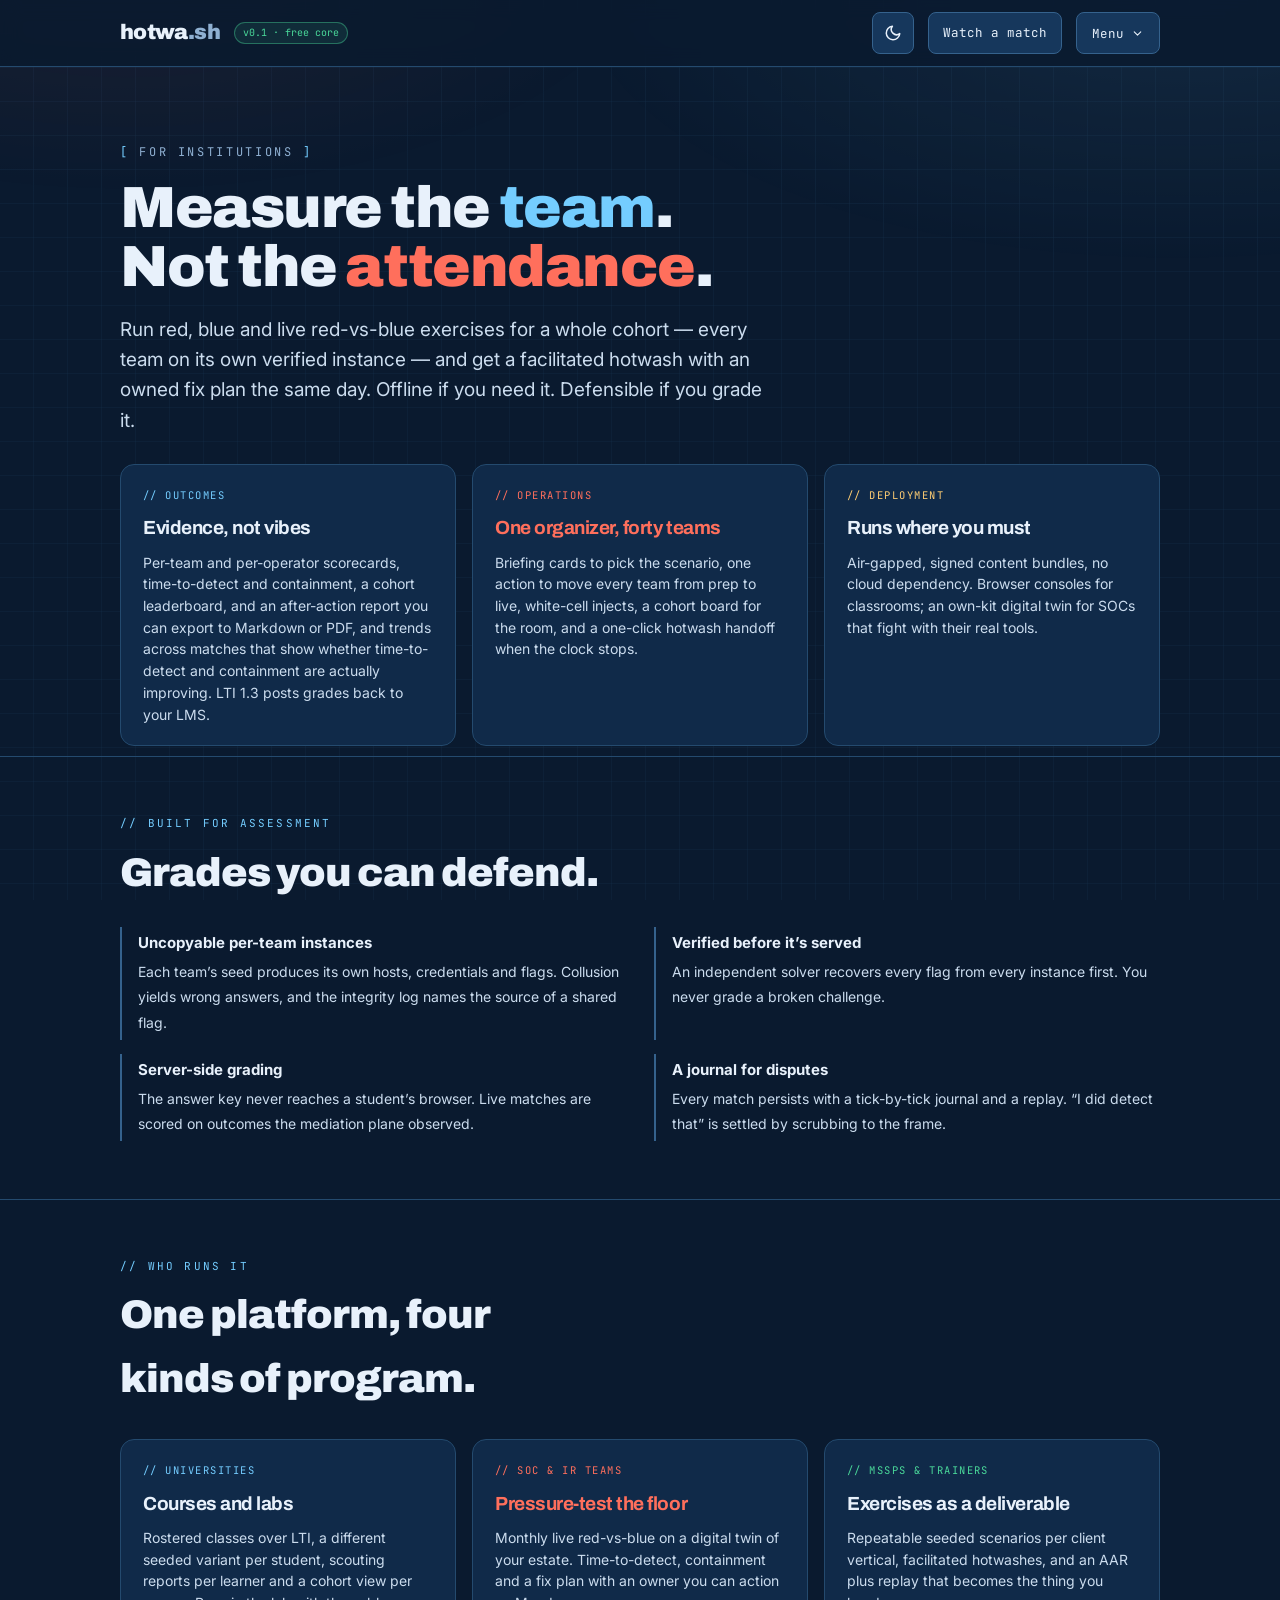
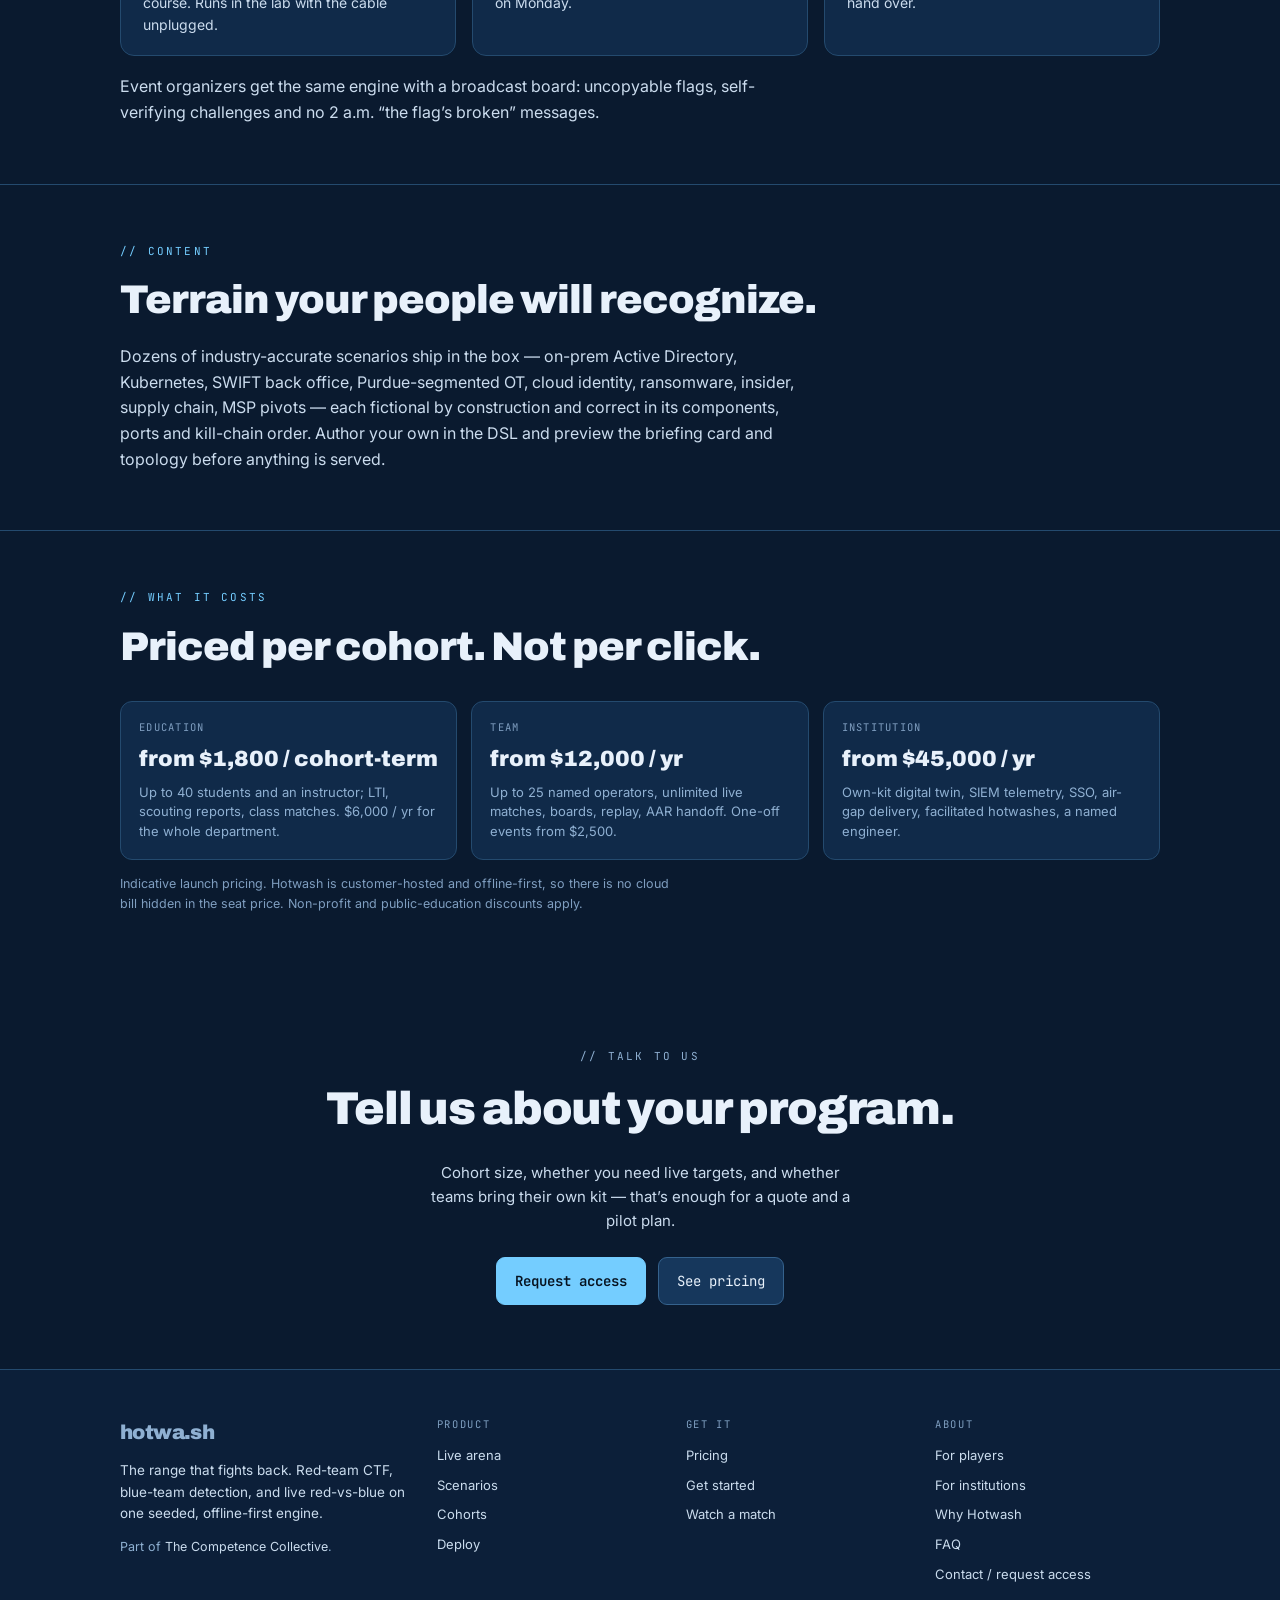
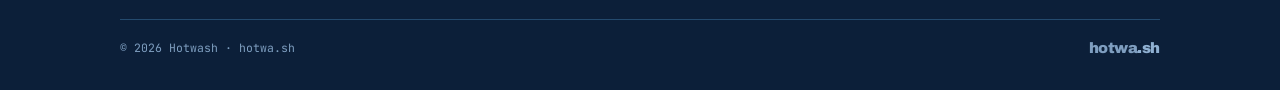
<file: institutions.html>
<!doctype html>
<html lang="en">
<head>
<meta charset="utf-8">
<meta name="viewport" content="width=device-width, initial-scale=1">
<script>try{var t=localStorage.getItem('hotwash-theme');document.documentElement.dataset.theme=(t==='light'||t==='dark')?t:'dark';}catch(e){document.documentElement.dataset.theme='dark';}</script>
<title>For institutions — hotwa.sh</title>
<meta name="description" content="Hotwash for universities, SOC and IR teams, MSSPs and event organizers: run a whole cohort on verified per-team instances, measure outcomes, get a facilitated hotwash, deploy offline.">
<link rel="canonical" href="https://hotwa.sh/institutions.html">
<meta name="theme-color" content="#0a1a2f">
<meta property="og:title" content="For institutions — hotwa.sh">
<meta property="og:description" content="Measure the team, not the attendance. Cohort exercises, defensible grades, a hotwash the same day.">
<meta property="og:url" content="https://hotwa.sh/institutions.html">
<meta property="og:type" content="website">
<link rel="icon" href="data:image/svg+xml,%3Csvg xmlns=%27http://www.w3.org/2000/svg%27 viewBox=%270 0 32 32%27%3E%3Crect width=%2732%27 height=%2732%27 rx=%277%27 fill=%27%2316212e%27/%3E%3Ctext x=%2716%27 y=%2722%27 font-family=%27Arial Black,Arial,sans-serif%27 font-weight=%27900%27 font-size=%2714%27 letter-spacing=%27-0.5%27 text-anchor=%27middle%27 fill=%27%23eef4fb%27%3E.sh%3C/text%3E%3C/svg%3E">
<link rel="preconnect" href="https://fonts.googleapis.com"><link rel="preconnect" href="https://fonts.gstatic.com" crossorigin>
<link rel="stylesheet" href="https://fonts.googleapis.com/css2?family=Archivo:wght@500;700;800;900&family=Inter:wght@400;500;600&family=JetBrains+Mono:wght@400;500;600;700&display=swap">
<link rel="stylesheet" href="/assets/site.css">
<style>
  .phero{padding:64px 0 10px}
  h1.big{font-size:clamp(34px,6vw,58px);font-weight:900;line-height:1.02;margin:16px 0 0}
  .diff{display:grid;grid-template-columns:repeat(3,1fr);gap:16px;margin-top:28px}
  @media(max-width:860px){.diff{grid-template-columns:1fr}}
  .dcard{background:var(--panel);border:1px solid var(--line);border-radius:14px;padding:22px 22px 20px;position:relative;overflow:hidden}
  .dcard .k{font-family:var(--mono);font-size:10.5px;letter-spacing:.14em;text-transform:uppercase;color:var(--blue);margin:0 0 10px}
  .dcard h3{font-size:19px;margin:0 0 8px}
  .dcard p{color:var(--ink-2);font-size:14px;margin:0;line-height:1.55}
  .dcard.r .k{color:var(--red)} .dcard.g .k{color:var(--gold)} .dcard.o .k{color:var(--ok)}
  .proof{display:grid;grid-template-columns:repeat(2,1fr);gap:14px 28px;margin-top:22px}
  @media(max-width:720px){.proof{grid-template-columns:1fr}}
  .proof div{border-left:2px solid var(--line-2);padding:4px 0 4px 16px}
  .proof b{display:block;font-size:15px;margin-bottom:4px}
  .proof span{color:var(--ink-2);font-size:14px;line-height:1.55}
  .sec-lede.wide{max-width:70ch;font-size:16px;line-height:1.6;color:var(--ink-2);margin:12px 0 0}
  .cost{display:grid;grid-template-columns:repeat(3,1fr);gap:14px;margin-top:22px}
  @media(max-width:860px){.cost{grid-template-columns:1fr}}
  .cost div{background:var(--panel);border:1px solid var(--line);border-radius:12px;padding:18px}
  .cost .k{font-family:var(--mono);font-size:10.5px;letter-spacing:.12em;text-transform:uppercase;color:var(--faint);margin:0 0 6px}
  .cost b{font-family:var(--disp);font-size:22px;font-weight:900;display:block}
  .cost p{color:var(--mut);font-size:13px;margin:6px 0 0;line-height:1.5}
  .fine{color:var(--faint);font-size:12.5px;margin-top:14px;max-width:70ch;line-height:1.55}
</style>
</head>
<body>
<a class="skip" href="#main">Skip to content</a>
<header><div class="bar">
  <a class="wm" href="/">hotwa<span class="dot">.sh</span></a>
  <span class="badge">v0.1 · free core</span>
  <span class="spacer"></span>
  <button class="themetoggle" id="themetoggle" type="button" aria-pressed="false" aria-label="Switch to light theme">
    <svg class="moon" viewBox="0 0 24 24" fill="none" aria-hidden="true"><path d="M21 12.8A9 9 0 1 1 11.2 3a7 7 0 0 0 9.8 9.8Z" stroke="currentColor" stroke-width="2" stroke-linejoin="round"/></svg>
    <svg class="sun" viewBox="0 0 24 24" fill="none" aria-hidden="true"><circle cx="12" cy="12" r="4.5" stroke="currentColor" stroke-width="2"/><path d="M12 2v2M12 20v2M4.2 4.2l1.4 1.4M18.4 18.4l1.4 1.4M2 12h2M20 12h2M4.2 19.8l1.4-1.4M18.4 5.6l1.4-1.4" stroke="currentColor" stroke-width="2" stroke-linecap="round"/></svg>
  </button>
  <a class="cta" href="/watch.html">Watch a match</a>
  <button class="menubtn" id="menubtn" type="button" aria-haspopup="true" aria-expanded="false" aria-controls="supermenu" aria-label="Open menu">Menu<svg class="chev" viewBox="0 0 24 24" fill="none" aria-hidden="true"><path d="M6 9l6 6 6-6" stroke="currentColor" stroke-width="2" stroke-linecap="round" stroke-linejoin="round"/></svg></button>
  <nav class="supermenu" id="supermenu" aria-label="Primary" hidden>
    <div class="smgroup">
      <p class="smh">Product</p>
      <a href="/#arena">Live arena</a>
      <a href="/#modes">Modes</a>
      <a href="/#scenarios">Scenarios</a>
      <a href="/#scale">Cohorts</a>
      <a href="/#tiers">Deploy</a>
      <a href="/watch.html">Watch a match</a>
    </div>
    <div class="smgroup">
      <p class="smh">Get it</p>
      <a href="/pricing.html">Pricing</a>
      <a href="/get-started.html">Get started</a>
    </div>
    <div class="smgroup">
      <p class="smh">Learn</p>
      <a href="/players.html">For players</a>
      <a href="/institutions.html" aria-current="page">For institutions</a>
      <a href="/compare.html">Why Hotwash</a>
      <a href="/#faq">FAQ</a>
      <a href="mailto:hello@hotwa.sh">Contact</a>
    </div>
  </nav>
</div></header>

<main id="main">
  <section class="phero" style="border-top:0" aria-labelledby="ph-h"><div class="wrap">
    <p class="eyebrow"><span class="bk">[</span> for institutions <span class="bk">]</span></p>
    <h1 class="big" id="ph-h">Measure the <span class="b">team</span>. Not the <span class="r">attendance</span>.</h1>
    <p class="lede">Run red, blue and live red-vs-blue exercises for a whole cohort &mdash; every team on its own verified instance &mdash; and get a facilitated hotwash with an owned fix plan the same day. Offline if you need it. Defensible if you grade it.</p>
    <div class="diff">
      <div class="dcard"><p class="k">// outcomes</p><h3>Evidence, not vibes</h3><p>Per-team and per-operator scorecards, time-to-detect and containment, a cohort leaderboard, and an after-action report you can export to Markdown or PDF, and trends across matches that show whether time-to-detect and containment are actually improving. LTI 1.3 posts grades back to your LMS.</p></div>
      <div class="dcard r"><p class="k">// operations</p><h3>One organizer, forty teams</h3><p>Briefing cards to pick the scenario, one action to move every team from prep to live, white-cell injects, a cohort board for the room, and a one-click hotwash handoff when the clock stops.</p></div>
      <div class="dcard g"><p class="k">// deployment</p><h3>Runs where you must</h3><p>Air-gapped, signed content bundles, no cloud dependency. Browser consoles for classrooms; an own-kit digital twin for SOCs that fight with their real tools.</p></div>
    </div>
  </div></section>

  <section aria-labelledby="assess-h"><div class="wrap">
    <p class="sec-k reveal">// built for assessment</p>
    <h2 class="sec reveal" id="assess-h">Grades you can defend.</h2>
    <div class="proof reveal">
      <div><b>Uncopyable per-team instances</b><span>Each team&rsquo;s seed produces its own hosts, credentials and flags. Collusion yields wrong answers, and the integrity log names the source of a shared flag.</span></div>
      <div><b>Verified before it&rsquo;s served</b><span>An independent solver recovers every flag from every instance first. You never grade a broken challenge.</span></div>
      <div><b>Server-side grading</b><span>The answer key never reaches a student&rsquo;s browser. Live matches are scored on outcomes the mediation plane observed.</span></div>
      <div><b>A journal for disputes</b><span>Every match persists with a tick-by-tick journal and a replay. &ldquo;I did detect that&rdquo; is settled by scrubbing to the frame.</span></div>
    </div>
  </div></section>

  <section aria-labelledby="who-h"><div class="wrap">
    <p class="sec-k reveal">// who runs it</p>
    <h2 class="sec reveal" id="who-h">One platform, four kinds of program.</h2>
    <div class="diff reveal">
      <div class="dcard"><p class="k">// universities</p><h3>Courses and labs</h3><p>Rostered classes over LTI, a different seeded variant per student, scouting reports per learner and a cohort view per course. Runs in the lab with the cable unplugged.</p></div>
      <div class="dcard r"><p class="k">// soc &amp; ir teams</p><h3>Pressure-test the floor</h3><p>Monthly live red-vs-blue on a digital twin of your estate. Time-to-detect, containment and a fix plan with an owner you can action on Monday.</p></div>
      <div class="dcard o"><p class="k">// mssps &amp; trainers</p><h3>Exercises as a deliverable</h3><p>Repeatable seeded scenarios per client vertical, facilitated hotwashes, and an AAR plus replay that becomes the thing you hand over.</p></div>
    </div>
    <p class="sec-lede wide reveal" style="margin-top:18px">Event organizers get the same engine with a broadcast board: uncopyable flags, self-verifying challenges and no 2 a.m. &ldquo;the flag&rsquo;s broken&rdquo; messages.</p>
  </div></section>

  <section aria-labelledby="content-h"><div class="wrap">
    <p class="sec-k reveal">// content</p>
    <h2 class="sec reveal" id="content-h">Terrain your people will recognize.</h2>
    <p class="sec-lede wide reveal">Dozens of industry-accurate scenarios ship in the box &mdash; on-prem Active Directory, Kubernetes, SWIFT back office, Purdue-segmented OT, cloud identity, ransomware, insider, supply chain, MSP pivots &mdash; each fictional by construction and correct in its components, ports and kill-chain order. Author your own in the DSL and preview the briefing card and topology before anything is served.</p>
  </div></section>

  <section aria-labelledby="cost-h"><div class="wrap">
    <p class="sec-k reveal">// what it costs</p>
    <h2 class="sec reveal" id="cost-h">Priced per cohort. Not per click.</h2>
    <div class="cost reveal">
      <div><p class="k">Education</p><b>from $1,800 / cohort-term</b><p>Up to 40 students and an instructor; LTI, scouting reports, class matches. $6,000 / yr for the whole department.</p></div>
      <div><p class="k">Team</p><b>from $12,000 / yr</b><p>Up to 25 named operators, unlimited live matches, boards, replay, AAR handoff. One-off events from $2,500.</p></div>
      <div><p class="k">Institution</p><b>from $45,000 / yr</b><p>Own-kit digital twin, SIEM telemetry, SSO, air-gap delivery, facilitated hotwashes, a named engineer.</p></div>
    </div>
    <p class="fine">Indicative launch pricing. Hotwash is customer-hosted and offline-first, so there is no cloud bill hidden in the seat price. Non-profit and public-education discounts apply.</p>
  </div></section>

  <div class="wrap"><div class="ctaband reveal">
    <p class="sec-k" style="color:var(--mut)">// talk to us</p>
    <h2>Tell us about your program.</h2>
    <p class="sub">Cohort size, whether you need live targets, and whether teams bring their own kit &mdash; that&rsquo;s enough for a quote and a pilot plan.</p>
    <div class="btnrow">
      <a class="btn primary" href="/get-started.html#request">Request access</a>
      <a class="btn ghost" href="/pricing.html">See pricing</a>
    </div>
  </div></div>
</main>

<footer class="sitefoot">
  <div class="wrap">
    <div class="foot-top">
      <div class="foot-brand">
        <a class="wm" href="/">hotwa<span class="dot">.sh</span></a>
        <p class="foot-tag">The range that fights back. Red-team CTF, blue-team detection, and live red-vs-blue on one seeded, offline-first engine.</p>
        <p class="foot-coll">Part of <a href="https://competencecollective.org">The Competence Collective</a>.</p>
      </div>
      <nav class="fcol" aria-label="Product">
        <h2>Product</h2>
        <ul>
          <li><a href="/#arena">Live arena</a></li>
          <li><a href="/#scenarios">Scenarios</a></li>
          <li><a href="/#scale">Cohorts</a></li>
          <li><a href="/#tiers">Deploy</a></li>
        </ul>
      </nav>
      <nav class="fcol" aria-label="Get it">
        <h2>Get it</h2>
        <ul>
          <li><a href="/pricing.html">Pricing</a></li>
          <li><a href="/get-started.html">Get started</a></li>
          <li><a href="/watch.html">Watch a match</a></li>
        </ul>
      </nav>
      <nav class="fcol" aria-label="About">
        <h2>About</h2>
        <ul>
          <li><a href="/players.html">For players</a></li>
          <li><a href="/institutions.html">For institutions</a></li>
          <li><a href="/compare.html">Why Hotwash</a></li>
          <li><a href="/#faq">FAQ</a></li>
          <li><a href="mailto:hello@hotwa.sh">Contact / request access</a></li>
        </ul>
      </nav>
    </div>
    <div class="foot-bar">
      <span>&copy; 2026 Hotwash &middot; hotwa.sh</span>
      <span class="wm">hotwa<span class="dot">.sh</span></span>
    </div>
  </div>
</footer>
<script src="/assets/app.js"></script>
</body>
</html>
</file>
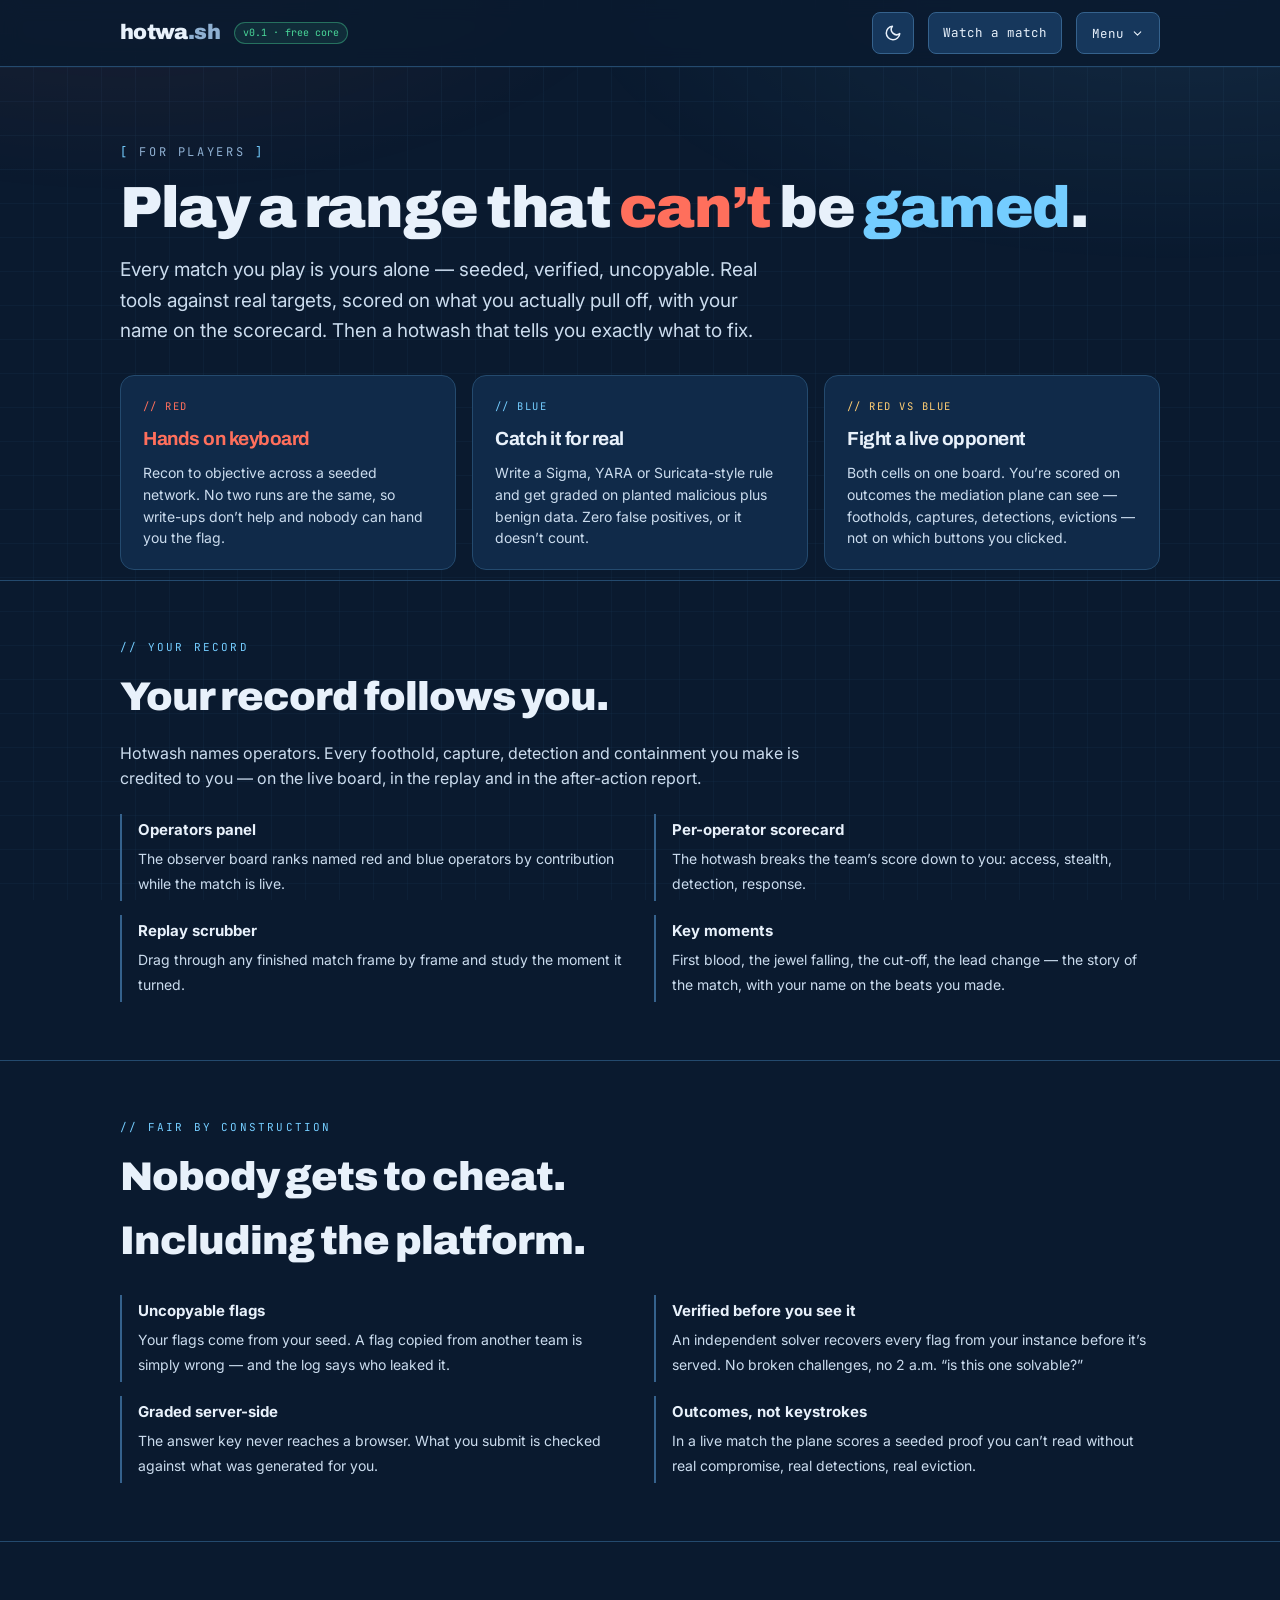
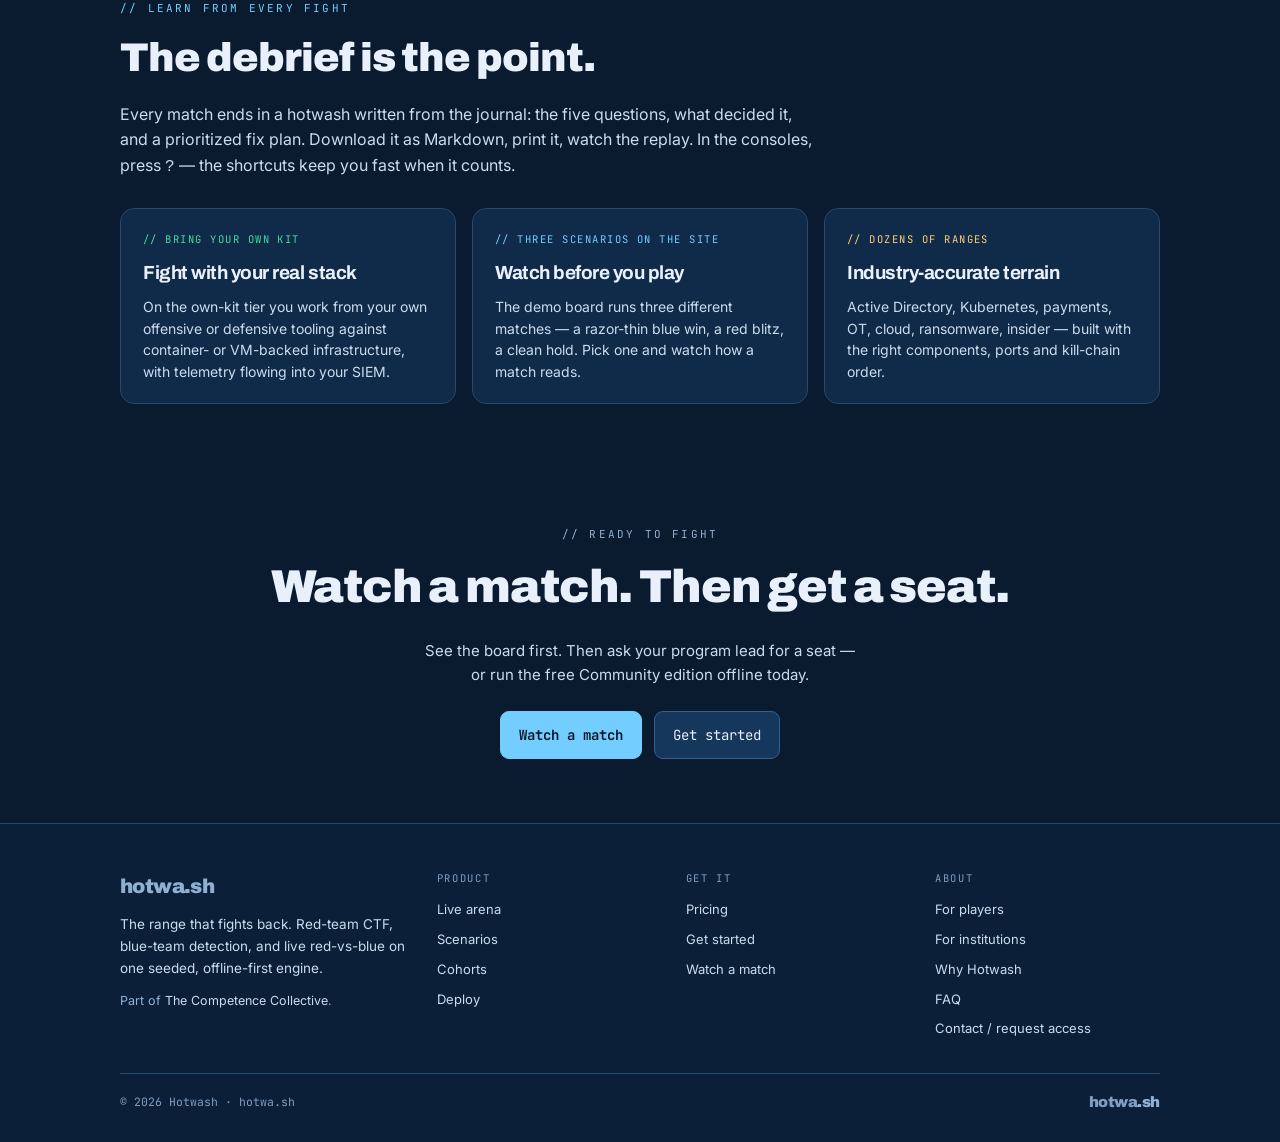
<file: players.html>
<!doctype html>
<html lang="en">
<head>
<meta charset="utf-8">
<meta name="viewport" content="width=device-width, initial-scale=1">
<script>try{var t=localStorage.getItem('hotwash-theme');document.documentElement.dataset.theme=(t==='light'||t==='dark')?t:'dark';}catch(e){document.documentElement.dataset.theme='dark';}</script>
<title>For players — hotwa.sh</title>
<meta name="description" content="Hotwash for players: seeded, verified, uncopyable matches; real tools scored on outcomes; a named scorecard, replays and a hotwash after every fight.">
<link rel="canonical" href="https://hotwa.sh/players.html">
<meta name="theme-color" content="#0a1a2f">
<meta property="og:title" content="For players — hotwa.sh">
<meta property="og:description" content="Play a range that can't be gamed. Your name on the scorecard, a hotwash after every fight.">
<meta property="og:url" content="https://hotwa.sh/players.html">
<meta property="og:type" content="website">
<link rel="icon" href="data:image/svg+xml,%3Csvg xmlns=%27http://www.w3.org/2000/svg%27 viewBox=%270 0 32 32%27%3E%3Crect width=%2732%27 height=%2732%27 rx=%277%27 fill=%27%2316212e%27/%3E%3Ctext x=%2716%27 y=%2722%27 font-family=%27Arial Black,Arial,sans-serif%27 font-weight=%27900%27 font-size=%2714%27 letter-spacing=%27-0.5%27 text-anchor=%27middle%27 fill=%27%23eef4fb%27%3E.sh%3C/text%3E%3C/svg%3E">
<link rel="preconnect" href="https://fonts.googleapis.com"><link rel="preconnect" href="https://fonts.gstatic.com" crossorigin>
<link rel="stylesheet" href="https://fonts.googleapis.com/css2?family=Archivo:wght@500;700;800;900&family=Inter:wght@400;500;600&family=JetBrains+Mono:wght@400;500;600;700&display=swap">
<link rel="stylesheet" href="/assets/site.css">
<style>
  .phero{padding:64px 0 10px}
  h1.big{font-size:clamp(34px,6vw,58px);font-weight:900;line-height:1.02;margin:16px 0 0}
  .diff{display:grid;grid-template-columns:repeat(3,1fr);gap:16px;margin-top:28px}
  @media(max-width:860px){.diff{grid-template-columns:1fr}}
  .dcard{background:var(--panel);border:1px solid var(--line);border-radius:14px;padding:22px 22px 20px;position:relative;overflow:hidden}
  .dcard .k{font-family:var(--mono);font-size:10.5px;letter-spacing:.14em;text-transform:uppercase;color:var(--blue);margin:0 0 10px}
  .dcard h3{font-size:19px;margin:0 0 8px}
  .dcard p{color:var(--ink-2);font-size:14px;margin:0;line-height:1.55}
  .dcard.r .k{color:var(--red)} .dcard.g .k{color:var(--gold)} .dcard.o .k{color:var(--ok)}
  .proof{display:grid;grid-template-columns:repeat(2,1fr);gap:14px 28px;margin-top:22px}
  @media(max-width:720px){.proof{grid-template-columns:1fr}}
  .proof div{border-left:2px solid var(--line-2);padding:4px 0 4px 16px}
  .proof b{display:block;font-size:15px;margin-bottom:4px}
  .proof span{color:var(--ink-2);font-size:14px;line-height:1.55}
  .sec-lede.wide{max-width:70ch;font-size:16px;line-height:1.6;color:var(--ink-2);margin:12px 0 0}
  .cost{display:grid;grid-template-columns:repeat(3,1fr);gap:14px;margin-top:22px}
  @media(max-width:860px){.cost{grid-template-columns:1fr}}
  .cost div{background:var(--panel);border:1px solid var(--line);border-radius:12px;padding:18px}
  .cost .k{font-family:var(--mono);font-size:10.5px;letter-spacing:.12em;text-transform:uppercase;color:var(--faint);margin:0 0 6px}
  .cost b{font-family:var(--disp);font-size:22px;font-weight:900;display:block}
  .cost p{color:var(--mut);font-size:13px;margin:6px 0 0;line-height:1.5}
  .fine{color:var(--faint);font-size:12.5px;margin-top:14px;max-width:70ch;line-height:1.55}
</style>
</head>
<body>
<a class="skip" href="#main">Skip to content</a>
<header><div class="bar">
  <a class="wm" href="/">hotwa<span class="dot">.sh</span></a>
  <span class="badge">v0.1 · free core</span>
  <span class="spacer"></span>
  <button class="themetoggle" id="themetoggle" type="button" aria-pressed="false" aria-label="Switch to light theme">
    <svg class="moon" viewBox="0 0 24 24" fill="none" aria-hidden="true"><path d="M21 12.8A9 9 0 1 1 11.2 3a7 7 0 0 0 9.8 9.8Z" stroke="currentColor" stroke-width="2" stroke-linejoin="round"/></svg>
    <svg class="sun" viewBox="0 0 24 24" fill="none" aria-hidden="true"><circle cx="12" cy="12" r="4.5" stroke="currentColor" stroke-width="2"/><path d="M12 2v2M12 20v2M4.2 4.2l1.4 1.4M18.4 18.4l1.4 1.4M2 12h2M20 12h2M4.2 19.8l1.4-1.4M18.4 5.6l1.4-1.4" stroke="currentColor" stroke-width="2" stroke-linecap="round"/></svg>
  </button>
  <a class="cta" href="/watch.html">Watch a match</a>
  <button class="menubtn" id="menubtn" type="button" aria-haspopup="true" aria-expanded="false" aria-controls="supermenu" aria-label="Open menu">Menu<svg class="chev" viewBox="0 0 24 24" fill="none" aria-hidden="true"><path d="M6 9l6 6 6-6" stroke="currentColor" stroke-width="2" stroke-linecap="round" stroke-linejoin="round"/></svg></button>
  <nav class="supermenu" id="supermenu" aria-label="Primary" hidden>
    <div class="smgroup">
      <p class="smh">Product</p>
      <a href="/#arena">Live arena</a>
      <a href="/#modes">Modes</a>
      <a href="/#scenarios">Scenarios</a>
      <a href="/#scale">Cohorts</a>
      <a href="/#tiers">Deploy</a>
      <a href="/watch.html">Watch a match</a>
    </div>
    <div class="smgroup">
      <p class="smh">Get it</p>
      <a href="/pricing.html">Pricing</a>
      <a href="/get-started.html">Get started</a>
    </div>
    <div class="smgroup">
      <p class="smh">Learn</p>
      <a href="/players.html" aria-current="page">For players</a>
      <a href="/institutions.html">For institutions</a>
      <a href="/compare.html">Why Hotwash</a>
      <a href="/#faq">FAQ</a>
      <a href="mailto:hello@hotwa.sh">Contact</a>
    </div>
  </nav>
</div></header>

<main id="main">
  <section class="phero" style="border-top:0" aria-labelledby="ph-h"><div class="wrap">
    <p class="eyebrow"><span class="bk">[</span> for players <span class="bk">]</span></p>
    <h1 class="big" id="ph-h">Play a range that <span class="r">can&rsquo;t</span> be <span class="b">gamed</span>.</h1>
    <p class="lede">Every match you play is yours alone &mdash; seeded, verified, uncopyable. Real tools against real targets, scored on what you actually pull off, with your name on the scorecard. Then a hotwash that tells you exactly what to fix.</p>
    <div class="diff">
      <div class="dcard r"><p class="k">// red</p><h3>Hands on keyboard</h3><p>Recon to objective across a seeded network. No two runs are the same, so write-ups don&rsquo;t help and nobody can hand you the flag.</p></div>
      <div class="dcard"><p class="k">// blue</p><h3>Catch it for real</h3><p>Write a Sigma, YARA or Suricata-style rule and get graded on planted malicious plus benign data. Zero false positives, or it doesn&rsquo;t count.</p></div>
      <div class="dcard g"><p class="k">// red vs blue</p><h3>Fight a live opponent</h3><p>Both cells on one board. You&rsquo;re scored on outcomes the mediation plane can see &mdash; footholds, captures, detections, evictions &mdash; not on which buttons you clicked.</p></div>
    </div>
  </div></section>

  <section aria-labelledby="rec-h"><div class="wrap">
    <p class="sec-k reveal">// your record</p>
    <h2 class="sec reveal" id="rec-h">Your record follows you.</h2>
    <p class="sec-lede wide reveal">Hotwash names operators. Every foothold, capture, detection and containment you make is credited to you &mdash; on the live board, in the replay and in the after-action report.</p>
    <div class="proof reveal">
      <div><b>Operators panel</b><span>The observer board ranks named red and blue operators by contribution while the match is live.</span></div>
      <div><b>Per-operator scorecard</b><span>The hotwash breaks the team&rsquo;s score down to you: access, stealth, detection, response.</span></div>
      <div><b>Replay scrubber</b><span>Drag through any finished match frame by frame and study the moment it turned.</span></div>
      <div><b>Key moments</b><span>First blood, the jewel falling, the cut-off, the lead change &mdash; the story of the match, with your name on the beats you made.</span></div>
    </div>
  </div></section>

  <section aria-labelledby="fair-h"><div class="wrap">
    <p class="sec-k reveal">// fair by construction</p>
    <h2 class="sec reveal" id="fair-h">Nobody gets to cheat. Including the platform.</h2>
    <div class="proof reveal">
      <div><b>Uncopyable flags</b><span>Your flags come from your seed. A flag copied from another team is simply wrong &mdash; and the log says who leaked it.</span></div>
      <div><b>Verified before you see it</b><span>An independent solver recovers every flag from your instance before it&rsquo;s served. No broken challenges, no 2 a.m. &ldquo;is this one solvable?&rdquo;</span></div>
      <div><b>Graded server-side</b><span>The answer key never reaches a browser. What you submit is checked against what was generated for you.</span></div>
      <div><b>Outcomes, not keystrokes</b><span>In a live match the plane scores a seeded proof you can&rsquo;t read without real compromise, real detections, real eviction.</span></div>
    </div>
  </div></section>

  <section aria-labelledby="learn-h"><div class="wrap">
    <p class="sec-k reveal">// learn from every fight</p>
    <h2 class="sec reveal" id="learn-h">The debrief is the point.</h2>
    <p class="sec-lede wide reveal">Every match ends in a hotwash written from the journal: the five questions, what decided it, and a prioritized fix plan. Download it as Markdown, print it, watch the replay. In the consoles, press <code>?</code> &mdash; the shortcuts keep you fast when it counts.</p>
    <div class="diff reveal">
      <div class="dcard o"><p class="k">// bring your own kit</p><h3>Fight with your real stack</h3><p>On the own-kit tier you work from your own offensive or defensive tooling against container- or VM-backed infrastructure, with telemetry flowing into your SIEM.</p></div>
      <div class="dcard"><p class="k">// three scenarios on the site</p><h3>Watch before you play</h3><p>The demo board runs three different matches &mdash; a razor-thin blue win, a red blitz, a clean hold. Pick one and watch how a match reads.</p></div>
      <div class="dcard g"><p class="k">// dozens of ranges</p><h3>Industry-accurate terrain</h3><p>Active Directory, Kubernetes, payments, OT, cloud, ransomware, insider &mdash; built with the right components, ports and kill-chain order.</p></div>
    </div>
  </div></section>

  <div class="wrap"><div class="ctaband reveal">
    <p class="sec-k" style="color:var(--mut)">// ready to fight</p>
    <h2>Watch a match. Then get a seat.</h2>
    <p class="sub">See the board first. Then ask your program lead for a seat &mdash; or run the free Community edition offline today.</p>
    <div class="btnrow">
      <a class="btn primary" href="/watch.html">Watch a match</a>
      <a class="btn ghost" href="/get-started.html">Get started</a>
    </div>
  </div></div>
</main>

<footer class="sitefoot">
  <div class="wrap">
    <div class="foot-top">
      <div class="foot-brand">
        <a class="wm" href="/">hotwa<span class="dot">.sh</span></a>
        <p class="foot-tag">The range that fights back. Red-team CTF, blue-team detection, and live red-vs-blue on one seeded, offline-first engine.</p>
        <p class="foot-coll">Part of <a href="https://competencecollective.org">The Competence Collective</a>.</p>
      </div>
      <nav class="fcol" aria-label="Product">
        <h2>Product</h2>
        <ul>
          <li><a href="/#arena">Live arena</a></li>
          <li><a href="/#scenarios">Scenarios</a></li>
          <li><a href="/#scale">Cohorts</a></li>
          <li><a href="/#tiers">Deploy</a></li>
        </ul>
      </nav>
      <nav class="fcol" aria-label="Get it">
        <h2>Get it</h2>
        <ul>
          <li><a href="/pricing.html">Pricing</a></li>
          <li><a href="/get-started.html">Get started</a></li>
          <li><a href="/watch.html">Watch a match</a></li>
        </ul>
      </nav>
      <nav class="fcol" aria-label="About">
        <h2>About</h2>
        <ul>
          <li><a href="/players.html">For players</a></li>
          <li><a href="/institutions.html">For institutions</a></li>
          <li><a href="/compare.html">Why Hotwash</a></li>
          <li><a href="/#faq">FAQ</a></li>
          <li><a href="mailto:hello@hotwa.sh">Contact / request access</a></li>
        </ul>
      </nav>
    </div>
    <div class="foot-bar">
      <span>&copy; 2026 Hotwash &middot; hotwa.sh</span>
      <span class="wm">hotwa<span class="dot">.sh</span></span>
    </div>
  </div>
</footer>
<script src="/assets/app.js"></script>
</body>
</html>
</file>
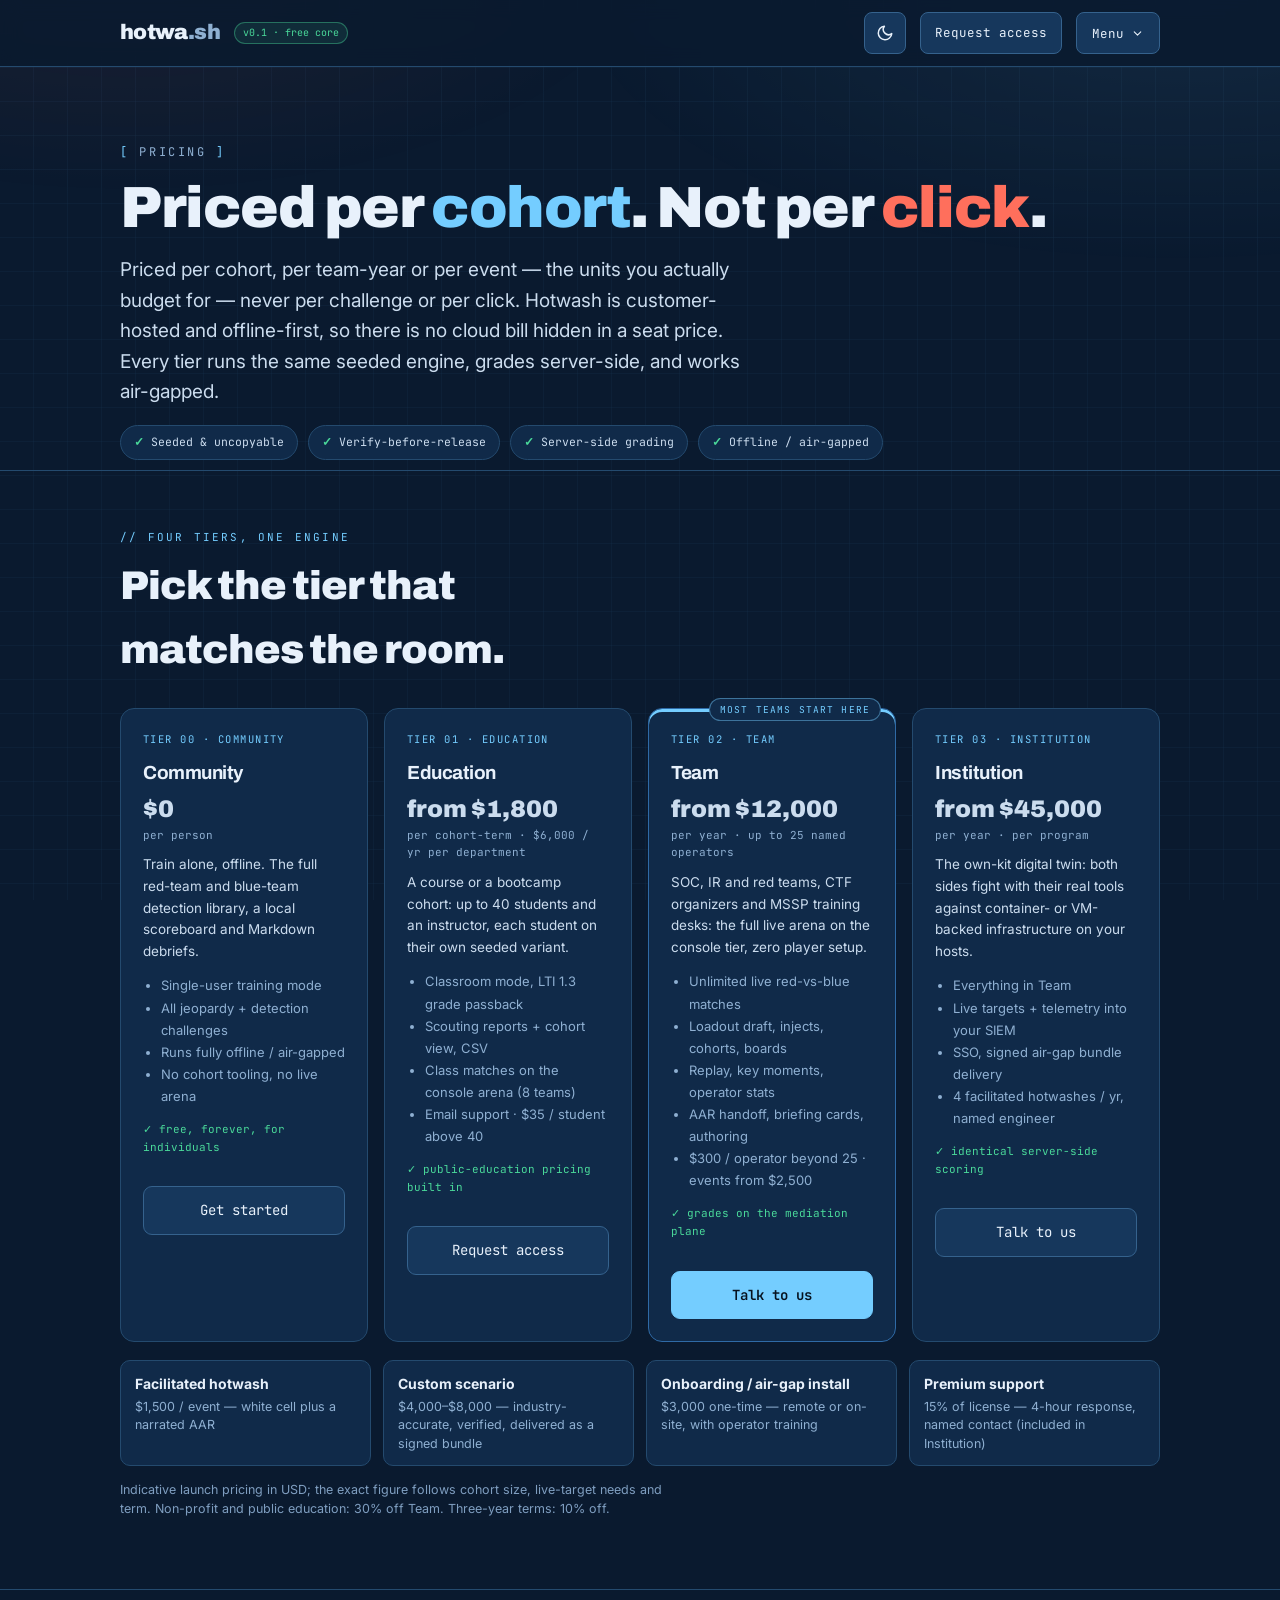
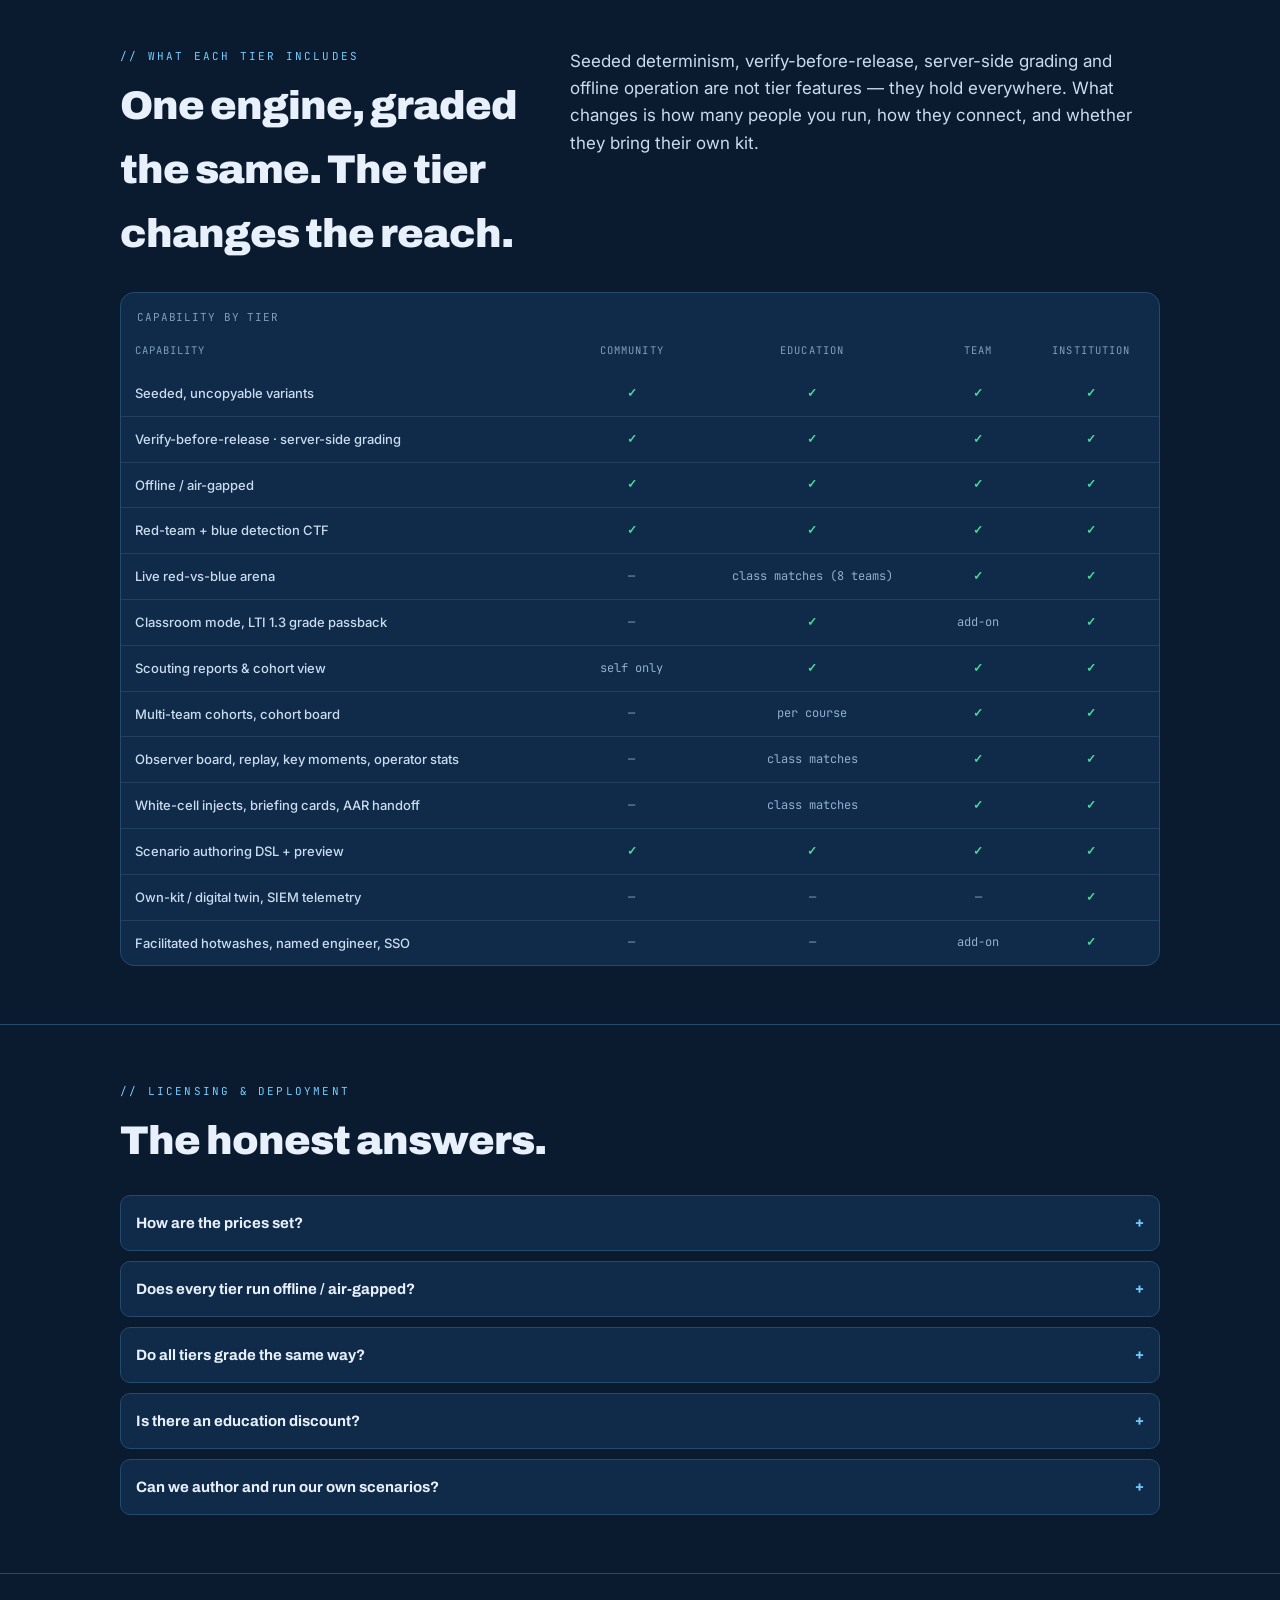
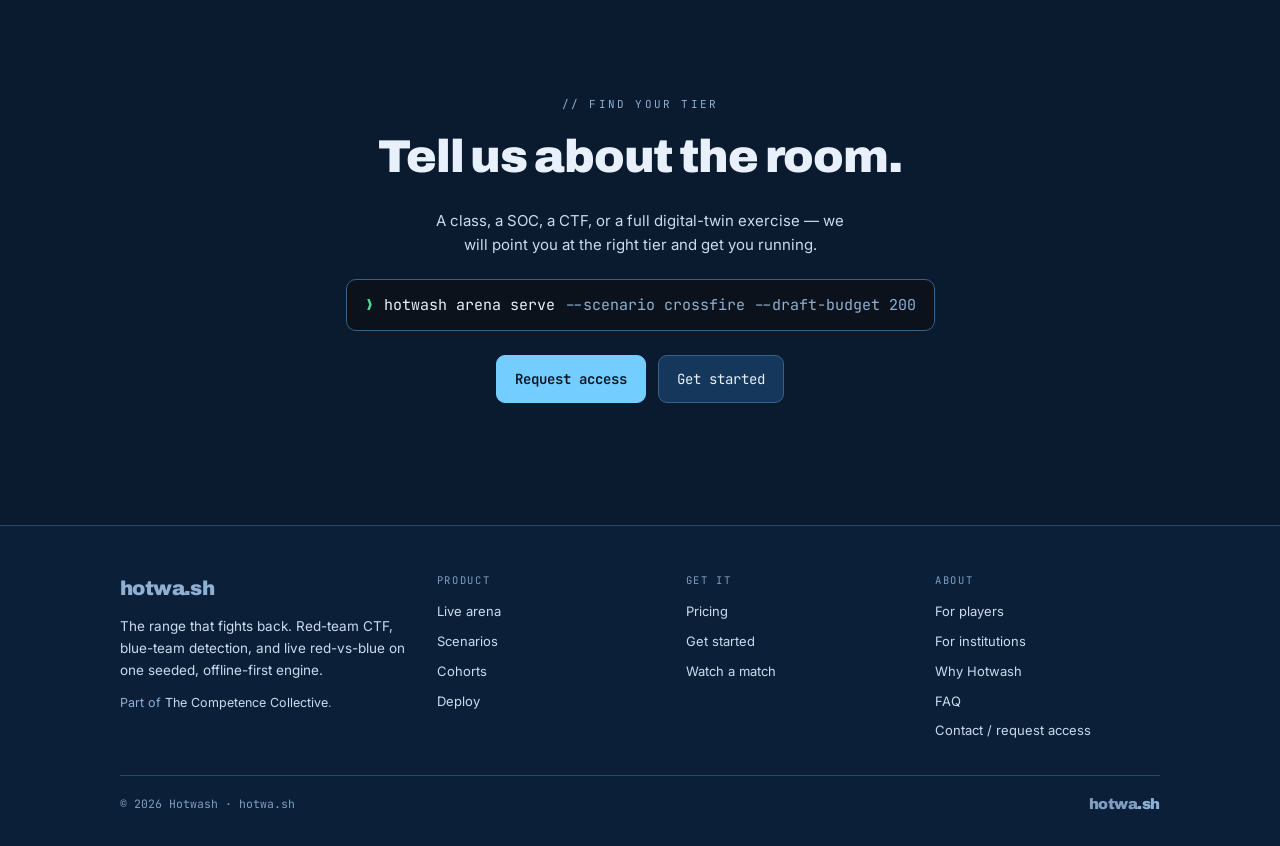
<file: pricing.html>
<!doctype html>
<html lang="en">
<head>
<meta charset="utf-8">
<meta name="viewport" content="width=device-width, initial-scale=1">
<script>try{var t=localStorage.getItem('hotwash-theme');document.documentElement.dataset.theme=(t==='light'||t==='dark')?t:'dark';}catch(e){document.documentElement.dataset.theme='dark';}</script>
<title>Pricing — hotwa.sh</title>
<meta name="description" content="Hotwash deployment tiers: Community/Education, the browser Console tier, and the own-kit Digital-twin tier. All seeded, server-graded and offline-first. Talk to us for access.">
<link rel="canonical" href="https://hotwa.sh/pricing.html">
<meta name="theme-color" content="#0a1a2f">
<meta property="og:title" content="Pricing — hotwa.sh">
<meta property="og:description" content="Three ways to deploy Hotwash: Community/Education, browser Console, and own-kit Digital twin. Graded identically, offline-first.">
<meta property="og:url" content="https://hotwa.sh/pricing.html">
<meta property="og:type" content="website">
<link rel="icon" href="data:image/svg+xml,%3Csvg xmlns=%27http://www.w3.org/2000/svg%27 viewBox=%270 0 32 32%27%3E%3Crect width=%2732%27 height=%2732%27 rx=%277%27 fill=%27%2316212e%27/%3E%3Ctext x=%2716%27 y=%2722%27 font-family=%27Arial Black,Arial,sans-serif%27 font-weight=%27900%27 font-size=%2714%27 letter-spacing=%27-0.5%27 text-anchor=%27middle%27 fill=%27%23eef4fb%27%3E.sh%3C/text%3E%3C/svg%3E">
<link rel="preconnect" href="https://fonts.googleapis.com"><link rel="preconnect" href="https://fonts.gstatic.com" crossorigin>
<link rel="stylesheet" href="https://fonts.googleapis.com/css2?family=Archivo:wght@500;700;800;900&family=Inter:wght@400;500;600&family=JetBrains+Mono:wght@400;500;600;700&display=swap">
<link rel="stylesheet" href="/assets/site.css">
<style>
  /* pricing-only layout */
  .phero{padding:64px 0 10px}
  h1.big{font-size:clamp(34px,6vw,58px);font-weight:900;line-height:1.02;margin:16px 0 0}
  .tiers.three{grid-template-columns:repeat(3,1fr)}
  @media(max-width:900px){.tiers.three{grid-template-columns:1fr}}
  .tiers.four{grid-template-columns:repeat(4,1fr)}
  .tiers.four .tier.feature{overflow:visible}
  .tiers.four .tier .pop{top:-11px;right:14px;background:var(--panel);padding:3px 10px}
  @media(max-width:1060px){.tiers.four{grid-template-columns:repeat(2,1fr)}}
  @media(max-width:600px){.tiers.four{grid-template-columns:1fr}}
  .tier .price{margin:6px 0 10px}
  .tier .price b{font-family:var(--disp);font-size:24px;font-weight:900;display:block;line-height:1.1}
  .tier .price span{display:block;font-family:var(--mono);font-size:11px;color:var(--mut);margin-top:4px}
  .addons{display:grid;grid-template-columns:repeat(4,1fr);gap:12px;margin-top:18px}
  @media(max-width:1060px){.addons{grid-template-columns:repeat(2,1fr)}}
  @media(max-width:600px){.addons{grid-template-columns:1fr}}
  .addons div{border:1px solid var(--line);border-radius:10px;padding:12px 14px;background:var(--panel)}
  .addons b{display:block;font-size:14px}
  .addons span{display:block;font-size:12.5px;color:var(--mut);margin-top:3px;line-height:1.45}
  .fine{color:var(--faint);font-size:12.5px;margin-top:14px;max-width:70ch;line-height:1.55}
  .tier.feature{border-color:var(--blue-dim);box-shadow:inset 0 3px 0 var(--blue)}
  .tier .pop{position:absolute;top:16px;right:16px;font-family:var(--mono);font-size:9.5px;letter-spacing:.12em;text-transform:uppercase;
    color:var(--blue);border:1px solid color-mix(in srgb,var(--blue) 45%,transparent);border-radius:999px;padding:3px 9px}
  .tier .btn{margin-top:18px;width:100%;justify-content:center}
  .tier ul{margin:0 0 4px}
  /* comparison table */
  .cmp{margin-top:26px;overflow-x:auto;border:1px solid var(--line);border-radius:14px;background:var(--panel)}
  .cmp table{width:100%;border-collapse:collapse;font-size:13px;min-width:600px}
  .cmp caption{text-align:left;padding:16px 16px 4px;font-family:var(--mono);font-size:11px;letter-spacing:.08em;text-transform:uppercase;color:var(--faint)}
  .cmp th,.cmp td{padding:12px 14px;border-bottom:1px solid color-mix(in srgb,var(--line) 70%,transparent)}
  .cmp thead th{font-family:var(--mono);font-size:10.5px;letter-spacing:.1em;text-transform:uppercase;color:var(--faint);font-weight:400;text-align:center}
  .cmp thead th:first-child{text-align:left}
  .cmp tbody th{text-align:left;font-weight:500;color:var(--ink-2)}
  .cmp tbody td{text-align:center;color:var(--mut);font-family:var(--mono);font-size:12px}
  .cmp td.y{color:var(--ok);font-weight:600}
  .cmp td.n{color:var(--faint)}
  .cmp tr:last-child th,.cmp tr:last-child td{border-bottom:0}
</style>
</head>
<body>
<a class="skip" href="#main">Skip to content</a>
<header><div class="bar">
  <a class="wm" href="/">hotwa<span class="dot">.sh</span></a>
  <span class="badge">v0.1 · free core</span>
  <span class="spacer"></span>
  <button class="themetoggle" id="themetoggle" type="button" aria-pressed="false" aria-label="Switch to light theme">
    <svg class="moon" viewBox="0 0 24 24" fill="none" aria-hidden="true"><path d="M21 12.8A9 9 0 1 1 11.2 3a7 7 0 0 0 9.8 9.8Z" stroke="currentColor" stroke-width="2" stroke-linejoin="round"/></svg>
    <svg class="sun" viewBox="0 0 24 24" fill="none" aria-hidden="true"><circle cx="12" cy="12" r="4.5" stroke="currentColor" stroke-width="2"/><path d="M12 2v2M12 20v2M4.2 4.2l1.4 1.4M18.4 18.4l1.4 1.4M2 12h2M20 12h2M4.2 19.8l1.4-1.4M18.4 5.6l1.4-1.4" stroke="currentColor" stroke-width="2" stroke-linecap="round"/></svg>
  </button>
  <a class="cta" href="/get-started.html#request">Request access</a>
  <button class="menubtn" id="menubtn" type="button" aria-haspopup="true" aria-expanded="false" aria-controls="supermenu" aria-label="Open menu">Menu<svg class="chev" viewBox="0 0 24 24" fill="none" aria-hidden="true"><path d="M6 9l6 6 6-6" stroke="currentColor" stroke-width="2" stroke-linecap="round" stroke-linejoin="round"/></svg></button>
  <nav class="supermenu" id="supermenu" aria-label="Primary" hidden>
    <div class="smgroup">
      <p class="smh">Product</p>
      <a href="/#arena">Live arena</a>
      <a href="/#modes">Modes</a>
      <a href="/#scenarios">Scenarios</a>
      <a href="/#scale">Cohorts</a>
      <a href="/#tiers">Deploy</a>
      <a href="/watch.html">Watch a match</a>
    </div>
    <div class="smgroup">
      <p class="smh">Get it</p>
      <a href="/pricing.html" aria-current="page">Pricing</a>
      <a href="/get-started.html">Get started</a>
    </div>
    <div class="smgroup">
      <p class="smh">Learn</p>
      <a href="/players.html">For players</a>
      <a href="/institutions.html">For institutions</a>
      <a href="/compare.html">Why Hotwash</a>
      <a href="/#faq">FAQ</a>
      <a href="mailto:hello@hotwa.sh">Contact</a>
    </div>
  </nav>
</div></header>

<main id="main">
  <!-- HERO -->
  <section class="phero" style="border-top:0" aria-labelledby="ph-h"><div class="wrap">
    <p class="eyebrow"><span class="bk">[</span> pricing <span class="bk">]</span></p>
    <h1 class="big" id="ph-h">Priced per <span class="b">cohort</span>. Not per <span class="r">click</span>.</h1>
    <p class="lede">Priced per cohort, per team-year or per event &mdash; the units you actually budget for &mdash; never per challenge or per click. Hotwash is customer-hosted and offline-first, so there is no cloud bill hidden in a seat price. Every tier runs the same seeded engine, grades server-side, and works air-gapped.</p>
    <div class="pledge" role="list" aria-label="Shared across every tier">
      <span class="p" role="listitem"><b>&#10003;</b> Seeded &amp; uncopyable</span>
      <span class="p" role="listitem"><b>&#10003;</b> Verify-before-release</span>
      <span class="p" role="listitem"><b>&#10003;</b> Server-side grading</span>
      <span class="p" role="listitem"><b>&#10003;</b> Offline / air-gapped</span>
    </div>
  </div></section>

  <!-- TIERS -->
  <section aria-labelledby="tiers-h"><div class="wrap">
    <p class="sec-k reveal">// four tiers, one engine</p>
    <h2 class="sec reveal" id="tiers-h">Pick the tier that matches the room.</h2>
    <div class="tiers four">
      <div class="tier reveal">
        <p class="tk">tier 00 &middot; community</p>
        <h3>Community</h3>
        <p class="price"><b>$0</b><span>per person</span></p>
        <p>Train alone, offline. The full red-team and blue-team detection library, a local scoreboard and Markdown debriefs.</p>
        <ul>
          <li>Single-user training mode</li>
          <li>All jeopardy + detection challenges</li>
          <li>Runs fully offline / air-gapped</li>
          <li>No cohort tooling, no live arena</li>
        </ul>
        <p class="foot">&#10003; free, forever, for individuals</p>
        <a class="btn ghost" href="/get-started.html">Get started</a>
      </div>
      <div class="tier reveal">
        <p class="tk">tier 01 &middot; education</p>
        <h3>Education</h3>
        <p class="price"><b>from $1,800</b><span>per cohort-term &middot; $6,000 / yr per department</span></p>
        <p>A course or a bootcamp cohort: up to 40 students and an instructor, each student on their own seeded variant.</p>
        <ul>
          <li>Classroom mode, LTI 1.3 grade passback</li>
          <li>Scouting reports + cohort view, CSV</li>
          <li>Class matches on the console arena (8 teams)</li>
          <li>Email support &middot; $35 / student above 40</li>
        </ul>
        <p class="foot">&#10003; public-education pricing built in</p>
        <a class="btn ghost" href="/get-started.html#request">Request access</a>
      </div>
      <div class="tier feature reveal">
        <span class="pop">most teams start here</span>
        <p class="tk">tier 02 &middot; team</p>
        <h3>Team</h3>
        <p class="price"><b>from $12,000</b><span>per year &middot; up to 25 named operators</span></p>
        <p>SOC, IR and red teams, CTF organizers and MSSP training desks: the full live arena on the console tier, zero player setup.</p>
        <ul>
          <li>Unlimited live red-vs-blue matches</li>
          <li>Loadout draft, injects, cohorts, boards</li>
          <li>Replay, key moments, operator stats</li>
          <li>AAR handoff, briefing cards, authoring</li>
          <li>$300 / operator beyond 25 &middot; events from $2,500</li>
        </ul>
        <p class="foot">&#10003; grades on the mediation plane</p>
        <a class="btn primary" href="/get-started.html#request">Talk to us</a>
      </div>
      <div class="tier reveal">
        <p class="tk">tier 03 &middot; institution</p>
        <h3>Institution</h3>
        <p class="price"><b>from $45,000</b><span>per year &middot; per program</span></p>
        <p>The own-kit digital twin: both sides fight with their real tools against container- or VM-backed infrastructure on your hosts.</p>
        <ul>
          <li>Everything in Team</li>
          <li>Live targets + telemetry into your SIEM</li>
          <li>SSO, signed air-gap bundle delivery</li>
          <li>4 facilitated hotwashes / yr, named engineer</li>
        </ul>
        <p class="foot">&#10003; identical server-side scoring</p>
        <a class="btn ghost" href="/get-started.html#request">Talk to us</a>
      </div>
    </div>
    <div class="addons reveal" aria-label="Add-ons and services">
      <div><b>Facilitated hotwash</b><span>$1,500 / event &mdash; white cell plus a narrated AAR</span></div>
      <div><b>Custom scenario</b><span>$4,000&ndash;$8,000 &mdash; industry-accurate, verified, delivered as a signed bundle</span></div>
      <div><b>Onboarding / air-gap install</b><span>$3,000 one-time &mdash; remote or on-site, with operator training</span></div>
      <div><b>Premium support</b><span>15% of license &mdash; 4-hour response, named contact (included in Institution)</span></div>
    </div>
    <p class="fine">Indicative launch pricing in USD; the exact figure follows cohort size, live-target needs and term. Non-profit and public education: 30% off Team. Three-year terms: 10% off.</p>
  </div></section>

  <!-- COMPARISON -->
  <section aria-labelledby="cmp-h"><div class="wrap">
    <div class="sechead">
      <div class="sh-l"><p class="sec-k reveal">// what each tier includes</p>
      <h2 class="sec reveal" id="cmp-h">One engine, graded the same. The tier changes the reach.</h2></div>
      <p class="sec-lede reveal">Seeded determinism, verify-before-release, server-side grading and offline operation are not tier features &mdash; they hold everywhere. What changes is how many people you run, how they connect, and whether they bring their own kit.</p>
    </div>
    <div class="cmp reveal">
      <table>
        <caption>Capability by tier</caption>
        <thead>
          <tr><th scope="col">Capability</th><th scope="col">Community</th><th scope="col">Education</th><th scope="col">Team</th><th scope="col">Institution</th></tr>
        </thead>
        <tbody>
          <tr><th scope="row">Seeded, uncopyable variants</th><td class="y">&#10003;</td><td class="y">&#10003;</td><td class="y">&#10003;</td><td class="y">&#10003;</td></tr>
          <tr><th scope="row">Verify-before-release &middot; server-side grading</th><td class="y">&#10003;</td><td class="y">&#10003;</td><td class="y">&#10003;</td><td class="y">&#10003;</td></tr>
          <tr><th scope="row">Offline / air-gapped</th><td class="y">&#10003;</td><td class="y">&#10003;</td><td class="y">&#10003;</td><td class="y">&#10003;</td></tr>
          <tr><th scope="row">Red-team + blue detection CTF</th><td class="y">&#10003;</td><td class="y">&#10003;</td><td class="y">&#10003;</td><td class="y">&#10003;</td></tr>
          <tr><th scope="row">Live red-vs-blue arena</th><td class="n">&mdash;</td><td>class matches (8 teams)</td><td class="y">&#10003;</td><td class="y">&#10003;</td></tr>
          <tr><th scope="row">Classroom mode, LTI 1.3 grade passback</th><td class="n">&mdash;</td><td class="y">&#10003;</td><td>add-on</td><td class="y">&#10003;</td></tr>
          <tr><th scope="row">Scouting reports &amp; cohort view</th><td>self only</td><td class="y">&#10003;</td><td class="y">&#10003;</td><td class="y">&#10003;</td></tr>
          <tr><th scope="row">Multi-team cohorts, cohort board</th><td class="n">&mdash;</td><td>per course</td><td class="y">&#10003;</td><td class="y">&#10003;</td></tr>
          <tr><th scope="row">Observer board, replay, key moments, operator stats</th><td class="n">&mdash;</td><td>class matches</td><td class="y">&#10003;</td><td class="y">&#10003;</td></tr>
          <tr><th scope="row">White-cell injects, briefing cards, AAR handoff</th><td class="n">&mdash;</td><td>class matches</td><td class="y">&#10003;</td><td class="y">&#10003;</td></tr>
          <tr><th scope="row">Scenario authoring DSL + preview</th><td class="y">&#10003;</td><td class="y">&#10003;</td><td class="y">&#10003;</td><td class="y">&#10003;</td></tr>
          <tr><th scope="row">Own-kit / digital twin, SIEM telemetry</th><td class="n">&mdash;</td><td class="n">&mdash;</td><td class="n">&mdash;</td><td class="y">&#10003;</td></tr>
          <tr><th scope="row">Facilitated hotwashes, named engineer, SSO</th><td class="n">&mdash;</td><td class="n">&mdash;</td><td>add-on</td><td class="y">&#10003;</td></tr>
        </tbody>
      </table>
    </div>
  </div></section>

  <!-- FAQ -->
  <section aria-labelledby="pfaq-h"><div class="wrap">
    <p class="sec-k reveal">// licensing &amp; deployment</p>
    <h2 class="sec reveal" id="pfaq-h">The honest answers.</h2>
    <div class="faq reveal">
      <details><summary>How are the prices set?</summary><p>By the unit you budget for: a cohort-term for a course, a team-year for a SOC or a red team, a program-year for an own-kit twin, or a one-off event. The figures here are indicative launch pricing; the exact number follows cohort size, live-target needs and term length. There is no per-challenge or per-click metering, and no cloud cost hidden in a seat price &mdash; Hotwash runs on your hardware.</p></details>
      <details><summary>Does every tier run offline / air-gapped?</summary><p>Yes. Targets, consoles and scoring run air-gapped on all tiers; challenge content ships as signed offline bundles, and nothing is pulled from the internet at match time. The Institution tier is designed to stand up inside an isolated range network.</p></details>
      <details><summary>Do all tiers grade the same way?</summary><p>Yes. Grading is server-side on the mediation plane for every tier, so a result on the Team tier means the same thing as the same result on the Institution tier. Moving up a tier changes reach and realism, never the scoring.</p></details>
      <details><summary>Is there an education discount?</summary><p>Education is its own tier priced per cohort-term, with a flat department license for unlimited courses, and public education and non-profits get 30% off Team. Individuals always have the free Community edition.</p></details>
      <details><summary>Can we author and run our own scenarios?</summary><p>Yes &mdash; a documented DSL and authoring guide ship on every tier, and the engine validates and verifies every scenario (the independent solver must recover every flag) before it can be served.</p></details>
    </div>
  </div></section>

  <!-- CTA -->
  <section aria-labelledby="pcta-h"><div class="ctaband reveal">
    <p class="sec-k" style="color:var(--mut)">// find your tier</p>
    <h2 id="pcta-h">Tell us about the room.</h2>
    <p class="sub">A class, a SOC, a CTF, or a full digital-twin exercise &mdash; we will point you at the right tier and get you running.</p>
    <div class="run"><span class="p">&#10095;</span> hotwash arena serve <span style="color:var(--mut)">--scenario crossfire --draft-budget 200</span></div>
    <div class="btnrow">
      <a class="btn primary" href="/get-started.html#request">Request access</a>
      <a class="btn ghost" href="/get-started.html">Get started</a>
    </div>
  </div></section>
</main>

<footer class="sitefoot">
  <div class="wrap">
    <div class="foot-top">
      <div class="foot-brand">
        <a class="wm" href="/">hotwa<span class="dot">.sh</span></a>
        <p class="foot-tag">The range that fights back. Red-team CTF, blue-team detection, and live red-vs-blue on one seeded, offline-first engine.</p>
        <p class="foot-coll">Part of <a href="https://competencecollective.org">The Competence Collective</a>.</p>
      </div>
      <nav class="fcol" aria-label="Product">
        <h2>Product</h2>
        <ul>
          <li><a href="/#arena">Live arena</a></li>
          <li><a href="/#scenarios">Scenarios</a></li>
          <li><a href="/#scale">Cohorts</a></li>
          <li><a href="/#tiers">Deploy</a></li>
        </ul>
      </nav>
      <nav class="fcol" aria-label="Get it">
        <h2>Get it</h2>
        <ul>
          <li><a href="/pricing.html">Pricing</a></li>
          <li><a href="/get-started.html">Get started</a></li>
          <li><a href="/watch.html">Watch a match</a></li>
        </ul>
      </nav>
      <nav class="fcol" aria-label="About">
        <h2>About</h2>
        <ul>
          <li><a href="/players.html">For players</a></li>
          <li><a href="/institutions.html">For institutions</a></li>
          <li><a href="/compare.html">Why Hotwash</a></li>
          <li><a href="/#faq">FAQ</a></li>
          <li><a href="mailto:hello@hotwa.sh">Contact / request access</a></li>
        </ul>
      </nav>
    </div>
    <div class="foot-bar">
      <span>&copy; 2026 Hotwash &middot; hotwa.sh</span>
      <span class="wm">hotwa<span class="dot">.sh</span></span>
    </div>
  </div>
</footer>
<script src="/assets/app.js"></script>
</body>
</html>
</file>
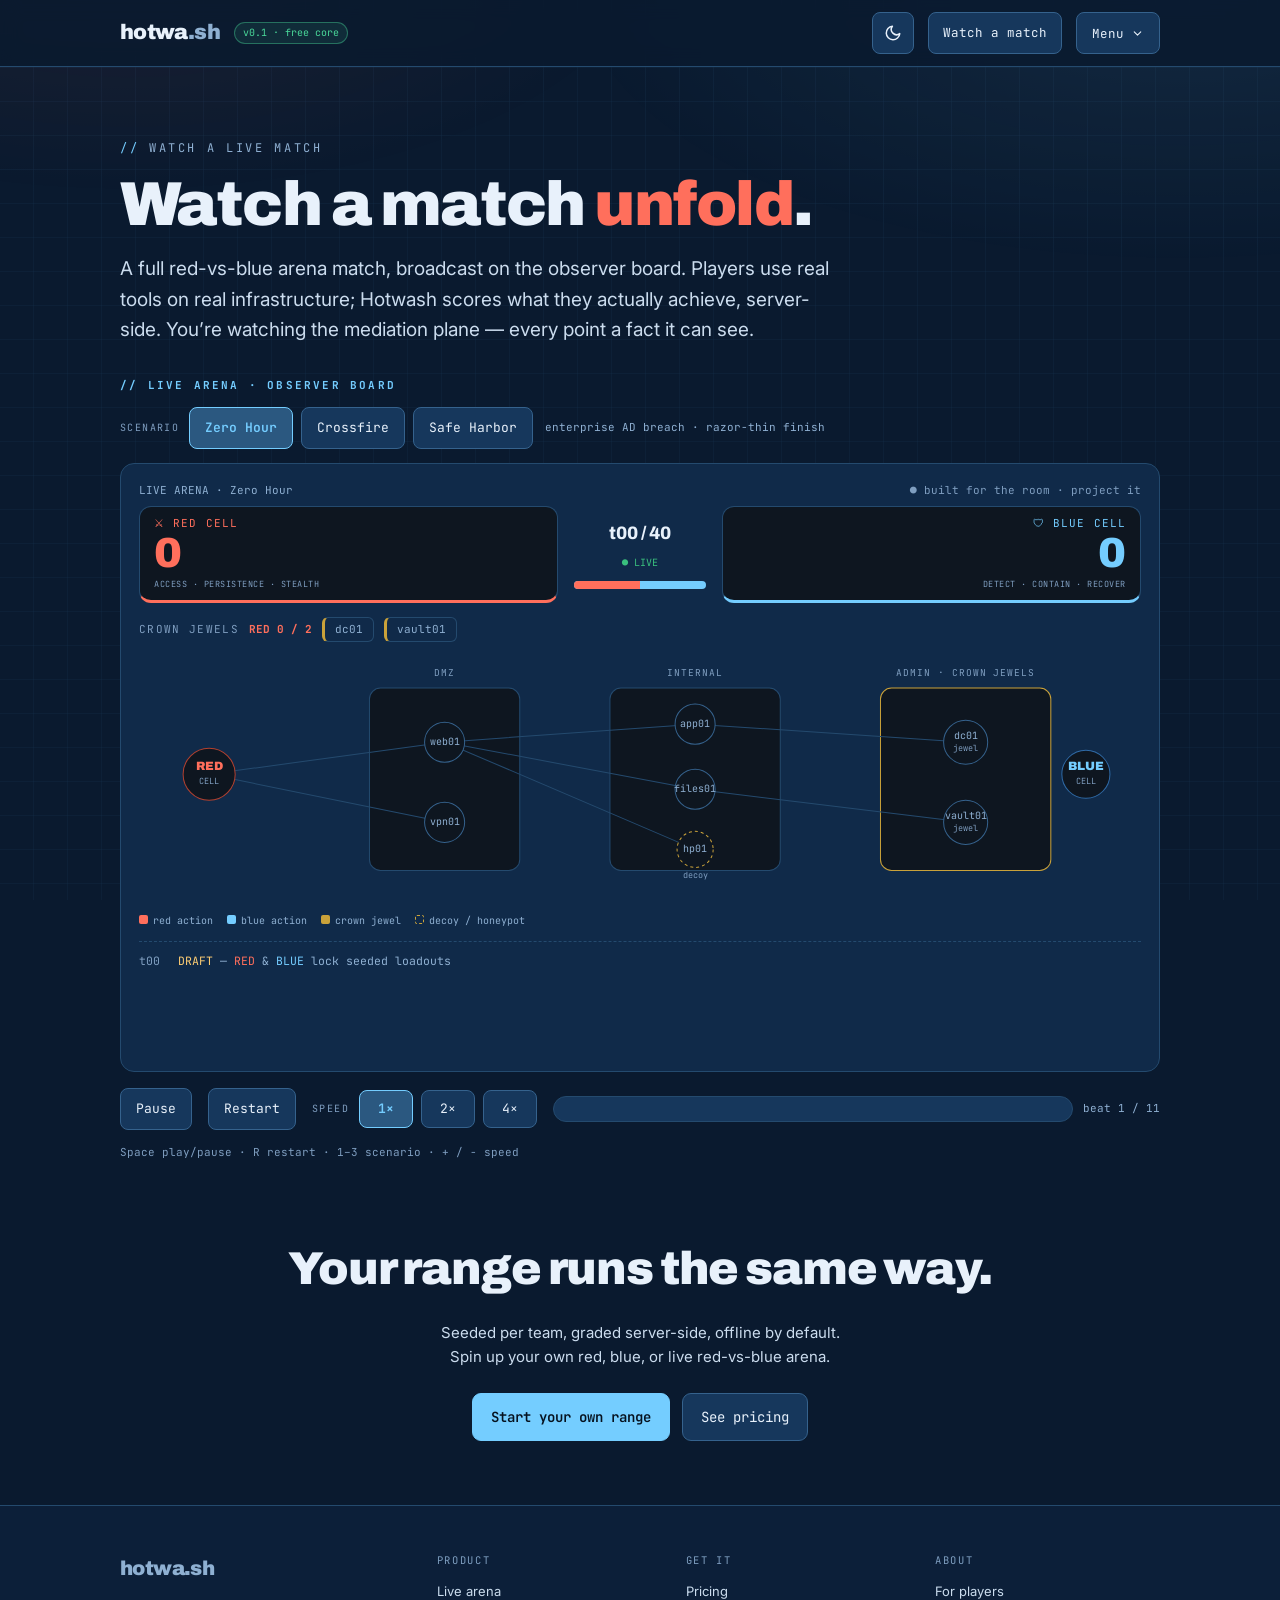
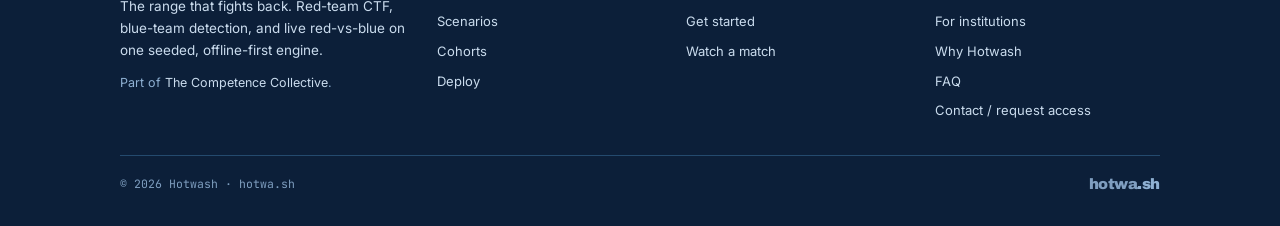
<file: watch.html>
<!doctype html>
<html lang="en">
<head>
<meta charset="utf-8">
<meta name="viewport" content="width=device-width, initial-scale=1">
<script>try{var t=localStorage.getItem('hotwash-theme');document.documentElement.dataset.theme=(t==='light'||t==='dark')?t:'dark';}catch(e){document.documentElement.dataset.theme='dark';}</script>
<title>Watch a live match — hotwa.sh</title>
<meta name="description" content="Watch a full red-vs-blue Hotwash arena match play out like a broadcast: real tools, server-side scoring, and the mediation plane observers watch live. Play, pause, restart and change speed.">
<link rel="canonical" href="https://hotwa.sh/watch.html">
<meta name="theme-color" content="#0a1a2f">
<meta property="og:title" content="Watch a live match — hotwa.sh">
<meta property="og:description" content="A full red-vs-blue arena match, broadcast live on the observer board. Play, pause, restart, change speed — it loops forever.">
<meta property="og:url" content="https://hotwa.sh/watch.html">
<meta property="og:type" content="website">
<link rel="icon" href="data:image/svg+xml,%3Csvg xmlns=%27http://www.w3.org/2000/svg%27 viewBox=%270 0 32 32%27%3E%3Crect width=%2732%27 height=%2732%27 rx=%277%27 fill=%27%2316212e%27/%3E%3Ctext x=%2716%27 y=%2722%27 font-family=%27Arial Black,Arial,sans-serif%27 font-weight=%27900%27 font-size=%2714%27 letter-spacing=%27-0.5%27 text-anchor=%27middle%27 fill=%27%23eef4fb%27%3E.sh%3C/text%3E%3C/svg%3E">
<link rel="preconnect" href="https://fonts.googleapis.com"><link rel="preconnect" href="https://fonts.gstatic.com" crossorigin>
<link rel="stylesheet" href="https://fonts.googleapis.com/css2?family=Archivo:wght@500;700;800;900&family=Inter:wght@400;500;600&family=JetBrains+Mono:wght@400;500;600;700&display=swap">
<link rel="stylesheet" href="/assets/site.css">
<style>
  /* ---- watch.html page head ---- */
  .watch-head{padding:60px 0 6px}
  h1.big{font-size:clamp(34px,6vw,62px);font-weight:900;line-height:1.0;margin:16px 0 0}
  .watch-head .lede{max-width:60ch}
  .watch-stage{padding:26px 0 8px;border-top:0}

  /* ---- observer board (copied verbatim from index's inline arena styles) ---- */
  .amapwrap{margin-top:0;background:var(--panel);border:1px solid var(--line);border-radius:14px;padding:18px 18px 14px}
  .amaptop{display:flex;justify-content:space-between;align-items:center;font-family:var(--mono);font-size:11px;color:var(--mut);margin-bottom:6px}
  .amaptop .roomtip{color:var(--faint)}
  .amap{width:100%;display:block;color:var(--mut)}
  .amap .lane{fill:#0e1620;stroke:var(--line)}
  .amap .lane.jewel{stroke:#caa23a}
  .amap .zlbl{font-family:var(--mono);font-size:9.5px;letter-spacing:.1em;fill:var(--faint)}
  .amap .cell{font-family:var(--disp);font-weight:900;font-size:12px}
  .amap .host{font-family:var(--mono);font-size:10px;fill:var(--mut)}
  .amap .sub{font-family:var(--mono);font-size:8.5px;fill:var(--faint)}
  /* enlarge the map labels on phones, where the wide SVG scales down hard */
  @media(max-width:600px){
    .amap .zlbl{font-size:14px}
    .amap .cell{font-size:18px}
    .amap .host{font-size:17px}
    .amap .sub{font-size:13px}
  }
  .amap .ring{fill:#0e1620}
  .amap .ring.red{stroke:var(--red-dim)} .amap .ring.blue{stroke:var(--blue-dim)} .amap .ring.host{stroke:var(--line-2)} .amap .ring.decoy{stroke:#caa23a;stroke-dasharray:3 3}
  .amap .flow{fill:none;stroke-width:2.4;stroke-linecap:round;opacity:0;stroke-dasharray:7 6;stroke-dashoffset:300}
  .amap .flow.atk{stroke:var(--red)} .amap .flow.def{stroke:var(--blue)}
  .amap .flow.on{opacity:.95;animation:aflow 1.2s linear forwards}
  @keyframes aflow{to{stroke-dashoffset:0}}
  .amap .node{transition:.35s}
  .amap .node.hot .ring{stroke:var(--red);fill:#241216} .amap .node.hot .host{fill:var(--red)}
  .amap .node.fell .ring{stroke:var(--red);fill:#2a0f12;stroke-width:2.5} .amap .node.fell .host{fill:var(--red)}
  .amap .pulse{fill:var(--red);opacity:0}
  .amap .pulse.on{animation:apulse 1.3s ease-out infinite}
  @keyframes apulse{0%{opacity:.5;r:20}100%{opacity:0;r:34}}
  @media(prefers-reduced-motion:reduce){.amap .flow{opacity:.9;stroke-dashoffset:0;animation:none}.amap .pulse.on{animation:none;opacity:0}}
  .amaplegend{display:flex;flex-wrap:wrap;gap:14px;margin-top:8px;font-family:var(--mono);font-size:10px;color:var(--mut)}
  .amaplegend i{display:inline-block;width:9px;height:9px;border-radius:2px;vertical-align:0;margin-right:5px}
  .amaplegend i.r{background:var(--red)} .amaplegend i.b{background:var(--blue)} .amaplegend i.j{background:#caa23a} .amaplegend i.d{background:transparent;border:1px dashed #caa23a}
  /* observer board: scoreline + crown-jewel status + extra node states */
  .obvscore{display:grid;grid-template-columns:1fr auto 1fr;gap:16px;align-items:center;margin:6px 0 14px}
  .obvscore .team{padding:8px 14px;border-radius:12px;background:#0e1620;border:1px solid var(--line)}
  .obvscore .team.red{border-bottom:3px solid var(--red)} .obvscore .team.blue{border-bottom:3px solid var(--blue);text-align:right}
  .obvscore .tname{font-family:var(--mono);font-size:11px;letter-spacing:.1em}
  .obvscore .team.red .tname{color:var(--red)} .obvscore .team.blue .tname{color:var(--blue)}
  .obvscore .pts{font-family:var(--disp);font-weight:900;font-size:clamp(28px,5vw,42px);line-height:1;font-variant-numeric:tabular-nums}
  .obvscore .team.red .pts{color:var(--red)} .obvscore .team.blue .pts{color:var(--blue)}
  .obvscore .axes{font-family:var(--mono);font-size:8.5px;letter-spacing:.06em;text-transform:uppercase;color:var(--faint);margin-top:4px}
  .obvscore .clock{text-align:center;min-width:132px}
  .obvscore .clock .t{font-family:var(--disp);font-weight:800;font-size:18px;font-variant-numeric:tabular-nums}
  .obvscore .statepill{font-family:var(--mono);font-size:10px;color:#3ac07e;display:inline-block;margin-top:3px}
  .obvscore .mom{height:8px;border-radius:99px;background:var(--blue);overflow:hidden;margin-top:8px}
  .obvscore .mom i{display:block;height:100%;background:var(--red);transition:width .7s ease}
  .oobj{display:flex;align-items:center;gap:10px;flex-wrap:wrap;margin-bottom:12px;font-family:var(--mono);font-size:11px}
  .oobj .k{color:var(--faint);letter-spacing:.12em} .oobj .cnt{color:var(--red);font-weight:700}
  .oobj .jw{border:1px solid var(--line);border-left:3px solid #caa23a;border-radius:6px;padding:3px 10px;color:var(--mut);transition:.4s}
  .oobj .jw.cap{border-left-color:var(--red);color:var(--red);background:#1a0f12}
  .oobj .jw.def{border-left-color:var(--blue);color:var(--blue);background:#0f1b2e}
  .amap .node.def .ring{stroke:var(--blue);fill:#10233f} .amap .node.def .host{fill:var(--blue)}
  .amap .node.decoy .ring{stroke:var(--blue);stroke-dasharray:3 3} .amap .node.decoy .host{fill:var(--blue)}
  .amap .node.iso{opacity:.55} .amap .node.iso .ring{stroke:var(--blue);stroke-dasharray:3 3} .amap .node.iso .host{fill:var(--blue)}
  .amap .shield{opacity:0;transition:.4s} .amap .node.def .shield{opacity:1}
  .pbp{margin-top:12px;font-family:var(--mono);font-size:11.5px;color:var(--mut);min-height:116px}
  @media(max-width:620px){.obvscore{grid-template-columns:1fr;gap:8px}.obvscore .team.blue{text-align:left}.obvscore .clock{order:-1}}
  /* streaming timeline */
  .stream{margin-top:12px;border-top:1px dashed var(--line);padding-top:10px;font-family:var(--mono);font-size:11.5px;display:grid;gap:5px}
  .stream .row{display:flex;gap:9px;align-items:baseline}
  .stream .row .tk{color:var(--faint);min-width:30px}
  .stream .row .r{color:var(--red)} .stream .row .b{color:var(--blue)} .stream .row .cut{color:var(--ok)} .stream .row .j{color:var(--gold)}

  /* ---- transport controls ---- */
  .transport{margin-top:16px;display:flex;flex-wrap:wrap;gap:14px 16px;align-items:center}
  .tgroup{display:flex;gap:8px;align-items:center;flex-wrap:wrap}
  .tgroup .glbl{font-family:var(--mono);font-size:10px;letter-spacing:.14em;text-transform:uppercase;color:var(--faint);margin-right:2px}
  .tbtn{font-family:var(--mono);font-size:13px;border:1px solid var(--line-2);border-radius:8px;padding:9px 15px;color:var(--ink);
    background:var(--elev);cursor:pointer;transition:.15s;min-height:42px;display:inline-flex;align-items:center;gap:7px}
  .tbtn:hover{border-color:var(--blue);color:var(--blue)}
  .tbtn.primary{background:var(--blue);border-color:var(--blue);color:#06121f;font-weight:600}
  :root[data-theme="light"] .tbtn.primary{color:#ffffff}
  .tbtn.primary:hover{box-shadow:0 0 18px -6px var(--blue)}
  .tbtn.speed{min-width:54px;justify-content:center;min-height:38px;padding:7px 12px}
  .tbtn.speed[aria-pressed="true"],.tbtn.scn[aria-pressed="true"]{background:color-mix(in srgb,var(--blue) 22%,var(--elev));border-color:var(--blue);color:var(--blue);font-weight:600}
  .scnpick{display:flex;flex-wrap:wrap;gap:8px;align-items:center;margin:0 0 14px}
  .scnpick .glbl{font-family:var(--mono);font-size:10px;letter-spacing:.14em;text-transform:uppercase;color:var(--faint);margin-right:2px}
  .scnpick .scntag{font-family:var(--mono);font-size:11px;color:var(--mut);margin-left:4px}
  @media(max-width:620px){.scnpick .scntag{flex-basis:100%;margin:2px 0 0}}
  .tspacer{flex:1 1 auto;min-width:0}
  .tprog{display:flex;align-items:center;gap:10px;min-width:180px;flex:1 1 200px}
  .tprog .bar{flex:1 1 auto;height:8px;background:var(--elev);border:1px solid var(--line);border-radius:99px;overflow:hidden}
  .tprog .bar i{display:block;height:100%;background:var(--blue);width:0;transition:width .45s ease}
  .tprog .plbl{font-family:var(--mono);font-size:11px;color:var(--mut);white-space:nowrap;min-width:72px;text-align:right}
  .transport .keys{flex-basis:100%;font-family:var(--mono);font-size:11px;color:var(--faint);margin:0}
  @media(prefers-reduced-motion:reduce){.tprog .bar i{transition:none}.obvscore .mom i{transition:none}}
  @media(max-width:620px){.transport{gap:12px}.tprog{flex-basis:100%;order:3}}
</style>
</head>
<body>
<a class="skip" href="#main">Skip to content</a>
<header><div class="bar">
  <a class="wm" href="/">hotwa<span class="dot">.sh</span></a>
  <span class="badge">v0.1 · free core</span>
  <span class="spacer"></span>
  <button class="themetoggle" id="themetoggle" type="button" aria-pressed="false" aria-label="Switch to light theme">
    <svg class="moon" viewBox="0 0 24 24" fill="none" aria-hidden="true"><path d="M21 12.8A9 9 0 1 1 11.2 3a7 7 0 0 0 9.8 9.8Z" stroke="currentColor" stroke-width="2" stroke-linejoin="round"/></svg>
    <svg class="sun" viewBox="0 0 24 24" fill="none" aria-hidden="true"><circle cx="12" cy="12" r="4.5" stroke="currentColor" stroke-width="2"/><path d="M12 2v2M12 20v2M4.2 4.2l1.4 1.4M18.4 18.4l1.4 1.4M2 12h2M20 12h2M4.2 19.8l1.4-1.4M18.4 5.6l1.4-1.4" stroke="currentColor" stroke-width="2" stroke-linecap="round"/></svg>
  </button>
  <a class="cta" href="/watch.html" aria-current="page">Watch a match</a>
  <button class="menubtn" id="menubtn" type="button" aria-haspopup="true" aria-expanded="false" aria-controls="supermenu" aria-label="Open menu">Menu<svg class="chev" viewBox="0 0 24 24" fill="none" aria-hidden="true"><path d="M6 9l6 6 6-6" stroke="currentColor" stroke-width="2" stroke-linecap="round" stroke-linejoin="round"/></svg></button>
  <nav class="supermenu" id="supermenu" aria-label="Primary" hidden>
    <div class="smgroup">
      <p class="smh">Product</p>
      <a href="/#arena">Live arena</a>
      <a href="/#modes">Modes</a>
      <a href="/#scenarios">Scenarios</a>
      <a href="/#scale">Cohorts</a>
      <a href="/#tiers">Deploy</a>
      <a href="/watch.html" aria-current="page">Watch a match</a>
    </div>
    <div class="smgroup">
      <p class="smh">Get it</p>
      <a href="/pricing.html">Pricing</a>
      <a href="/get-started.html">Get started</a>
    </div>
    <div class="smgroup">
      <p class="smh">Learn</p>
      <a href="/players.html">For players</a>
      <a href="/institutions.html">For institutions</a>
      <a href="/compare.html">Why Hotwash</a>
      <a href="/#faq">FAQ</a>
      <a href="mailto:hello@hotwa.sh">Contact</a>
    </div>
  </nav>
</div></header>

<main id="main">
  <!-- PAGE HEAD -->
  <section class="watch-head" style="border-top:0" aria-labelledby="watch-h"><div class="wrap">
    <p class="eyebrow"><span class="bk">//</span> watch a live match</p>
    <h1 class="big" id="watch-h">Watch a match <span class="r">unfold</span>.</h1>
    <p class="lede">A full red-vs-blue arena match, broadcast on the observer board. Players use real tools on real infrastructure; Hotwash scores what they actually achieve, server-side. You&rsquo;re watching the mediation plane &mdash; every point a fact it can see.</p>
  </div></section>

  <!-- THE BOARD + TRANSPORT -->
  <section class="watch-stage" aria-labelledby="board-h"><div class="wrap">
    <h2 class="sec-k" id="board-h" style="margin-bottom:12px">// live arena &middot; observer board</h2>
    <div class="watch-stageinner">
      <div class="scnpick" role="group" aria-label="Choose a scenario">
        <span class="glbl" aria-hidden="true">scenario</span>
        <button class="tbtn scn" data-scn="zero-hour" type="button" aria-pressed="true">Zero Hour</button>
        <button class="tbtn scn" data-scn="crossfire" type="button" aria-pressed="false">Crossfire</button>
        <button class="tbtn scn" data-scn="safe-harbor" type="button" aria-pressed="false">Safe Harbor</button>
        <span class="scntag" id="scntag">enterprise AD breach &middot; razor-thin finish</span>
      </div>
      <div class="amapwrap" id="amapwrap">
        <div class="amaptop"><span id="amaptitle">LIVE ARENA &middot; Zero Hour</span><span class="roomtip">&#9679; built for the room &middot; project it</span></div>

        <!-- scoreline: live team points -->
        <div class="obvscore" aria-hidden="true">
          <div class="team red"><div class="tname">&#9876; RED CELL</div><div class="pts" id="ored">0</div><div class="axes">access &middot; persistence &middot; stealth</div></div>
          <div class="clock"><div class="t" id="oclock">t00 / 40</div><div class="statepill" id="ostate">&#9679; LIVE</div><div class="mom"><i id="omom" style="width:50%"></i></div></div>
          <div class="team blue"><div class="tname">&#128737; BLUE CELL</div><div class="pts" id="oblue">0</div><div class="axes">detect &middot; contain &middot; recover</div></div>
        </div>

        <!-- crown-jewel status -->
        <div class="oobj" aria-hidden="true">
          <span class="k">CROWN JEWELS</span><span class="cnt" id="ojewels">RED 0 / 2</span>
          <span class="jw" id="oj-dc">dc01</span><span class="jw" id="oj-vault">vault01</span>
        </div>

        <svg class="amap" viewBox="0 0 1000 250" role="img" aria-label="Live arena observer board. The RED cell breaks in through two DMZ hosts (web01, vpn01) and branches across the internal zone (app01, files01) toward the admin crown jewels; it captures dc01. The BLUE cell detects on web01, trips a decoy on hp01, isolates files01 to cut a lateral path, and defends the secrets vault vault01.">
          <text class="zlbl" x="305" y="22" text-anchor="middle">DMZ</text>
          <text class="zlbl" x="555" y="22" text-anchor="middle">INTERNAL</text>
          <text class="zlbl" x="825" y="22" text-anchor="middle">ADMIN &middot; CROWN JEWELS</text>
          <rect class="lane" x="230" y="34" width="150" height="182" rx="11"/>
          <rect class="lane" x="470" y="34" width="170" height="182" rx="11"/>
          <rect class="lane jewel" x="740" y="34" width="170" height="182" rx="11"/>
          <g stroke-linecap="round">
            <line class="edge" style="stroke:var(--line)" x1="70" y1="120" x2="305" y2="88"/>
            <line class="edge" style="stroke:var(--line)" x1="70" y1="120" x2="305" y2="168"/>
            <line class="edge" style="stroke:var(--line)" x1="305" y1="88" x2="555" y2="70"/>
            <line class="edge" style="stroke:var(--line)" x1="305" y1="88" x2="555" y2="135"/>
            <line class="edge" style="stroke:var(--line)" x1="305" y1="88" x2="555" y2="195"/>
            <line class="edge" style="stroke:var(--line)" x1="555" y1="70" x2="825" y2="88"/>
            <line class="edge" style="stroke:var(--line)" x1="555" y1="135" x2="825" y2="168"/>
          </g>
          <path class="flow atk" id="f_rw" d="M94 120 C 180 120 210 88 283 88"/>
          <path class="flow atk" id="f_rv" d="M94 120 C 190 120 215 168 283 168"/>
          <path class="flow atk" id="f_wa" d="M327 88 C 420 80 470 70 533 70"/>
          <path class="flow atk" id="f_wf" d="M327 92 C 430 104 470 135 533 135"/>
          <path class="flow atk" id="f_wh" d="M327 96 C 430 160 470 195 533 195"/>
          <path class="flow atk" id="f_ad" d="M577 70 C 680 74 740 88 803 88"/>
          <path class="flow def" id="f_bw" d="M921 120 C 700 158 470 150 329 92"/>
          <path class="flow def" id="f_bf" d="M921 120 C 800 135 660 135 577 135"/>
          <path class="flow def" id="f_bh" d="M921 120 C 800 178 660 195 577 195"/>
          <path class="flow def" id="f_bv" d="M921 120 C 885 140 855 168 803 168"/>
          <g class="node"><circle class="ring red" cx="70" cy="120" r="26"/><text class="cell" x="70" y="116" text-anchor="middle" fill="var(--red)">RED</text><text class="sub" x="70" y="130" text-anchor="middle">CELL</text></g>
          <g class="node" id="an_web"><circle class="pulse" cx="305" cy="88" r="20"/><circle class="ring host" cx="305" cy="88" r="20"/><text class="host" x="305" y="91" text-anchor="middle">web01</text></g>
          <g class="node" id="an_vpn"><circle class="pulse" cx="305" cy="168" r="20"/><circle class="ring host" cx="305" cy="168" r="20"/><text class="host" x="305" y="171" text-anchor="middle">vpn01</text></g>
          <g class="node" id="an_app"><circle class="pulse" cx="555" cy="70" r="20"/><circle class="ring host" cx="555" cy="70" r="20"/><text class="host" x="555" y="73" text-anchor="middle">app01</text></g>
          <g class="node" id="an_files"><circle class="pulse" cx="555" cy="135" r="20"/><circle class="ring host" cx="555" cy="135" r="20"/><text class="host" x="555" y="138" text-anchor="middle">files01</text></g>
          <g class="node" id="an_hp"><circle class="ring decoy" cx="555" cy="195" r="18"/><text class="host" x="555" y="198" text-anchor="middle" fill="var(--gold)">hp01</text><text class="sub" x="555" y="224" text-anchor="middle">decoy</text></g>
          <g class="node jewel" id="an_dc"><circle class="pulse" cx="825" cy="88" r="22"/><circle class="ring host" cx="825" cy="88" r="22" stroke="var(--gold)"/><text class="host" x="825" y="85" text-anchor="middle" fill="var(--gold)">dc01</text><text class="sub" x="825" y="97" text-anchor="middle" fill="#caa23a">jewel</text></g>
          <g class="node jewel" id="an_vault"><circle class="ring host" cx="825" cy="168" r="22" stroke="var(--gold)"/><path class="shield" d="M848 150 l11 3 v7 c0 6 -6 8 -11 10 c-5 -2 -11 -4 -11 -10 v-7 z" fill="var(--blue)" stroke="#0e1620"/><text class="host" x="825" y="165" text-anchor="middle" fill="var(--gold)">vault01</text><text class="sub" x="825" y="177" text-anchor="middle" fill="#caa23a">jewel</text></g>
          <g class="node"><circle class="ring blue" cx="945" cy="120" r="24"/><text class="cell" x="945" y="116" text-anchor="middle" fill="var(--blue)">BLUE</text><text class="sub" x="945" y="130" text-anchor="middle">CELL</text></g>
        </svg>
        <div class="amaplegend" aria-hidden="true">
          <span><i class="r"></i>red action</span>
          <span><i class="b"></i>blue action</span>
          <span><i class="j"></i>crown jewel</span>
          <span><i class="d"></i>decoy / honeypot</span>
        </div>
        <div class="stream pbp" id="astream" aria-hidden="true"></div>
      </div>

      <!-- transport controls -->
      <div class="transport" role="group" aria-label="Match playback controls">
        <button class="tbtn primary" id="btnPlay" type="button" aria-pressed="false" aria-label="Play the match">Play</button>
        <button class="tbtn" id="btnRestart" type="button" aria-label="Restart the match from beat 1">Restart</button>
        <div class="tgroup" role="group" aria-label="Playback speed">
          <span class="glbl" aria-hidden="true">speed</span>
          <button class="tbtn speed" data-speed="1" type="button" aria-pressed="true" aria-label="Speed 1x">1&times;</button>
          <button class="tbtn speed" data-speed="2" type="button" aria-pressed="false" aria-label="Speed 2x">2&times;</button>
          <button class="tbtn speed" data-speed="4" type="button" aria-pressed="false" aria-label="Speed 4x">4&times;</button>
        </div>
        <div class="tprog">
          <div class="bar" role="progressbar" id="tprogbar" aria-label="Match progress" aria-valuemin="1" aria-valuemax="11" aria-valuenow="1" aria-valuetext="beat 1 of 11"><i id="tprogfill"></i></div>
          <span class="plbl" id="tproglbl">beat 1 / 11</span>
        </div>
        <p class="keys" aria-label="Keyboard shortcuts">Space play/pause &middot; R restart &middot; 1&ndash;3 scenario &middot; + / &minus; speed</p>
      </div>
    </div>
  </div></section>

  <!-- CTA -->
  <div class="wrap"><div class="ctaband">
    <h2>Your range runs the same way.</h2>
    <p class="sub">Seeded per team, graded server-side, offline by default. Spin up your own red, blue, or live red-vs-blue arena.</p>
    <div class="btnrow">
      <a class="btn primary" href="/get-started.html">Start your own range</a>
      <a class="btn ghost" href="/pricing.html">See pricing</a>
    </div>
  </div></div>
</main>

<footer class="sitefoot">
  <div class="wrap">
    <div class="foot-top">
      <div class="foot-brand">
        <a class="wm" href="/">hotwa<span class="dot">.sh</span></a>
        <p class="foot-tag">The range that fights back. Red-team CTF, blue-team detection, and live red-vs-blue on one seeded, offline-first engine.</p>
        <p class="foot-coll">Part of <a href="https://competencecollective.org">The Competence Collective</a>.</p>
      </div>
      <nav class="fcol" aria-label="Product">
        <h2>Product</h2>
        <ul>
          <li><a href="/#arena">Live arena</a></li>
          <li><a href="/#scenarios">Scenarios</a></li>
          <li><a href="/#scale">Cohorts</a></li>
          <li><a href="/#tiers">Deploy</a></li>
        </ul>
      </nav>
      <nav class="fcol" aria-label="Get it">
        <h2>Get it</h2>
        <ul>
          <li><a href="/pricing.html">Pricing</a></li>
          <li><a href="/get-started.html">Get started</a></li>
          <li><a href="/watch.html">Watch a match</a></li>
        </ul>
      </nav>
      <nav class="fcol" aria-label="About">
        <h2>About</h2>
        <ul>
          <li><a href="/players.html">For players</a></li>
          <li><a href="/institutions.html">For institutions</a></li>
          <li><a href="/compare.html">Why Hotwash</a></li>
          <li><a href="/#faq">FAQ</a></li>
          <li><a href="mailto:hello@hotwa.sh">Contact / request access</a></li>
        </ul>
      </nav>
    </div>
    <div class="foot-bar">
      <span>&copy; 2026 Hotwash &middot; hotwa.sh</span>
      <span class="wm">hotwa<span class="dot">.sh</span></span>
    </div>
  </div>
</footer>

<script src="/assets/app.js"></script>
<script>
/* watch.html — controllable observer-board player.
   Refactor of index's fire-once IntersectionObserver into a transport:
   a beat table, applyBeat(n), a reset(), a speed-driven timer, and a loop. */
(function(){
  var aw = document.getElementById('amapwrap');
  if(!aw) return;

  var byId = function(id){ return document.getElementById(id); };
  var astream = byId('astream');
  var elRed = byId('ored'), elBlue = byId('oblue'), elClk = byId('oclock'),
      elJw = byId('ojewels'), elMom = byId('omom'), elState = byId('ostate');

  var NODES = ['an_web','an_vpn','an_app','an_files','an_hp','an_dc','an_vault'];
  var FLOWS = ['f_rw','f_rv','f_wa','f_wf','f_wh','f_ad','f_bw','f_bf','f_bh','f_bv'];
  var JWCHIPS = ['oj-dc','oj-vault'];

  /* three scripted matches, same seeded board, three outcomes. Each beat is
     applied incrementally; the picker swaps the active table and replays. */
  var SCENARIOS = {
    'zero-hour': {
      name:'Zero Hour', tag:'enterprise AD breach &middot; razor-thin finish',
      beats:[
        {t:'t00', red:0,   blue:0,   html:'<span class="j">DRAFT</span> &mdash; <span class="r">RED</span> &amp; <span class="b">BLUE</span> lock seeded loadouts'},
        {t:'t02', flow:'f_rw', node:'an_web',   st:'hot',   red:0,   blue:0,   html:'<span class="r">RED</span> foothold on web01'},
        {t:'t04', flow:'f_rv', node:'an_vpn',   st:'hot',   red:0,   blue:0,   html:'<span class="r">RED</span> second entry via vpn01'},
        {t:'t06', flow:'f_bw',                  red:0,   blue:60,  html:'<span class="b">BLUE</span> EDR alerts on web01 &mdash; <span class="cut">investigating</span>'},
        {t:'t09', flow:'f_wa', node:'an_app',   st:'hot',   red:20,  blue:60,  html:'<span class="r">RED</span> pivots web01 &rarr; app01'},
        {t:'t12', flow:'f_bh', node:'an_hp',    st:'decoy', red:20,  blue:125, html:'<span class="r">RED</span> probes hp01 &mdash; <span class="j">decoy tripped</span>'},
        {t:'t15', flow:'f_wf', node:'an_files', st:'hot',   red:40,  blue:125, html:'<span class="r">RED</span> branches web01 &rarr; files01'},
        {t:'t18', flow:'f_bf', node:'an_files', st:'iso',   red:40,  blue:230, html:'<span class="b">BLUE</span> isolates files01 &mdash; <span class="cut">lateral path cut, +def</span>'},
        {t:'t22', flow:'f_ad', node:'an_dc',    st:'hot',   red:60,  blue:260, html:'<span class="r">RED</span> reaches dc01 &mdash; admin logon'},
        {t:'t28',              node:'an_dc',    st:'fell',  red:360, blue:290, jewels:'RED 1 / 2', jw:['oj-dc','cap'], html:'<span class="r">RED</span> recovers the seeded proof &mdash; <span class="j">dc01 crown jewel falls</span>'},
        {t:'t33', flow:'f_bv', node:'an_vault', st:'def',   red:390, blue:395, jw:['oj-vault','def'], win:'&#9679; BLUE WIN &middot; +5', winside:'blue', html:'<span class="b">BLUE</span> holds vault01 &mdash; <span class="cut">defended, SLA kept</span>'}
      ]
    },
    'crossfire': {
      name:'Crossfire', tag:'fast red blitz &middot; the DC falls',
      beats:[
        {t:'t00', red:0,   blue:0,   html:'<span class="j">DRAFT</span> &mdash; <span class="r">RED</span> fields a hands-on-keyboard operator'},
        {t:'t02', flow:'f_rw', node:'an_web',   st:'hot',   red:0,   blue:0,   html:'<span class="r">RED</span> foothold on web01'},
        {t:'t03', flow:'f_rv', node:'an_vpn',   st:'hot',   red:0,   blue:0,   html:'<span class="r">RED</span> second entry via vpn01'},
        {t:'t06', flow:'f_wa', node:'an_app',   st:'hot',   red:40,  blue:0,   html:'<span class="r">RED</span> pivots web01 &rarr; app01 &mdash; <span class="cut">no alert yet</span>'},
        {t:'t09', flow:'f_bw',                  red:60,  blue:55,  html:'<span class="b">BLUE</span> EDR finally alerts on web01'},
        {t:'t13', flow:'f_wf', node:'an_files', st:'hot',   red:150, blue:55,  html:'<span class="r">RED</span> dumps credentials on files01'},
        {t:'t17', flow:'f_ad', node:'an_dc',    st:'hot',   red:210, blue:95,  html:'<span class="r">RED</span> admin logon to dc01'},
        {t:'t21',              node:'an_dc',    st:'fell',  red:390, blue:130, jewels:'RED 1 / 2', jw:['oj-dc','cap'], html:'<span class="r">RED</span> captures the seeded proof &mdash; <span class="j">dc01 crown jewel falls</span>'},
        {t:'t27', flow:'f_bf', node:'an_files', st:'iso',   red:390, blue:250, html:'<span class="b">BLUE</span> isolates files01 &mdash; <span class="cut">contained, but late</span>'},
        {t:'t33', flow:'f_bv', node:'an_vault', st:'def',   red:430, blue:340, jw:['oj-vault','def'], win:'&#9679; RED WIN &middot; +90', winside:'red', html:'<span class="b">BLUE</span> saves vault01 &mdash; but <span class="r">RED</span> keeps the DC and the match'}
      ]
    },
    'safe-harbor': {
      name:'Safe Harbor', tag:'early detection &middot; a clean hold',
      beats:[
        {t:'t00', red:0,   blue:0,   html:'<span class="j">DRAFT</span> &mdash; <span class="b">BLUE</span> pre-stages detections and a honeypot'},
        {t:'t02', flow:'f_rw', node:'an_web',   st:'hot',   red:0,   blue:0,   html:'<span class="r">RED</span> foothold on web01'},
        {t:'t04', flow:'f_bw',                  red:0,   blue:90,  html:'<span class="b">BLUE</span> catches web01 early &mdash; <span class="cut">fast triage</span>'},
        {t:'t07', flow:'f_rv', node:'an_vpn',   st:'hot',   red:20,  blue:90,  html:'<span class="r">RED</span> tries a second entry via vpn01'},
        {t:'t10', flow:'f_wh', node:'an_hp',    st:'decoy', red:20,  blue:200, html:'<span class="r">RED</span> probes hp01 &mdash; <span class="j">decoy tripped</span>'},
        {t:'t13', flow:'f_wf', node:'an_files', st:'hot',   red:45,  blue:200, html:'<span class="r">RED</span> branches toward files01'},
        {t:'t16', flow:'f_bf', node:'an_files', st:'iso',   red:45,  blue:310, html:'<span class="b">BLUE</span> isolates files01 &mdash; <span class="cut">lateral path cut, +def</span>'},
        {t:'t20', flow:'f_wa', node:'an_app',   st:'hot',   red:75,  blue:310, html:'<span class="r">RED</span> retries through app01'},
        {t:'t25', flow:'f_bh',                  red:75,  blue:410, html:'<span class="b">BLUE</span> burns the red infra off the honeypot'},
        {t:'t30',                               red:110, blue:450, jw:['oj-dc','def'], html:'<span class="b">BLUE</span> secures dc01 &mdash; <span class="cut">admin path held</span>'},
        {t:'t34', flow:'f_bv', node:'an_vault', st:'def',   red:120, blue:470, jw:['oj-vault','def'], win:'&#9679; BLUE WIN &middot; both held', winside:'blue', html:'<span class="b">BLUE</span> holds vault01 &mdash; <span class="cut">both jewels defended</span>'}
      ]
    }
  };
  var active = 'zero-hour';
  var BEATS = SCENARIOS[active].beats;
  var TOTAL = BEATS.length;

  var cur = -1;          // index of the last applied beat (-1 = nothing shown)
  var playing = false;
  var speed = 1;
  var timer = null;
  var BASE = 2800;       // ms per beat at 1x — slow enough to read each discrete beat
  function interval(){ return Math.round(BASE / speed); }
  function endHold(){ return Math.max(1600, interval() * 2); } // pause on the final beat before the loop restarts

  /* apply ONE beat's changes incrementally (matches index's step logic) */
  function applyBeat(s){
    if(s.flow){ var f = byId(s.flow); if(f) f.classList.add('on'); }
    if(s.node){
      var n = byId(s.node);
      if(n){
        var pl = n.querySelector('.pulse');
        if(s.st === 'hot'){ n.classList.add('hot'); if(pl) pl.classList.add('on'); }
        else { n.classList.remove('hot'); if(pl) pl.classList.remove('on'); n.classList.add(s.st); }
      }
    }
    if(elRed) elRed.textContent = s.red;
    if(elBlue) elBlue.textContent = s.blue;
    if(elClk) elClk.textContent = s.t + ' / 40';
    if(elMom){ var tot = s.red + s.blue; elMom.style.width = (tot ? Math.round(100 * s.red / tot) : 50) + '%'; }
    if(s.jewels && elJw) elJw.textContent = s.jewels;
    if(s.jw){ var j = byId(s.jw[0]); if(j) j.classList.add(s.jw[1]); }
    if(s.win && elState){ elState.innerHTML = s.win; elState.style.color = (s.winside === 'red') ? 'var(--red)' : 'var(--blue)'; }
    if(astream){
      var row = document.createElement('div'); row.className = 'row';
      var tk = document.createElement('span'); tk.className = 'tk'; tk.textContent = s.t;
      var msg = document.createElement('span'); msg.innerHTML = s.html; // our own authored static strings
      row.appendChild(tk); row.appendChild(msg);
      astream.appendChild(row);
      while(astream.children.length > 6) astream.removeChild(astream.firstChild);
    }
  }

  function reset(){
    cur = -1;
    NODES.forEach(function(id){
      var n = byId(id); if(!n) return;
      n.classList.remove('hot','fell','def','decoy','iso');
      var pl = n.querySelector('.pulse'); if(pl) pl.classList.remove('on');
    });
    FLOWS.forEach(function(id){ var f = byId(id); if(f) f.classList.remove('on'); });
    JWCHIPS.forEach(function(id){ var j = byId(id); if(j) j.classList.remove('cap','def'); });
    if(elRed) elRed.textContent = '0';
    if(elBlue) elBlue.textContent = '0';
    if(elClk) elClk.textContent = 't00 / 40';
    if(elMom) elMom.style.width = '50%';
    if(elJw) elJw.textContent = 'RED 0 / 2';
    if(elState){ elState.innerHTML = '&#9679; LIVE'; elState.style.color = ''; }
    if(astream) while(astream.firstChild) astream.removeChild(astream.firstChild);
  }

  function step(){ cur++; if(cur >= TOTAL) cur = TOTAL - 1; applyBeat(BEATS[cur]); }

  var progBar = byId('tprogbar'), progFill = byId('tprogfill'), progLbl = byId('tproglbl');
  function updateProgress(){
    var human = cur < 0 ? 1 : cur + 1;
    if(progFill) progFill.style.width = Math.round(100 * human / TOTAL) + '%';
    if(progLbl) progLbl.textContent = 'beat ' + human + ' / ' + TOTAL;
    if(progBar){ progBar.setAttribute('aria-valuemax', TOTAL); progBar.setAttribute('aria-valuenow', human); progBar.setAttribute('aria-valuetext', 'beat ' + human + ' of ' + TOTAL); }
  }

  var btnPlay = byId('btnPlay');
  function setPlayUI(isPlaying){
    if(!btnPlay) return;
    btnPlay.setAttribute('aria-pressed', isPlaying ? 'true' : 'false');
    btnPlay.textContent = isPlaying ? 'Pause' : 'Play';
    btnPlay.setAttribute('aria-label', isPlaying ? 'Pause the match' : 'Play the match');
    btnPlay.classList.toggle('primary', !isPlaying);
  }

  /* drive the sequence forward and loop at the end */
  function advance(){
    if(!playing) return;
    if(cur >= TOTAL - 1) reset(); // loop: wipe the board, then replay from beat 1
    step();
    updateProgress();
    var atEnd = (cur >= TOTAL - 1);
    timer = setTimeout(advance, atEnd ? endHold() : interval());
  }

  function play(){
    if(playing) return;
    playing = true; setPlayUI(true);
    clearTimeout(timer);
    advance(); // show the next beat immediately, then keep going
  }
  function pause(){
    playing = false; setPlayUI(false);
    clearTimeout(timer);
  }
  function restart(){
    clearTimeout(timer);
    reset();
    step();            // show beat 1
    updateProgress();
    if(playing) timer = setTimeout(advance, interval());
  }

  var speedBtns = Array.prototype.slice.call(document.querySelectorAll('.tbtn.speed'));
  function setSpeed(s){
    speed = s;
    speedBtns.forEach(function(b){ b.setAttribute('aria-pressed', (+b.getAttribute('data-speed') === s) ? 'true' : 'false'); });
    if(playing){ clearTimeout(timer); timer = setTimeout(advance, interval()); }
  }

  /* wire controls */
  if(btnPlay) btnPlay.addEventListener('click', function(){
    if(playing) pause(); else play();
  });
  var btnRestart = byId('btnRestart');
  if(btnRestart) btnRestart.addEventListener('click', restart);
  speedBtns.forEach(function(b){ b.addEventListener('click', function(){ setSpeed(+b.getAttribute('data-speed')); }); });

  /* scenario picker: swap the active table and replay from beat 1 */
  var scnBtns = Array.prototype.slice.call(document.querySelectorAll('.tbtn.scn'));
  var scnTag = byId('scntag'), amapTitle = byId('amaptitle');
  function setScenario(key){
    if(!SCENARIOS[key] || key === active) return;
    active = key;
    try { history.replaceState(null, '', '?scenario=' + encodeURIComponent(key)); } catch (e) {}
    BEATS = SCENARIOS[key].beats;
    TOTAL = BEATS.length;
    scnBtns.forEach(function(b){ b.setAttribute('aria-pressed', b.getAttribute('data-scn') === key ? 'true' : 'false'); });
    if(scnTag) scnTag.innerHTML = SCENARIOS[key].tag;
    if(amapTitle) amapTitle.innerHTML = 'LIVE ARENA &middot; ' + SCENARIOS[key].name;
    clearTimeout(timer);
    reset();
    updateProgress();
    playing = false;
    play(); // play the chosen scenario from beat 1
  }
  scnBtns.forEach(function(b){ b.addEventListener('click', function(){ setScenario(b.getAttribute('data-scn')); }); });

  /* deep link: ?scenario=<key> opens that match directly (shareable); the picker keeps the URL in sync */
  try {
    var want = new URLSearchParams(location.search).get('scenario');
    if (want && SCENARIOS[want] && want !== active) {
      active = want; BEATS = SCENARIOS[want].beats; TOTAL = BEATS.length;
      scnBtns.forEach(function(b){ b.setAttribute('aria-pressed', b.getAttribute('data-scn') === want ? 'true' : 'false'); });
      if (scnTag) scnTag.innerHTML = SCENARIOS[want].tag;
      if (amapTitle) amapTitle.innerHTML = 'LIVE ARENA &middot; ' + SCENARIOS[want].name;
    }
  } catch (e) {}

  /* keyboard: Space play/pause, R restart, 1-3 pick a scenario, + / - change speed */
  var SPEEDS = [1, 2, 4];
  document.addEventListener('keydown', function(e){
    if (e.ctrlKey || e.metaKey || e.altKey) return;
    var t = e.target, tag = t && t.tagName;
    if (tag === 'INPUT' || tag === 'SELECT' || tag === 'TEXTAREA' || (t && t.isContentEditable)) return;
    if (e.key === ' ' || e.code === 'Space') { if (tag === 'BUTTON' || tag === 'A') return; e.preventDefault(); if (playing) pause(); else play(); return; }
    if (e.key === 'r' || e.key === 'R') { restart(); return; }
    if (e.key >= '1' && e.key <= '3') { var b = scnBtns[+e.key - 1]; if (b) setScenario(b.getAttribute('data-scn')); return; }
    if (e.key === '+' || e.key === '=') { var i = SPEEDS.indexOf(speed); if (i < SPEEDS.length - 1) setSpeed(SPEEDS[i + 1]); return; }
    if (e.key === '-' || e.key === '_') { var j = SPEEDS.indexOf(speed); if (j > 0) setSpeed(SPEEDS[j - 1]); return; }
  });

  /* start: auto-play and loop so the page is always showing a live match.
     Under prefers-reduced-motion the decorative arc/pulse/bar animations are
     disabled via CSS, so only the discrete scoreline/log/state updates remain —
     and the match is always pausable. */
  reset();
  updateProgress();
  play();
})();
</script>
</body>
</html>
</file>
<file: assets/site.css>
/* ===========================================================================
   hotwa.sh — shared chrome + Blueprint design tokens (dark + light).
   Linked by index.html, pricing.html and get-started.html so the header,
   footer, tokens, type and shared components are one source of truth.
   =========================================================================== */

:root{
  /* Blueprint (DARK — default): cyanotype navy stock, chalk lines, vermilion as the lone warm note */
  --bg:#0a1a2f; --panel:#102a49; --elev:#16375c; --line:#244a6e; --line-2:#35628d;
  --ink:#e8f1fb; --ink-2:#cbdcee; --mut:#8fb0d2; --faint:#7f9ec0;
  --red:#ff6f5c; --red-dim:#b2402f; --blue:#74cdff; --blue-dim:#2f6aa6; --ok:#4ad99a; --amber:#f0b429; --gold:#ffce73;
  --disp:"Archivo",system-ui,"Arial Black",sans-serif; --body:"Inter",system-ui,"Segoe UI",Roboto,sans-serif;
  --mono:"JetBrains Mono",ui-monospace,SFMono-Regular,Menlo,monospace;
  color-scheme:dark;
}
/* Blueprint LIGHT palette — same tokens, cyanotype printed on paper. */
:root[data-theme="light"]{
  --bg:#e6eef6; --panel:#ffffff; --elev:#f0f5fb; --line:#c3d5e7; --line-2:#9db9d4;
  --ink:#0f2440; --ink-2:#33506e; --mut:#4d6a86; --faint:#5f7a97;
  --red:#d1402b; --red-dim:#d99a8e; --blue:#1c6ca9; --blue-dim:#9dc0e0; --ok:#1a7f4b; --amber:#9a6200; --gold:#b5801f;
  color-scheme:light;
}
/* Dark "screen" surfaces (terminals, code blocks, attack maps) stay dark in BOTH
   themes. Re-pinning the tokens here keeps their text readable on paper too. */
.term,.mapwrap,.amapwrap,.gcard .cmd,.ctaband .run,.gcol .gated,.cmdblock{
  --bg:#0a1a2f; --panel:#102a49; --elev:#16375c; --line:#244a6e; --line-2:#35628d;
  --ink:#e8f1fb; --ink-2:#cbdcee; --mut:#8fb0d2; --faint:#7f9ec0;
  --red:#ff6f5c; --red-dim:#b2402f; --blue:#74cdff; --blue-dim:#2f6aa6; --ok:#4ad99a; --amber:#f0b429; --gold:#ffce73;
}

*{box-sizing:border-box}
html{scroll-behavior:smooth}
body{margin:0;background:var(--bg);color:var(--ink);font-family:var(--body);line-height:1.6;overflow-x:hidden;-webkit-font-smoothing:antialiased}
/* ambient background: grid + red/blue glows */
body::before{content:"";position:fixed;inset:0;z-index:-2;pointer-events:none;
  background:
    radial-gradient(900px 420px at 10% -6%,color-mix(in srgb,var(--red) 16%,transparent),transparent 60%),
    radial-gradient(1000px 460px at 92% -2%,color-mix(in srgb,var(--blue) 18%,transparent),transparent 62%),
    linear-gradient(transparent 0 97%, color-mix(in srgb,var(--line) 55%,transparent) 100%) 0 0/100% 34px,
    linear-gradient(90deg, transparent 0 97%, color-mix(in srgb,var(--line) 55%,transparent) 100%) 0 0/34px 100%;
  opacity:.5}
a{color:inherit;text-decoration:none}
.wrap{max-width:1080px;margin:0 auto;padding:0 20px}
.mono{font-family:var(--mono)}
.eyebrow{font-family:var(--mono);font-size:12px;letter-spacing:.22em;text-transform:uppercase;color:var(--mut)}
.eyebrow .bk{color:var(--blue)}
h1,h2,h3{font-family:var(--disp);letter-spacing:-.025em;text-wrap:balance}
.r{color:var(--red)} .b{color:var(--blue)}
/* ===== accessibility: skip link + focus ===== */
.skip{position:absolute;left:8px;top:-60px;z-index:100;background:var(--blue);color:#06121f;font-family:var(--mono);font-weight:600;
  font-size:13px;padding:11px 16px;border-radius:0 0 9px 9px;transition:top .15s}
.skip:focus{top:0}
:root[data-theme="light"] .skip{color:#ffffff}
a:focus-visible,button:focus-visible,summary:focus-visible,[tabindex]:focus-visible{outline:2px solid var(--blue);outline-offset:3px;border-radius:6px}
.btn.primary:focus-visible,.cta:focus-visible,.menubtn:focus-visible{outline-color:var(--ink)}
@media(prefers-reduced-motion:reduce){html{scroll-behavior:auto}}
/* keep anchored sections clear of the sticky header */
html{scroll-padding-top:84px}
/* header */
header{position:sticky;top:0;z-index:30;border-bottom:1px solid var(--line);
  background:color-mix(in srgb,var(--bg) 86%,transparent);backdrop-filter:blur(10px)}
.bar{max-width:1080px;margin:0 auto;padding:12px 20px;display:flex;align-items:center;gap:14px;position:relative}
.wm{font-family:var(--disp);font-weight:900;font-size:21px;letter-spacing:-.03em}.wm .dot{color:var(--mut)}
.badge{font-family:var(--mono);font-size:10px;color:var(--ok);border:1px solid color-mix(in srgb,var(--ok) 40%,transparent);
  border-radius:999px;padding:2px 8px;background:color-mix(in srgb,var(--ok) 10%,transparent)}
.spacer{flex:1 1 auto}
/* supermenu trigger */
.menubtn{display:inline-flex;align-items:center;gap:7px;height:42px;padding:0 15px;flex:0 0 auto;
  border:1px solid var(--line-2);border-radius:8px;background:var(--elev);color:var(--ink);
  font-family:var(--mono);font-size:12.5px;cursor:pointer;transition:.15s}
.menubtn:hover{border-color:var(--blue);color:var(--blue)}
.menubtn .chev{width:13px;height:13px;transition:transform .18s}
.menubtn[aria-expanded="true"] .chev{transform:rotate(180deg)}
/* theme toggle */
.themetoggle{display:inline-flex;align-items:center;justify-content:center;width:42px;height:42px;flex:0 0 auto;
  border:1px solid var(--line-2);border-radius:8px;background:var(--elev);color:var(--ink);cursor:pointer;padding:0;transition:.15s}
.themetoggle:hover{border-color:var(--blue);color:var(--blue)}
.themetoggle svg{width:18px;height:18px;display:block}
.themetoggle .moon{display:block}.themetoggle .sun{display:none}
:root[data-theme="light"] .themetoggle .moon{display:none}
:root[data-theme="light"] .themetoggle .sun{display:block}
.cta{font-family:var(--mono);font-size:12.5px;border:1px solid var(--line-2);border-radius:8px;padding:10px 14px;color:var(--ink);background:var(--elev);transition:.15s;min-height:40px;display:inline-flex;align-items:center}
.cta:hover{border-color:var(--red);box-shadow:0 0 0 1px var(--red),0 0 18px -6px var(--red)}
/* supermenu dropdown panel (same on desktop and mobile) */
.supermenu{position:absolute;top:calc(100% + 8px);right:20px;z-index:40;
  display:grid;grid-template-columns:repeat(3,minmax(134px,1fr));gap:4px 26px;
  background:var(--panel);border:1px solid var(--line-2);border-radius:12px;padding:16px 22px;
  box-shadow:0 22px 50px -22px rgba(0,0,0,.6)}
.supermenu[hidden]{display:none}
.smgroup{display:flex;flex-direction:column;gap:1px;min-width:0}
.smh{font-family:var(--mono);font-size:10px;letter-spacing:.16em;text-transform:uppercase;color:var(--faint);margin:0 0 6px}
.supermenu a{font-size:14px;color:var(--ink-2);padding:7px 2px;white-space:nowrap}
.supermenu a:hover{color:var(--blue)}
.supermenu a[aria-current="page"]{color:var(--ink)}
.supermenu a[aria-current="page"]::before{content:"\203A ";color:var(--blue)}
@media(max-width:560px){
  .badge{display:none}
  .cta{display:none}
  .supermenu{position:fixed;left:12px;right:12px;top:62px;grid-template-columns:1fr;gap:0;max-height:78vh;overflow:auto}
  .smgroup{padding:6px 0;border-bottom:1px solid var(--line)}
  .smgroup:last-child{border-bottom:0}
  .supermenu a{font-size:15.5px;min-height:44px;display:flex;align-items:center}
}
@media(prefers-reduced-motion:reduce){.menubtn .chev{transition:none}}
/* buttons (shared) */
.btn{font-family:var(--mono);font-size:14px;border-radius:9px;padding:12px 18px;border:1px solid var(--line-2);
  background:var(--elev);color:var(--ink);cursor:pointer;transition:.15s;display:inline-flex;gap:8px;align-items:center;min-height:44px}
.btn.primary{background:var(--blue);border-color:var(--blue);color:#06121f;font-weight:600}
.btn.primary:hover{box-shadow:0 0 22px -6px var(--blue);transform:translateY(-1px)}
.btn.ghost:hover{border-color:var(--ink);transform:translateY(-1px)}
:root[data-theme="light"] .btn.primary{color:#ffffff}
/* hero lede + trust (shared) */
.lede{font-size:clamp(16px,2.3vw,19px);color:var(--ink-2);max-width:54ch;margin:18px 0 0}
.trust{margin-top:22px;display:flex;gap:18px;flex-wrap:wrap;font-family:var(--mono);font-size:12px;color:var(--mut)}
.trust b{color:var(--ink-2);font-weight:500}
/* sections (shared primitives) */
section{padding:58px 0;border-top:1px solid var(--line)}
.sec-k{font-family:var(--mono);font-size:11px;letter-spacing:.2em;text-transform:uppercase;color:var(--blue);margin:0 0 8px}
h2.sec{font-size:clamp(26px,4.2vw,40px);font-weight:900;margin:0;max-width:26ch;text-wrap:balance}
.sec-lede{color:var(--ink-2);font-size:15px;max-width:62ch;margin:12px 0 0}
.sechead{display:grid;grid-template-columns:0.82fr 1.18fr;gap:14px 40px;align-items:start}
.sechead h2.sec{max-width:none;text-wrap:normal}
.sechead .sh-l{min-width:0}
.sechead .sec-lede{max-width:none;margin:0;font-size:17px;line-height:1.6}
@media(max-width:860px){.sechead{grid-template-columns:1fr;gap:10px}.sechead .sec-lede{font-size:16px;max-width:62ch}}
/* reveal on scroll */
.reveal{opacity:0;transform:translateY(16px);transition:opacity .5s ease,transform .5s ease}
.reveal.in{opacity:1;transform:none}
@media(prefers-reduced-motion:reduce){.reveal{opacity:1;transform:none;transition:none}}
/* two-up + cards (shared) */
.two{display:grid;grid-template-columns:1fr 1fr;gap:16px;margin-top:26px}
@media(max-width:760px){.two{grid-template-columns:1fr}}
.gcard{position:relative;background:var(--panel);border:1px solid var(--line);border-radius:14px;padding:22px;overflow:hidden;transition:.18s}
.gcard:hover{border-color:var(--line-2);transform:translateY(-3px)}
.gcard .tagn{position:absolute;top:14px;right:16px;font-family:var(--mono);font-size:40px;font-weight:700;color:color-mix(in srgb,var(--ink) 9%,transparent)}
.gcard h3{font-size:20px;margin:0 0 8px}
.gcard p{color:var(--ink-2);font-size:14px;margin:0}
.gcard .cmd{margin-top:14px;font-family:var(--mono);font-size:12px;color:var(--ink-2);background:#0b121b;border:1px solid var(--line);border-radius:8px;padding:9px 11px;overflow-x:auto}
.gcard .cmd .mut{color:var(--faint)}
.edge-r{box-shadow:inset 3px 0 0 var(--red)} .edge-b{box-shadow:inset 3px 0 0 var(--blue)}
.pledge{display:flex;gap:10px;flex-wrap:wrap;margin-top:18px}
.pledge .p{font-family:var(--mono);font-size:11.5px;color:var(--ink-2);border:1px solid var(--line);border-radius:999px;padding:7px 13px;background:var(--panel)}
.pledge .p b{color:var(--ok);font-weight:600}
/* key/value chips (shared) */
.kv{display:flex;gap:8px;flex-wrap:wrap;margin-top:8px}
.kv .chip{font-family:var(--mono);font-size:11px;color:var(--mut);border:1px solid var(--line);border-radius:7px;padding:5px 9px;background:var(--panel)}
.kv .chip.r{color:var(--red);border-color:color-mix(in srgb,var(--red) 40%,transparent)}
.kv .chip.b{color:var(--blue);border-color:color-mix(in srgb,var(--blue) 40%,transparent)}
/* tiers (shared — used on home + pricing) */
.tiers{display:grid;grid-template-columns:1fr 1fr;gap:16px;margin-top:26px}
@media(max-width:760px){.tiers{grid-template-columns:1fr}}
.tier{background:var(--panel);border:1px solid var(--line);border-radius:14px;padding:22px;position:relative}
.tier .tk{font-family:var(--mono);font-size:10.5px;letter-spacing:.14em;text-transform:uppercase;color:var(--blue);margin-bottom:10px}
.tier h3{font-size:19px;margin:0 0 8px}
.tier p{color:var(--ink-2);font-size:13.5px;margin:0 0 12px}
.tier ul{margin:0;padding-left:18px;color:var(--mut);font-size:13px;line-height:1.7}
.tier .foot{margin-top:14px;font-family:var(--mono);font-size:11px;color:var(--ok)}
/* faq (shared) */
.faq{margin-top:22px;display:grid;gap:10px}
.faq details{background:var(--panel);border:1px solid var(--line);border-radius:10px;padding:2px 15px}
.faq summary{cursor:pointer;font-family:var(--disp);font-weight:700;font-size:15px;padding:13px 0;list-style:none;display:flex;justify-content:space-between;gap:12px;align-items:center}
.faq summary::-webkit-details-marker{display:none}
.faq summary::after{content:"+";color:var(--blue);font-family:var(--mono)}
.faq details[open] summary::after{content:"\2212"}
.faq p{color:var(--ink-2);font-size:13.5px;margin:0 0 14px}
/* cta band (shared) */
.ctaband{text-align:center;padding:64px 20px}
.ctaband h2{font-size:clamp(28px,5vw,46px);font-weight:900;margin:0}
.ctaband p.sub{color:var(--ink-2);max-width:48ch;margin:14px auto 0;font-size:15px}
.ctaband .run{display:inline-flex;gap:10px;align-items:center;margin-top:22px;font-family:var(--mono);font-size:15px;
  background:#0b121b;border:1px solid var(--line-2);border-radius:10px;padding:13px 18px;max-width:100%;overflow-x:auto}
.ctaband .run .p{color:var(--ok)}
.ctaband .btnrow{display:flex;gap:12px;flex-wrap:wrap;justify-content:center;margin-top:24px}
/* dark code block (shared — get-started commands) */
.cmdblock{position:relative;background:#0b121b;border:1px solid var(--line);border-radius:10px;padding:14px 16px;
  font-family:var(--mono);font-size:13px;color:var(--ink-2);overflow-x:auto;line-height:1.75;margin:0}
.cmdblock + .cmdblock{margin-top:10px}
.cmdblock code{font-family:inherit;color:inherit;white-space:pre-wrap;word-break:break-word;display:block}
.cmdblock .p{color:var(--ok)} .cmdblock .c{color:var(--faint)} .cmdblock .fl{color:var(--blue)} .cmdblock .s{color:var(--gold)}
/* ===== shared site footer ===== */
.sitefoot{border-top:1px solid var(--line);background:color-mix(in srgb,var(--panel) 40%,transparent);color:var(--mut);font-size:13px}
.sitefoot .foot-top{display:grid;grid-template-columns:1.3fr 1fr 1fr 1fr;gap:28px 24px;padding:46px 0 34px}
.sitefoot .foot-brand .wm{font-size:20px;display:inline-block}
.sitefoot .foot-tag{margin:12px 0 0;max-width:34ch;color:var(--ink-2);font-size:13.5px;line-height:1.6}
.sitefoot .foot-coll{margin:12px 0 0;font-size:12.5px}
.sitefoot .foot-coll a{color:var(--ink-2)}
.sitefoot .foot-coll a:hover{color:var(--ink)}
.sitefoot .fcol h2{font-family:var(--mono);font-size:10.5px;letter-spacing:.16em;text-transform:uppercase;color:var(--faint);font-weight:400;margin:0 0 12px}
.sitefoot .fcol ul{list-style:none;margin:0;padding:0;display:grid;gap:9px}
.sitefoot .fcol a{color:var(--ink-2);font-size:13px}
.sitefoot .fcol a:hover{color:var(--ink)}
.sitefoot .foot-bar{border-top:1px solid var(--line);padding:16px 0 30px;display:flex;justify-content:space-between;gap:12px;flex-wrap:wrap;align-items:center;
  font-family:var(--mono);font-size:11.5px;color:var(--faint)}
.sitefoot .foot-bar .wm{font-family:var(--disp);font-weight:900;font-size:15px}
@media(max-width:860px){.sitefoot .foot-top{grid-template-columns:1fr 1fr}}
@media(max-width:520px){.sitefoot .foot-top{grid-template-columns:1fr;gap:26px}}
</file>
